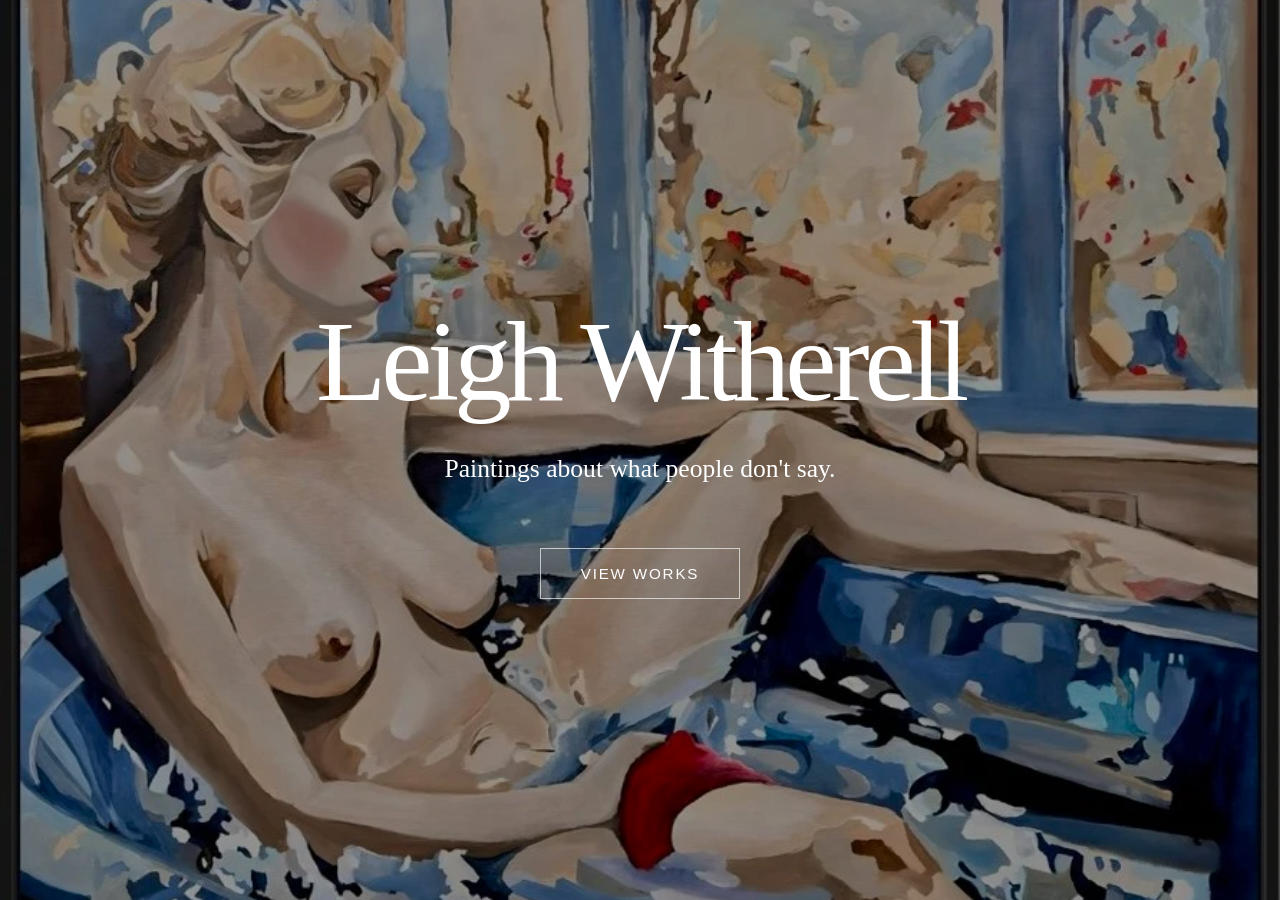
<file: index.html>
<!DOCTYPE html>
<html lang="en">
<head>
  <meta charset="UTF-8">
  <meta name="viewport"
        content="width=device-width, initial-scale=1.0">

  <title>Leigh Witherell | Artist</title>
  <meta name="description"
        content="Leigh Witherell — Paintings about what people don't say.">

  <link rel="stylesheet" href="css/style.css">
</head>

<body class="home-page">

  <main class="hero">
    <div class="hero-content">
      <h1>Leigh Witherell</h1>

      <p>Paintings about what people don't say.</p>

      <a href="works.html" class="view-works">
        VIEW WORKS
      </a>
    </div>
  </main>

</body>
</html>
</file>
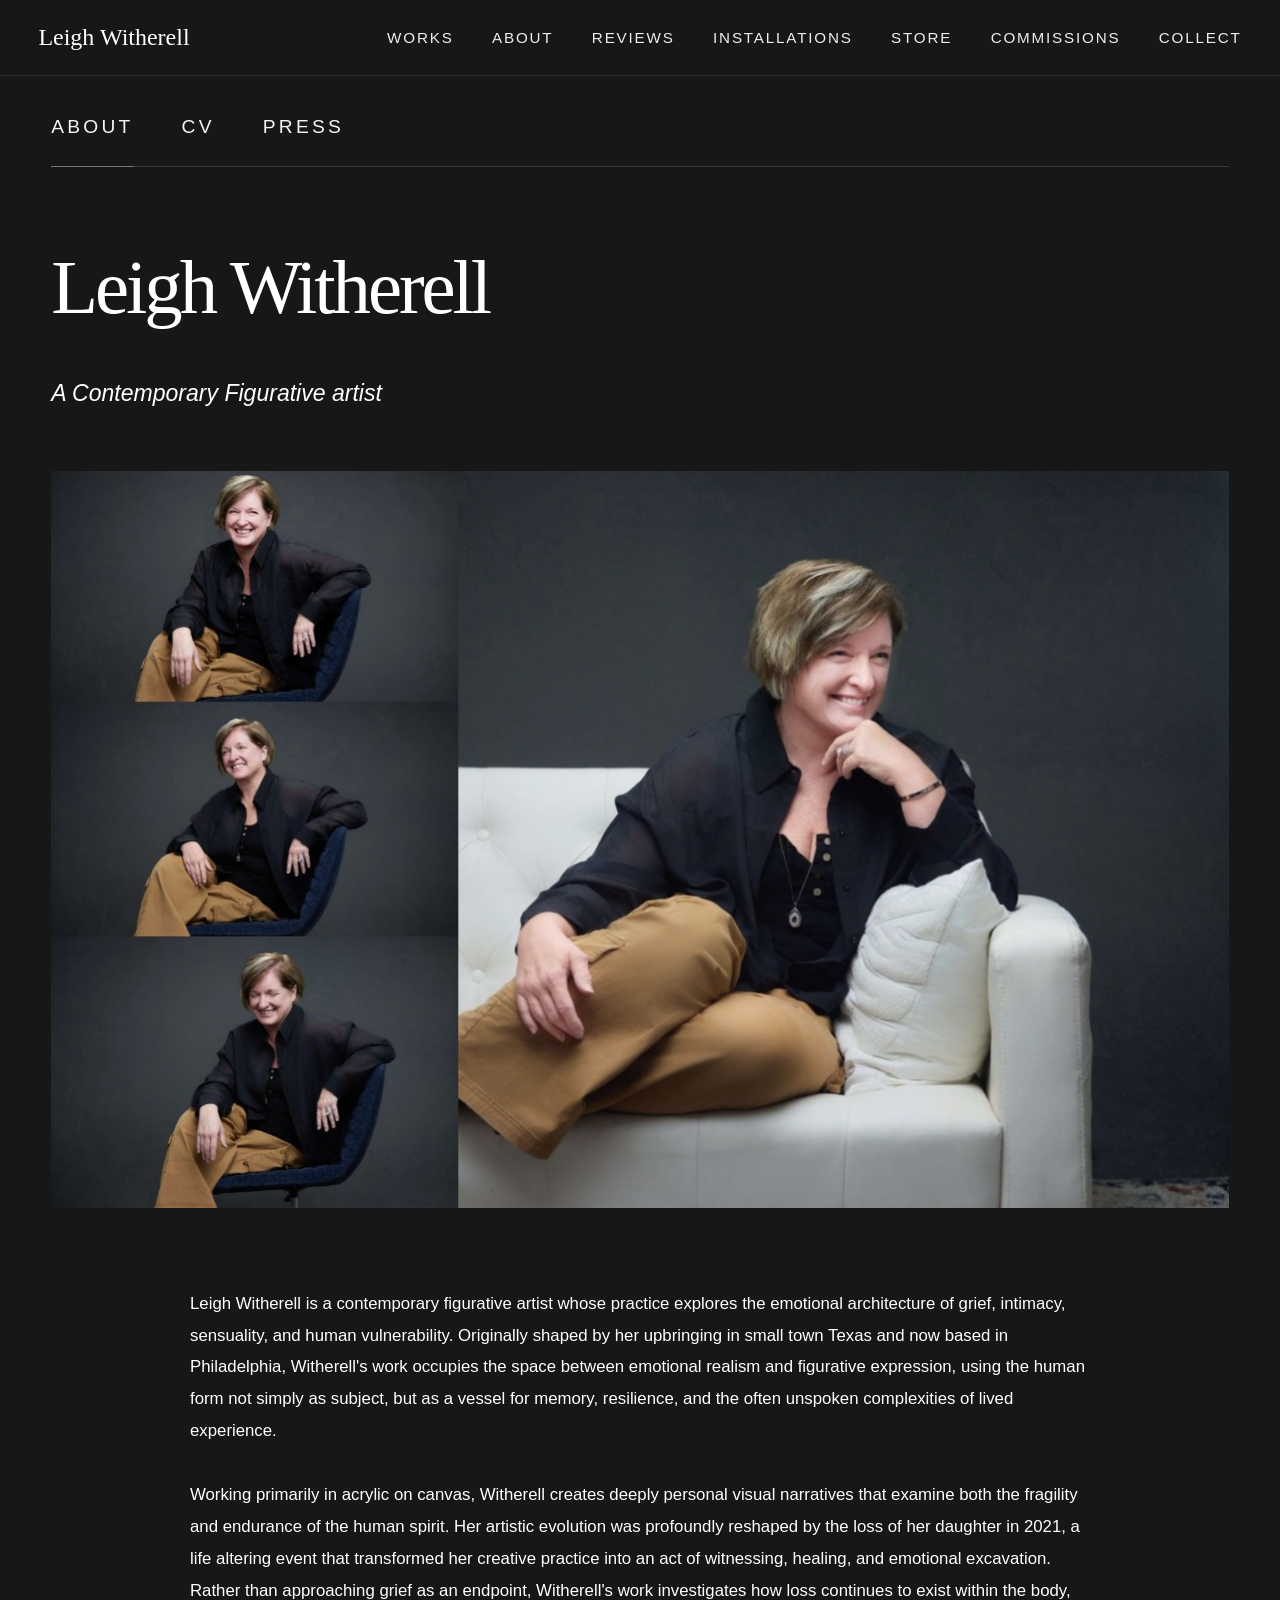
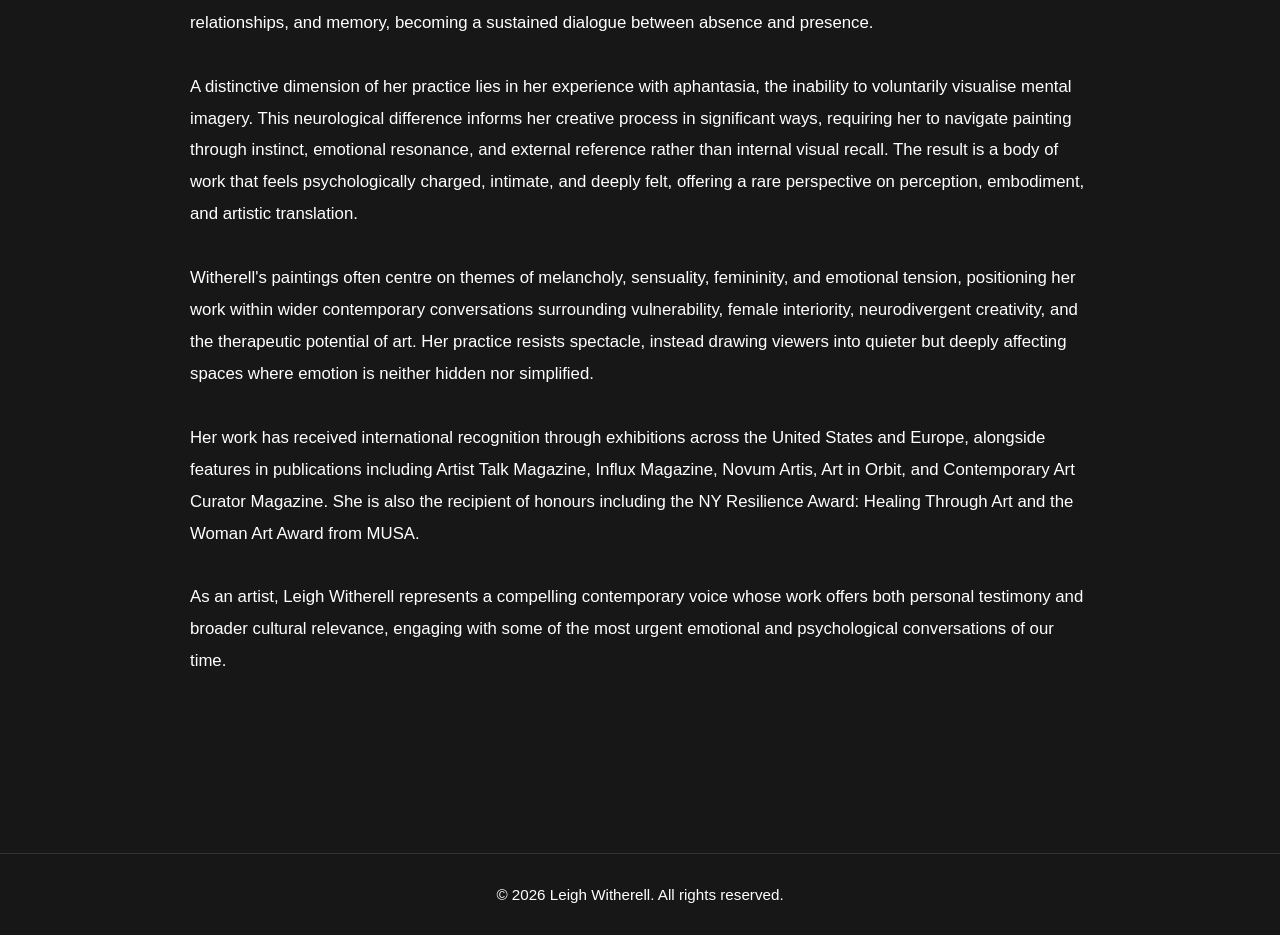
<file: about.html>
<!DOCTYPE html>
<html lang="en">

<head>
  <meta charset="UTF-8">
  <meta name="viewport"
        content="width=device-width, initial-scale=1.0">

  <meta name="description"
        content="About Leigh Witherell, contemporary figurative artist based in Philadelphia.">

  <title>About | Leigh Witherell</title>

  <link rel="stylesheet" href="css/style.css">
  <script src="js/about.js" defer></script>
  <script src="js/cv-data.js" defer></script>
<script src="js/cv.js" defer></script>
  <script src="js/navigation.js" defer></script>
</head>

<body class="about-page">

  <!-- MAIN SITE NAVIGATION -->

  <header class="site-header">

    <a class="site-logo" href="index.html">
      Leigh Witherell
    </a>

    <button
      class="menu-toggle"
      type="button"
      aria-label="Toggle navigation"
      aria-expanded="false"
      aria-controls="site-nav">
      ☰
    </button>

    <nav
      id="site-nav"
      class="site-nav"
      aria-label="Main navigation">

      <a href="works.html">Works</a>
      <a href="about.html" aria-current="page">About</a>
      <a href="reviews.html">Reviews</a>
      <a href="installations.html">Installations</a>
      <a href="store.html">Store</a>
      <a href="commissions.html">Commissions</a>
      <a href="collect.html">Collect</a>

    </nav>

  </header>


  <main class="about-main">

    <!-- ABOUT / CV / PRESS TABS -->

    <div class="about-tabs"
         role="tablist"
         aria-label="Artist information">

      <button
        id="tab-about"
        class="about-tab active"
        type="button"
        role="tab"
        aria-selected="true"
        aria-controls="panel-about"
        tabindex="0"
        data-tab="about">
        About
      </button>

      <button
        id="tab-cv"
        class="about-tab"
        type="button"
        role="tab"
        aria-selected="false"
        aria-controls="panel-cv"
        tabindex="-1"
        data-tab="cv">
        CV
      </button>

      <button
        id="tab-press"
        class="about-tab"
        type="button"
        role="tab"
        aria-selected="false"
        aria-controls="panel-press"
        tabindex="-1"
        data-tab="press">
        Press
      </button>

    </div>


    <!-- ABOUT SECTION -->

    <section
      id="panel-about"
      class="about-panel"
      role="tabpanel"
      aria-labelledby="tab-about"
      tabindex="0">

      <h1 class="about-heading">
        Leigh Witherell
      </h1>

      <p class="about-subtitle">
        A Contemporary Figurative artist
      </p>

      <!-- ARTIST COLLAGE -->

      <div class="about-portrait">

        <img
          src="assets/images/Artist/Leigh1.jpg"
          alt="Portrait collage of artist Leigh Witherell"
        >

      </div>


      <!-- ARTIST BIOGRAPHY -->

      <div class="artist-bio">

        <p>
          Leigh Witherell is a contemporary figurative artist whose practice explores the emotional architecture of grief, intimacy, sensuality, and human vulnerability. Originally shaped by her upbringing in small town Texas and now based in Philadelphia, Witherell's work occupies the space between emotional realism and figurative expression, using the human form not simply as subject, but as a vessel for memory, resilience, and the often unspoken complexities of lived experience.
        </p>

        <p>
          Working primarily in acrylic on canvas, Witherell creates deeply personal visual narratives that examine both the fragility and endurance of the human spirit. Her artistic evolution was profoundly reshaped by the loss of her daughter in 2021, a life altering event that transformed her creative practice into an act of witnessing, healing, and emotional excavation. Rather than approaching grief as an endpoint, Witherell's work investigates how loss continues to exist within the body, relationships, and memory, becoming a sustained dialogue between absence and presence.
        </p>

        <p>
          A distinctive dimension of her practice lies in her experience with aphantasia, the inability to voluntarily visualise mental imagery. This neurological difference informs her creative process in significant ways, requiring her to navigate painting through instinct, emotional resonance, and external reference rather than internal visual recall. The result is a body of work that feels psychologically charged, intimate, and deeply felt, offering a rare perspective on perception, embodiment, and artistic translation.
        </p>

        <p>
          Witherell's paintings often centre on themes of melancholy, sensuality, femininity, and emotional tension, positioning her work within wider contemporary conversations surrounding vulnerability, female interiority, neurodivergent creativity, and the therapeutic potential of art. Her practice resists spectacle, instead drawing viewers into quieter but deeply affecting spaces where emotion is neither hidden nor simplified.
        </p>

        <p>
          Her work has received international recognition through exhibitions across the United States and Europe, alongside features in publications including Artist Talk Magazine, Influx Magazine, Novum Artis, Art in Orbit, and Contemporary Art Curator Magazine. She is also the recipient of honours including the NY Resilience Award: Healing Through Art and the Woman Art Award from MUSA.
        </p>

        <p>
          As an artist, Leigh Witherell represents a compelling contemporary voice whose work offers both personal testimony and broader cultural relevance, engaging with some of the most urgent emotional and psychological conversations of our time.
        </p>

      </div>

    </section>





<!-- CV SECTION -->
<section
  id="panel-cv"
  class="about-panel"
  role="tabpanel"
  aria-labelledby="tab-cv"
  tabindex="0"
  hidden>

  <h1 class="about-heading">Curriculum Vitae</h1>

  <div id="cv-content" class="cv-content">
    <p>Loading curriculum vitae...</p>
  </div>
</section>

    <!--Press Section-->
<section
  id="panel-press"
  class="about-panel"
  role="tabpanel"
  aria-labelledby="tab-press"
  tabindex="0"
  hidden>

  <h1 class="about-heading">Press</h1>

  <div class="press-content">

    <!-- PODCASTS -->

    <section class="press-section">
      <h2>Podcasts</h2>

      <article class="press-entry">
        <span class="press-date">March 2026</span>
        <div>
          <h3>
            <a href="https://www.empoweredartists.co/" target="_blank" rel="noopener noreferrer">
              Empowered Artist
            </a>
          </h3>
          <ul class="press-subitems">
            <li>
              <a href="https://www.youtube.com/watch?v=N-sqRxeGrSQ" target="_blank" rel="noopener noreferrer">
                Artist Email Marketing &amp; Pricing Strategies
              </a>
            </li>
            <li>
              <a href="https://www.youtube.com/watch?v=6rR9zcAji3Q" target="_blank" rel="noopener noreferrer">
                Tips on Shipping Art &amp; Growing Visibility
              </a>
            </li>
          </ul>
        </div>
      </article>

      <article class="press-entry">
        <span class="press-date">August 2025</span>
        <div>
          <h3>
            <a href="https://www.digitaljournal.com/pr/news/vehement-media/transformative-power-art-leigh-witherell-1118674260.html" target="_blank" rel="noopener noreferrer">
              The Transformative Power of Art
            </a>
          </h3>
          <p>Digital Journal</p>
        </div>
      </article>

      <article class="press-entry">
        <span class="press-date">June 2025</span>
        <div>
          <h3>
            <a href="https://www.empoweredartists.co/" target="_blank" rel="noopener noreferrer">
              Empowered Artist
            </a>
          </h3>
          <ul class="press-subitems">
            <li>
              <a href="https://riverside.fm/shared/exported-clip/e22501434883925f7175" target="_blank" rel="noopener noreferrer">
                How she grew her Instagram account
              </a>
            </li>
            <li>
              <a href="https://riverside.fm/shared/exported-clip/c4781f3d7fcc45ad9a8d" target="_blank" rel="noopener noreferrer">
                Featured in over 30 art magazines
              </a>
            </li>
            <li>
              <a href="https://riverside.fm/shared/exported-clip/6e8e69e74395e0ab81dc" target="_blank" rel="noopener noreferrer">
                Into over 40 art shows
              </a>
            </li>
          </ul>
        </div>
      </article>

      <article class="press-entry">
        <span class="press-date">December 2024</span>
        <div>
          <h3>
            <a href="https://youtu.be/giaGypfnqEU" target="_blank" rel="noopener noreferrer">
              551 - Leigh Witherell
            </a>
          </h3>
          <p>ArtByArtists</p>
        </div>
      </article>

      <article class="press-entry">
        <span class="press-date">December 2023</span>
        <div>
          <h3>
            <a href="https://www.artistcloseup.com/blog/podcast-leigh-witherell" target="_blank" rel="noopener noreferrer">
              #11: Leigh Witherell | Melancholy Artistry and Sentient AI
            </a>
          </h3>
          <p>Art in Orbit Podcast</p>
          <ul class="press-subitems">
            <li>
              <a href="https://open.spotify.com/episode/2ssN7zLvmXjFSgpjmGBy7T?si=f7U7wwerRCGUusTKj2wU4g" target="_blank" rel="noopener noreferrer">
                Listen on Spotify
              </a>
            </li>
            <li>
              <a href="https://podcasts.apple.com/us/podcast/leigh-witherell-melancholy-artistry-and-sentient-ai/id1672834839?i=1000637930406" target="_blank" rel="noopener noreferrer">
                Listen on Apple Podcasts
              </a>
            </li>
          </ul>
        </div>
      </article>
    </section>


    <!-- PRESS ARTICLES -->

    <section class="press-section">
      <h2>Articles</h2>

      <article class="press-entry">
        <span class="press-date">September 2026</span>
        <div>
          <h3>
            <a href="https://womeninartsnetwork.com/leigh-witherell-on-loss-love-healing/" target="_blank" rel="noopener noreferrer">
              This Artist Uses the Human Figure to Tell Stories of Loss, Love and Healing | Leigh Witherell
            </a>
          </h3>
          <p>Women in Arts Network</p>
        </div>
      </article>

      <article class="press-entry">
        <span class="press-date">May 8, 2026</span>
        <div>
          <h3>
            <a href="https://theartisanmagazine.com/nude-night-st-pete/" target="_blank" rel="noopener noreferrer">
              Review: Nude Nite in St. Petersburg — Art, Atmosphere, and the Human Form
            </a>
          </h3>
          <p>The Artisan Magazine</p>
        </div>
      </article>

      <article class="press-entry">
        <span class="press-date">Spring 2026</span>
        <div>
          <h3>
            <a href="https://www.culturaldose.com/post/leigh-witherell-painting-the-spaces-culture-tries-to-ignore" target="_blank" rel="noopener noreferrer">
              Painting the Spaces Culture Tries to Ignore
            </a>
          </h3>
          <p>Cultural Dose</p>
        </div>
      </article>

      <article class="press-entry">
        <span class="press-date">March 2026</span>
        <div>
          <h3>
            <a href="https://artherstorymagazine.com/" target="_blank" rel="noopener noreferrer">
              Most Inspiring Women Artists of 2025
            </a>
          </h3>
          <p>Art HerStory Magazine</p>
        </div>
      </article>

      <article class="press-entry">
        <span class="press-date">February 2026</span>
        <div>
          <h3>
            <a href="https://www.pjasmag.org/featured-profile/leigh-witherell" target="_blank" rel="noopener noreferrer">
              Featured Profile
            </a>
          </h3>
          <p>PJAS Print Hub</p>
        </div>
      </article>

      <article class="press-entry">
        <span class="press-date">January 2026</span>
        <div>
          <h3>
            <a href="https://boldjourney.com/an-inspired-chat-with-leigh-witherell-of-center-city-highlight/" target="_blank" rel="noopener noreferrer">
              An Inspired Chat with Leigh Witherell
            </a>
          </h3>
          <p>Bold Journey</p>
        </div>
      </article>

      <article class="press-entry">
        <span class="press-date">January 2026</span>
        <div>
          <h3>
            <a href="https://www.hintonmagazine.com/post/leigh-witherell-painting-the-quiet-conversations-of-the-human-soul" target="_blank" rel="noopener noreferrer">
              Painting the Quiet Conversations of the Human Soul
            </a>
          </h3>
          <p>Hinton Magazine</p>
        </div>
      </article>

      <article class="press-entry">
        <span class="press-date">January 2026</span>
        <div>
          <h3>
            <a href="https://artdaily.com/news/189560/Beyond-Borders--Leigh-Witherell-s-Creative-Growth-Through-Global-Exposure" target="_blank" rel="noopener noreferrer">
              Beyond Borders: Creative Growth Through Global Exposure
            </a>
          </h3>
          <p>artdaily</p>
        </div>
      </article>

      <article class="press-entry">
        <span class="press-date">January 2026</span>
        <div>
          <h3>
            <a href="https://www.dailyscanner.com/leigh-witherells-artistic-mission-educating-through-the-invisibility-project/" target="_blank" rel="noopener noreferrer">
              Educating Through The Invisibility Project
            </a>
          </h3>
          <p>Daily Scanner</p>
        </div>
      </article>

      <article class="press-entry">
        <span class="press-date">December 2025</span>
        <div>
          <h3>
            <a href="https://www.technewsvision.com/leigh-witherell-vs-the-algorithm-navigating-censorship-in-the-digital-art-world/" target="_blank" rel="noopener noreferrer">
              Leigh Witherell vs. the Algorithm
            </a>
          </h3>
          <p>Tech News Vision</p>
        </div>
      </article>

      <article class="press-entry">
        <span class="press-date">December 2025</span>
        <div>
          <h3>
            <a href="https://nytabloid.com/leigh-witherells-journey-through-grief-turning-loss-into-visual-storytelling/" target="_blank" rel="noopener noreferrer">
              Journey Through Grief: Turning Loss Into Visual Storytelling
            </a>
          </h3>
          <p>NY Tabloid</p>
        </div>
      </article>

      <article class="press-entry">
        <span class="press-date">December 2025</span>
        <div>
          <h3>
            <a href="https://www.bigtimedaily.com/every-life-is-a-story-leigh-witherells-art-of-capturing-connection/" target="_blank" rel="noopener noreferrer">
              Every Life Is a Story
            </a>
          </h3>
          <p>Big Time Daily</p>
        </div>
      </article>

      <article class="press-entry">
        <span class="press-date">December 2025</span>
        <div>
          <h3>
            <a href="https://lalifestylemag.com/beyond-the-canvas-leigh-witherells-stand-for-artistic-freedom-and-authentic-expression/" target="_blank" rel="noopener noreferrer">
              Stand for Artistic Freedom
            </a>
          </h3>
          <p>LA Lifestyle Magazine</p>
        </div>
      </article>

      <article class="press-entry">
        <span class="press-date">June 2025</span>
        <div>
          <h3>
            <a href="https://opulencemag.co.uk/2025/06/20/leigh-witherell-artist-profile/" target="_blank" rel="noopener noreferrer">
              Dynamic Brush Work &amp; Raw Emotion
            </a>
          </h3>
          <p>Opulence Magazine</p>
        </div>
      </article>

      <article class="press-entry">
        <span class="press-date">2025</span>
        <div>
          <h3>
            <a href="https://www.nyweeklymagazine.com/blog/top-20-inspirational-women-to-look-out-for-in-2025" target="_blank" rel="noopener noreferrer">
              Top 20 Inspirational Women To Look Out For In 2025
            </a>
          </h3>
          <p>NY Weekly Magazine</p>
        </div>
      </article>

      <article class="press-entry">
        <span class="press-date">March 2025</span>
        <div>
          <h3>
            <a href="https://artstoheartsproject.com/the-art-of-feeling-seen-and-understood-leigh-witherell/" target="_blank" rel="noopener noreferrer">
              The Art of Feeling Seen and Understood
            </a>
          </h3>
          <p>Arts to Hearts Project</p>
        </div>
      </article>

      <article class="press-entry">
        <span class="press-date">January 2025</span>
        <div>
          <h3>
            <a href="https://boldjourney.com/meet-leigh-witherell/" target="_blank" rel="noopener noreferrer">
              Meet Leigh Witherell
            </a>
          </h3>
          <p>Bold Journey</p>
        </div>
      </article>

      <article class="press-entry">
        <span class="press-date">Winter 2025</span>
        <div>
          <h3>
            <a href="https://www.arttourinternational.com/publications/2025-winter-issue/" target="_blank" rel="noopener noreferrer">
              Featured Artist
            </a>
          </h3>
          <p>ArtTour International Magazine</p>
        </div>
      </article>

      <article class="press-entry">
        <span class="press-date">December 2024</span>
        <div>
          <h3>
            <a href="https://canvasrebel.com/meet-leigh-witherell/" target="_blank" rel="noopener noreferrer">
              Meet Leigh Witherell
            </a>
          </h3>
          <p>Canvas Rebel</p>
        </div>
      </article>

      <article class="press-entry">
        <span class="press-date">March 2024</span>
        <div>
          <h3>
            <a href="https://www.arttourinternational.com/leigh-witherell-top-featured-artist-2024/" target="_blank" rel="noopener noreferrer">
              Soulful Narratives: The Poignant Artistry
            </a>
          </h3>
          <p>Art Tour International</p>
        </div>
      </article>

      <article class="press-entry">
        <span class="press-date">March 2024</span>
        <div>
          <h3>
            <a href="https://www.everythingbrevard.com/blog/artist-leigh-witherell-paints-the-many-faces-of-grief" target="_blank" rel="noopener noreferrer">
              Artist Leigh Witherell Paints the Many Faces of Grief
            </a>
          </h3>
          <p>Everything Brevard</p>
        </div>
      </article>

      <article class="press-entry">
        <span class="press-date">February 2024 &amp; November 2023</span>
        <div>
          <h3>Artist Profile &amp; Interview</h3>
          <p>Artistcloseup Magazine</p>
          <ul class="press-subitems">
            <li>
              <a href="https://www.artistcloseup.com/blog/interview-leigh-witherell" target="_blank" rel="noopener noreferrer">
                Artist Profile
              </a>
            </li>
            <li>
              <a href="https://www.artistcloseup.com/blog/artist-profile-leigh-witherell" target="_blank" rel="noopener noreferrer">
                Interview
              </a>
            </li>
          </ul>
        </div>
      </article>

      <article class="press-entry">
        <span class="press-date">February &amp; December 2023</span>
        <div>
          <h3>Art Review &amp; Interview</h3>
          <p>Contemporary Art Curator Magazine</p>
          <ul class="press-subitems">
            <li>
              <a href="https://www.contemporaryartcuratormagazine.com/home-2/leigh-witherell-artreview" target="_blank" rel="noopener noreferrer">
                Art Review
              </a>
            </li>
            <li>
              <a href="https://www.contemporaryartcuratormagazine.com/home-2/leigh-witherell" target="_blank" rel="noopener noreferrer">
                Interview
              </a>
            </li>
          </ul>
        </div>
      </article>

      <article class="press-entry">
        <span class="press-date">January 2024</span>
        <div>
          <h3>
            <a href="https://aatonau.com/leigh-witherell-a-portrait-of-resilience-and-expression/" target="_blank" rel="noopener noreferrer">
              A Portrait Of Resilience And Expression
            </a>
          </h3>
          <p>AATONAU</p>
        </div>
      </article>

      <article class="press-entry">
        <span class="press-date">2023</span>
        <div>
          <h3>
            <a href="https://www.artisttalkmagazine.com/leigh-witherell" target="_blank" rel="noopener noreferrer">
              Profile: Leigh Witherell
            </a>
          </h3>
          <p>Artist Talk Magazine</p>
        </div>
      </article>

      <article class="press-entry">
        <span class="press-date">January 2023</span>
        <div>
          <h3>
            <a href="https://www.influx-gallery.com/interviews/leigh-witherell" target="_blank" rel="noopener noreferrer">
              Profile: Leigh Witherell
            </a>
          </h3>
          <p>Influx Gallery</p>
        </div>
      </article>

    </section>


    <!-- ARTWORK PUBLICATIONS -->

    <section class="press-section">
      <h2>Artwork Publications</h2>

      <article class="press-entry">
        <span class="press-date">December 2024</span>
        <div>
          <h3>
            <a href="https://en.artboxpublish.com/" target="_blank" rel="noopener noreferrer">
              Artbox Publish - Artbook 2024
            </a>
          </h3>
          <p>Hardcover</p>
        </div>
      </article>

      <article class="press-entry">
        <span class="press-date">Winter 2025</span>
        <div>
          <h3>
            <a href="https://www.arttourinternational.com/publications/2025-winter-issue/" target="_blank" rel="noopener noreferrer">
              ArtTour International Magazine
            </a>
          </h3>
          <p>Pages 56–57</p>
        </div>
      </article>

      <article class="press-entry">
        <span class="press-date">November–December 2024</span>
        <div>
          <h3>
            <a href="https://www.artloving.net/magazine" target="_blank" rel="noopener noreferrer">
              Art Loving Magazine
            </a>
          </h3>
          <p>Issue 2, pages 50–52</p>
        </div>
      </article>

      <article class="press-entry">
        <span class="press-date">2024</span>
        <div>
          <h3>
            <a href="https://www.artistcloseup.com/" target="_blank" rel="noopener noreferrer">
              Artistcloseup Magazine
            </a>
          </h3>
          <p>Issue #23 (October), #20 (July), #16 (March)</p>
        </div>
      </article>

      <article class="press-entry">
        <span class="press-date">2023–2024</span>
        <div>
          <h3>
            <a href="https://www.artisttalkmagazine.com/" target="_blank" rel="noopener noreferrer">
              Artist Talk Magazine
            </a>
          </h3>
          <p>London Underground Book 2024 (hardcover)</p>
          <p>Times Square Digital Exhibition Book 2023 (hardcover)</p>
          <p>
            Frequent contributor in issues 36, 33, 32, 31, 30,
            28, 27, 25, 24, 22 and 21.
          </p>
          <p>
            <a href="https://www.artisttalkmagazine.com/magazine-archive" target="_blank" rel="noopener noreferrer">
              View magazine archive
            </a>
          </p>
        </div>
      </article>

      <article class="press-entry">
        <span class="press-date">2024</span>
        <div>
          <h3>
            <a href="https://novumartis.com/" target="_blank" rel="noopener noreferrer">
              Novum Artis Magazine
            </a>
          </h3>
          <p>Issue 004 (August), 003 (June), 002 (April)</p>
        </div>
      </article>

      <article class="press-entry">
        <span class="press-date">July 2024</span>
        <div>
          <h3>
            <a href="https://circle-arts.com/artideal-4/" target="_blank" rel="noopener noreferrer">
              Circle Foundation - ArtIDEAL Volume 4
            </a>
          </h3>
          <p>Hardcover, page 107</p>
        </div>
      </article>

      <article class="press-entry">
        <span class="press-date">June 2024</span>
        <div>
          <h3>
            <a href="https://www.contemporaryartcuratormagazine.com/printedmagazine" target="_blank" rel="noopener noreferrer">
              Contemporary Art Curator Magazine
            </a>
          </h3>
          <p>Issue 2, pages 3 and 144–145</p>
        </div>
      </article>

      <article class="press-entry">
        <span class="press-date">2023–2024</span>
        <div>
          <h3>
            <a href="https://www.observica.com/" target="_blank" rel="noopener noreferrer">
              Observica Magazine
            </a>
          </h3>
          <p>Issue 27 (SE 2024), Issue 25 (EE 2023)</p>
        </div>
      </article>

      <article class="press-entry">
        <span class="press-date">2023–2024</span>
        <div>
          <h3>
            <a href="https://www.artistonish.com/" target="_blank" rel="noopener noreferrer">
              Artistonish Magazine
            </a>
          </h3>
          <p>Issue 44 (March 2024), Issue 39 (October 2023), Issue 32 (March 2023)</p>
        </div>
      </article>

    </section>

  </div>

</section>

      </div>

    </section>

  </main>


  <!-- FOOTER -->

  <footer class="site-footer">
    © 2026 Leigh Witherell. All rights reserved.
  </footer>

</body>
</html>
</file>
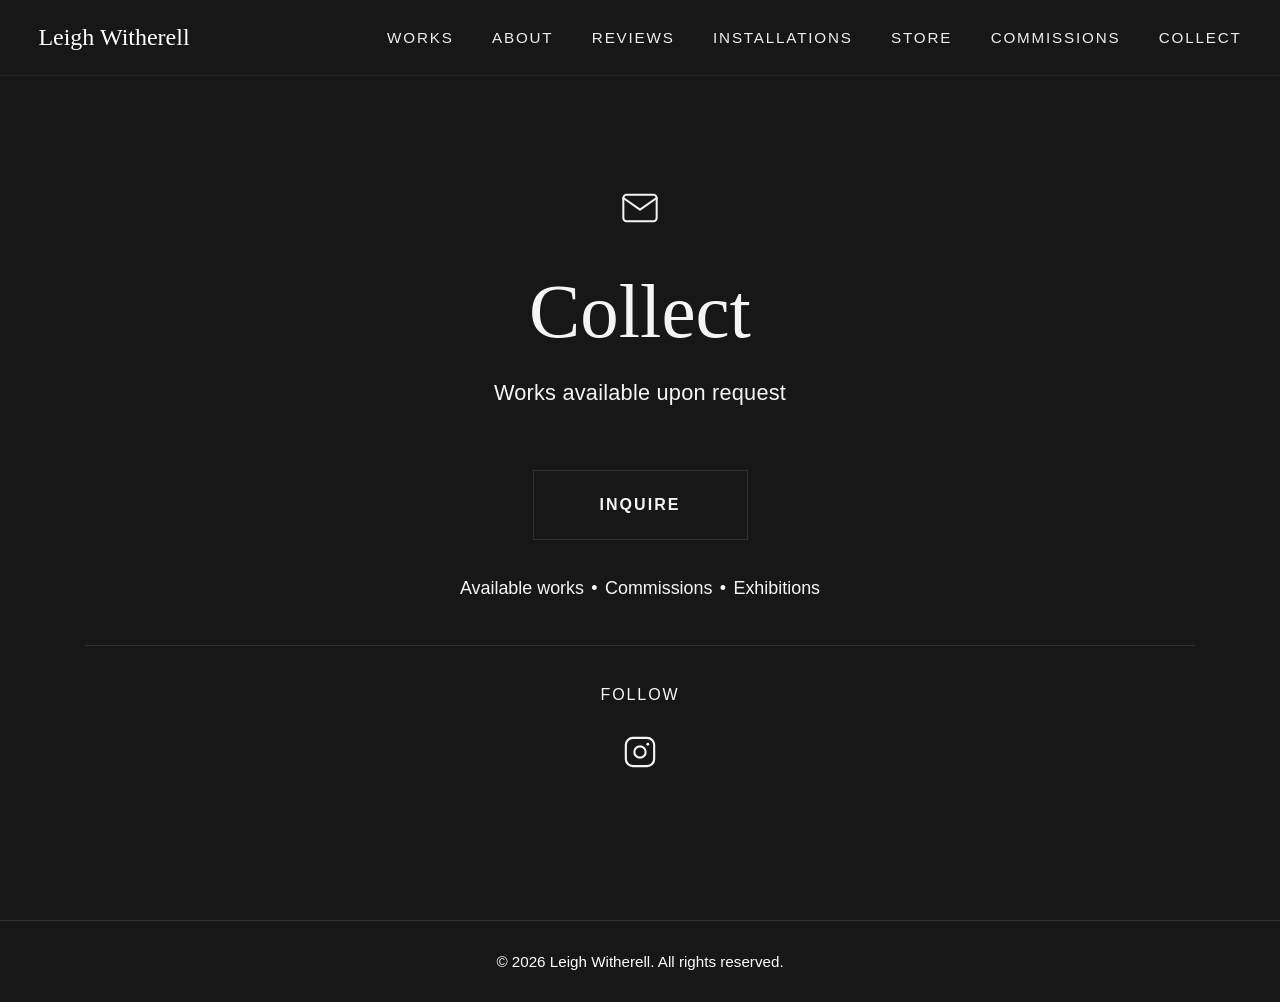
<file: collect.html>
<!DOCTYPE html>
<html lang="en">

<head>
  <meta charset="UTF-8">
  <meta
    name="viewport"
    content="width=device-width, initial-scale=1.0"
  >
  <meta
    name="description"
    content="Inquire about available works, commissions, and exhibitions by Leigh Witherell."
  >

  <title>Collect | Leigh Witherell</title>

  <link rel="stylesheet" href="css/style.css">
  <script src="js/gallery.js" defer></script>
  <script src="js/navigation.js" defer></script>
</head>

<body class="collect-page">

  <!-- NAVIGATION -->

  <header class="site-header">

    <a class="site-logo" href="index.html">
      Leigh Witherell
    </a>

    <button
      class="menu-toggle"
      type="button"
      aria-label="Toggle navigation"
      aria-expanded="false"
      aria-controls="site-nav"
    >
      ☰
    </button>

    <nav
      id="site-nav"
      class="site-nav"
      aria-label="Main navigation"
    >
      <a href="works.html">Works</a>
      <a href="about.html">About</a>
      <a href="reviews.html">Reviews</a>
      <a href="installations.html">Installations</a>
      <a href="store.html">Store</a>
      <a href="commissions.html">Commissions</a>
      <a href="collect.html" aria-current="page">Collect</a>
    </nav>

  </header>


  <!-- COLLECT PAGE -->

  <main class="collect-main">

    <section class="collect-content">

      <!-- Envelope icon -->

      <svg
        class="collect-envelope"
        xmlns="http://www.w3.org/2000/svg"
        width="40"
        height="40"
        viewBox="0 0 24 24"
        fill="none"
        stroke="currentColor"
        stroke-width="1.2"
        stroke-linecap="round"
        stroke-linejoin="round"
        aria-hidden="true"
      >
        <rect x="2" y="4" width="20" height="16" rx="2"/>
        <path d="m2 6 10 7 10-7"/>
      </svg>

      <h1>Collect</h1>

      <p class="collect-subtitle">
        Works available upon request
      </p>

      <!-- REPLACE THE EMAIL ADDRESS BELOW -->

      <a
        class="collect-inquire"
        href="mailto:leigh@witherell.net"
      >
        Inquire
      </a>

      <p class="collect-services">
        Available works
        <span aria-hidden="true">•</span>
        Commissions
        <span aria-hidden="true">•</span>
        Exhibitions
      </p>


      <!-- SOCIAL MEDIA -->

      <div class="collect-social">

        <h2>Follow</h2>

        <!-- REPLACE THE INSTAGRAM URL BELOW -->

        <a
          class="collect-instagram"
          href="https://www.instagram.com/leighwitherell/"
          target="_blank"
          rel="noopener noreferrer"
          aria-label="Visit Leigh Witherell on Instagram"
        >

          <!-- Instagram camera icon -->

          <svg
            xmlns="http://www.w3.org/2000/svg"
            width="34"
            height="34"
            viewBox="0 0 24 24"
            fill="none"
            stroke="currentColor"
            stroke-width="1.5"
            stroke-linecap="round"
            stroke-linejoin="round"
            aria-hidden="true"
          >
            <rect
              x="2"
              y="2"
              width="20"
              height="20"
              rx="5"
              ry="5"
            />
            <circle cx="12" cy="12" r="4"/>
            <circle cx="17.5" cy="6.5" r="1" fill="currentColor" stroke="none"/>
          </svg>

        </a>

      </div>

    </section>

  </main>


  <!-- FOOTER -->

  <footer class="site-footer">
    © 2026 Leigh Witherell. All rights reserved.
  </footer>

</body>
</html>
</file>
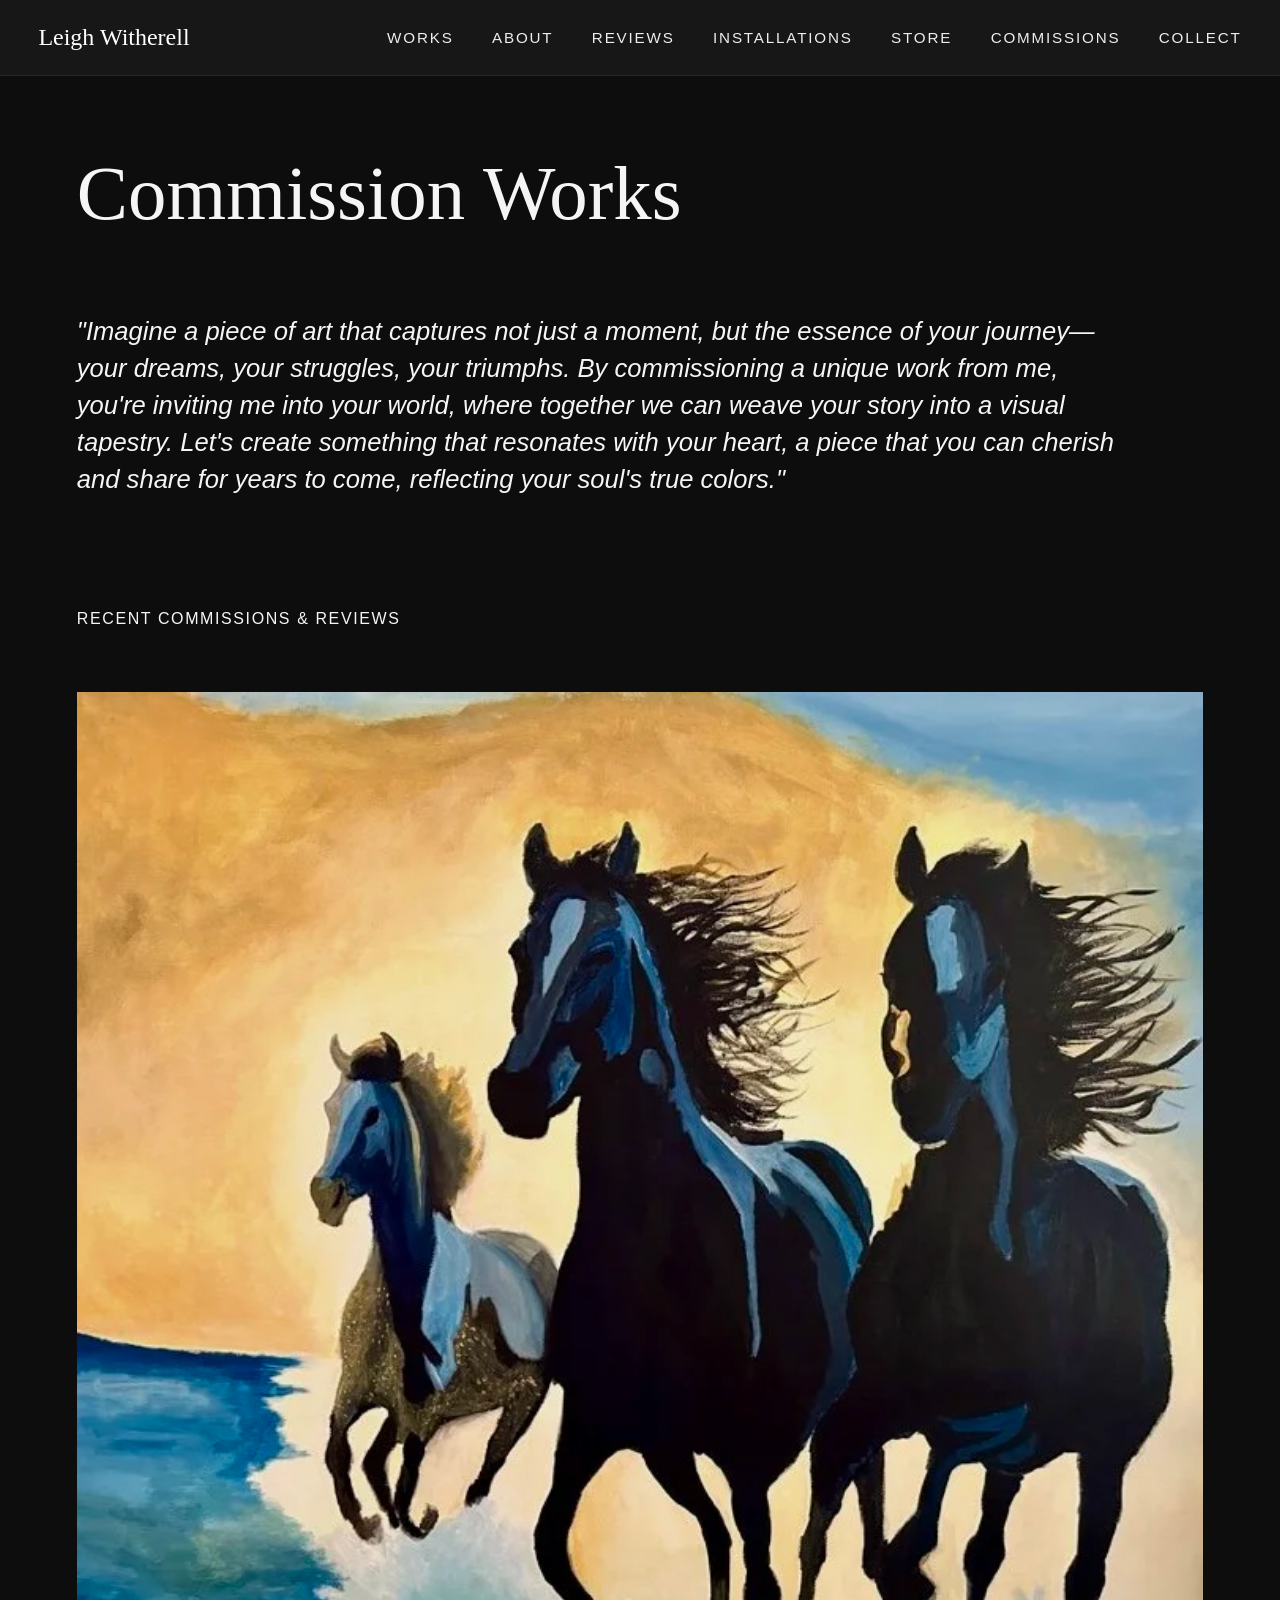
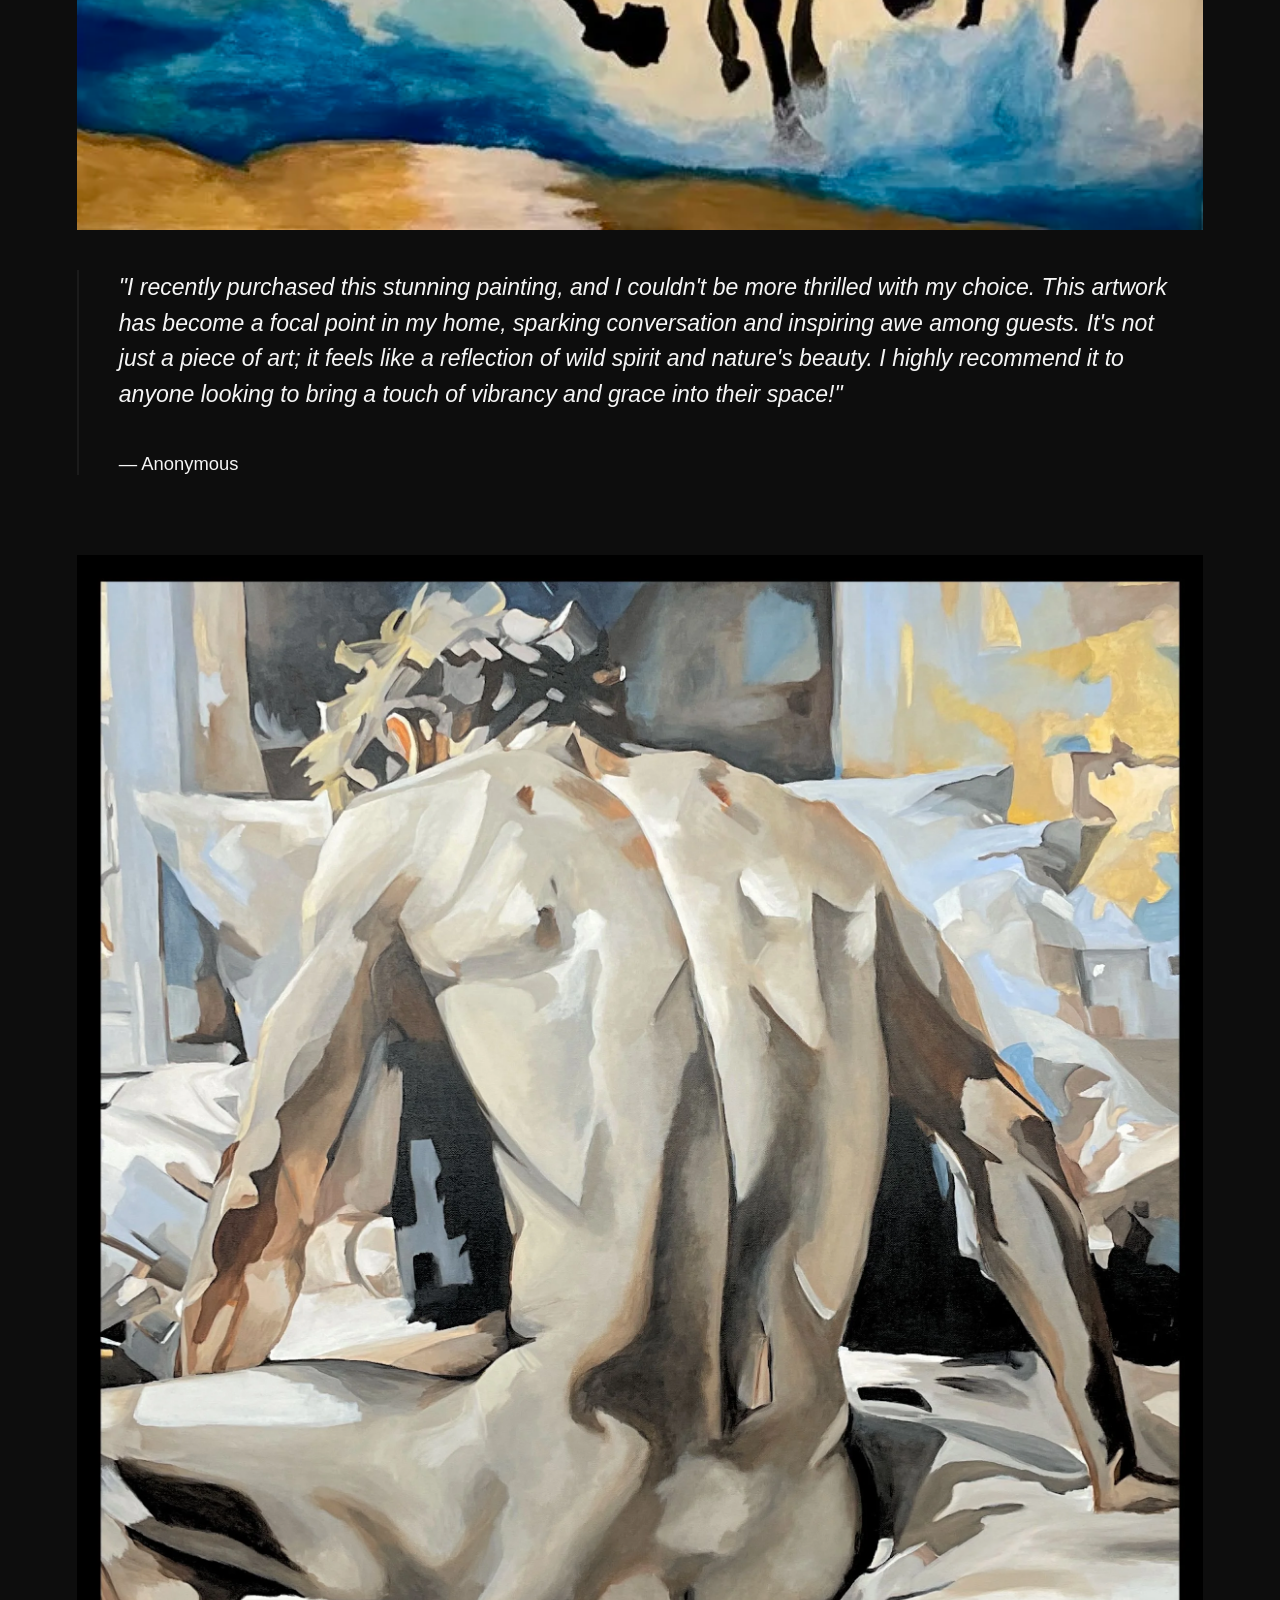
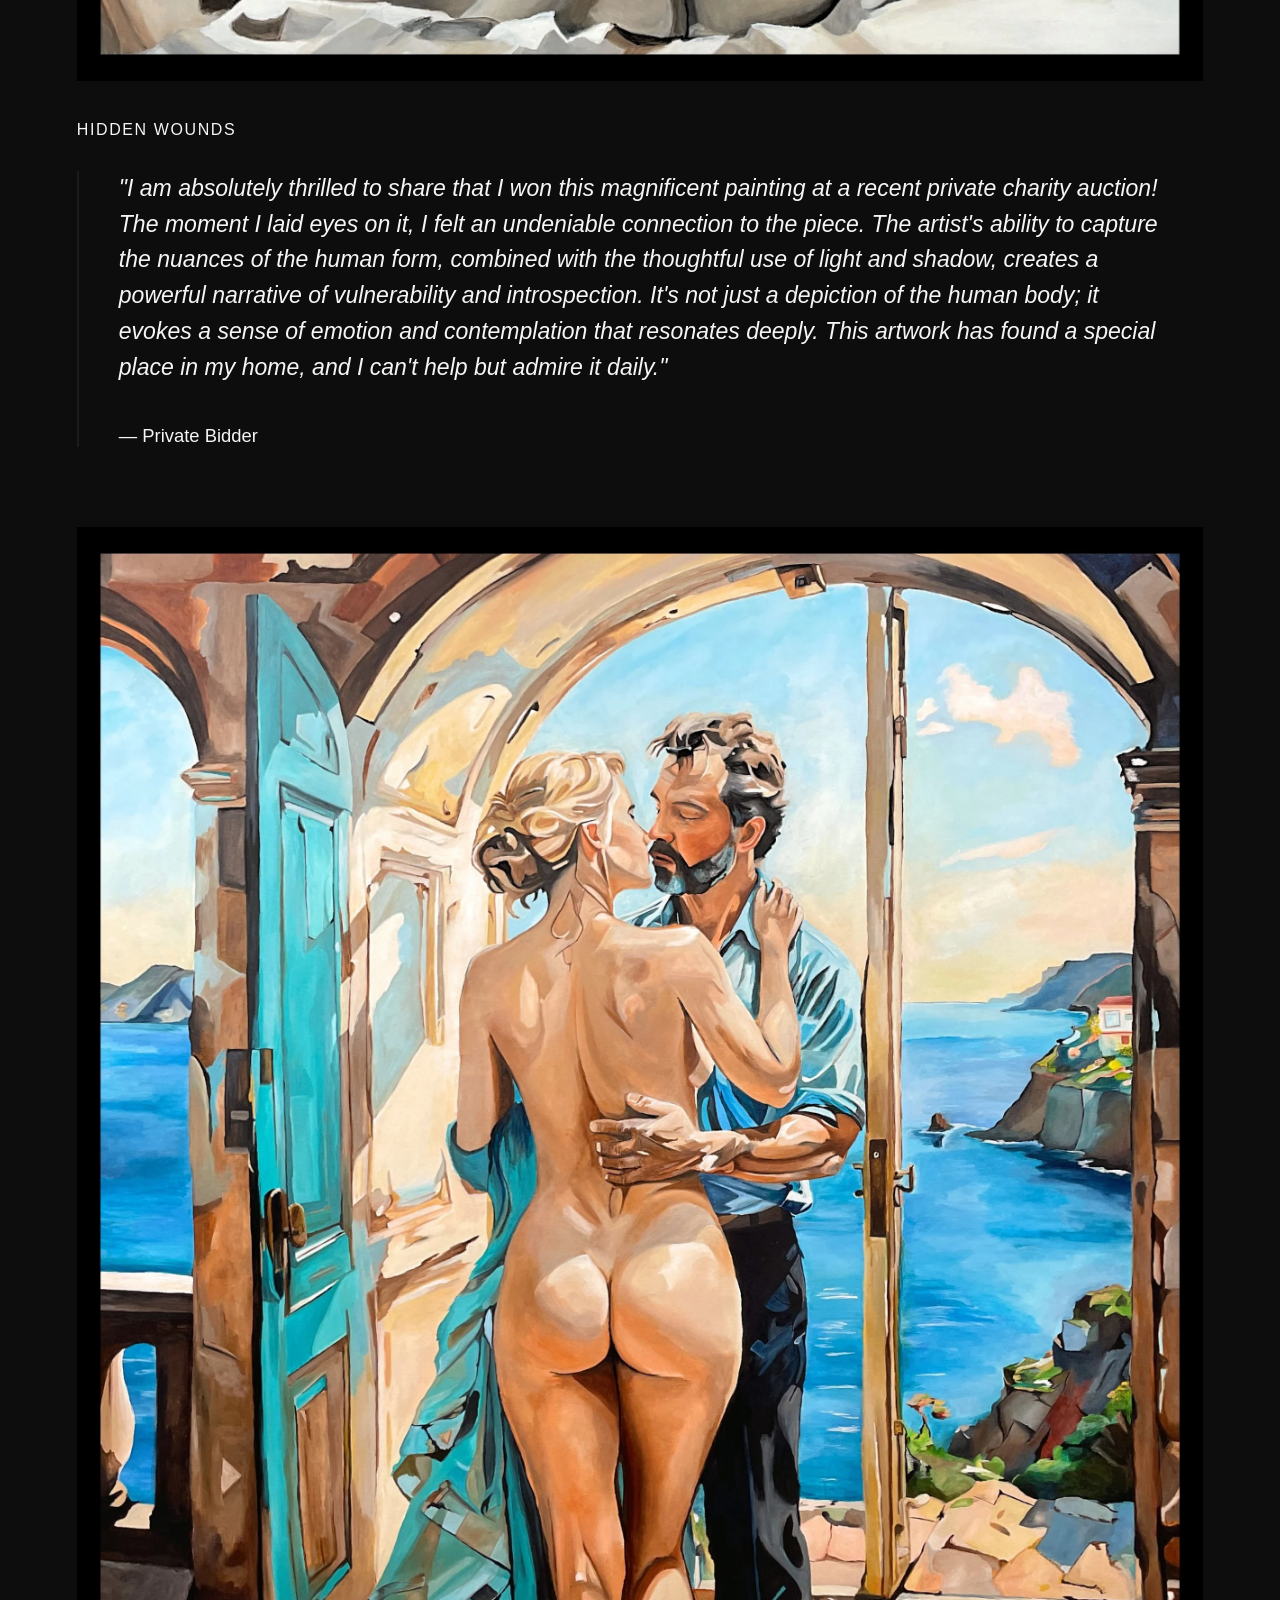
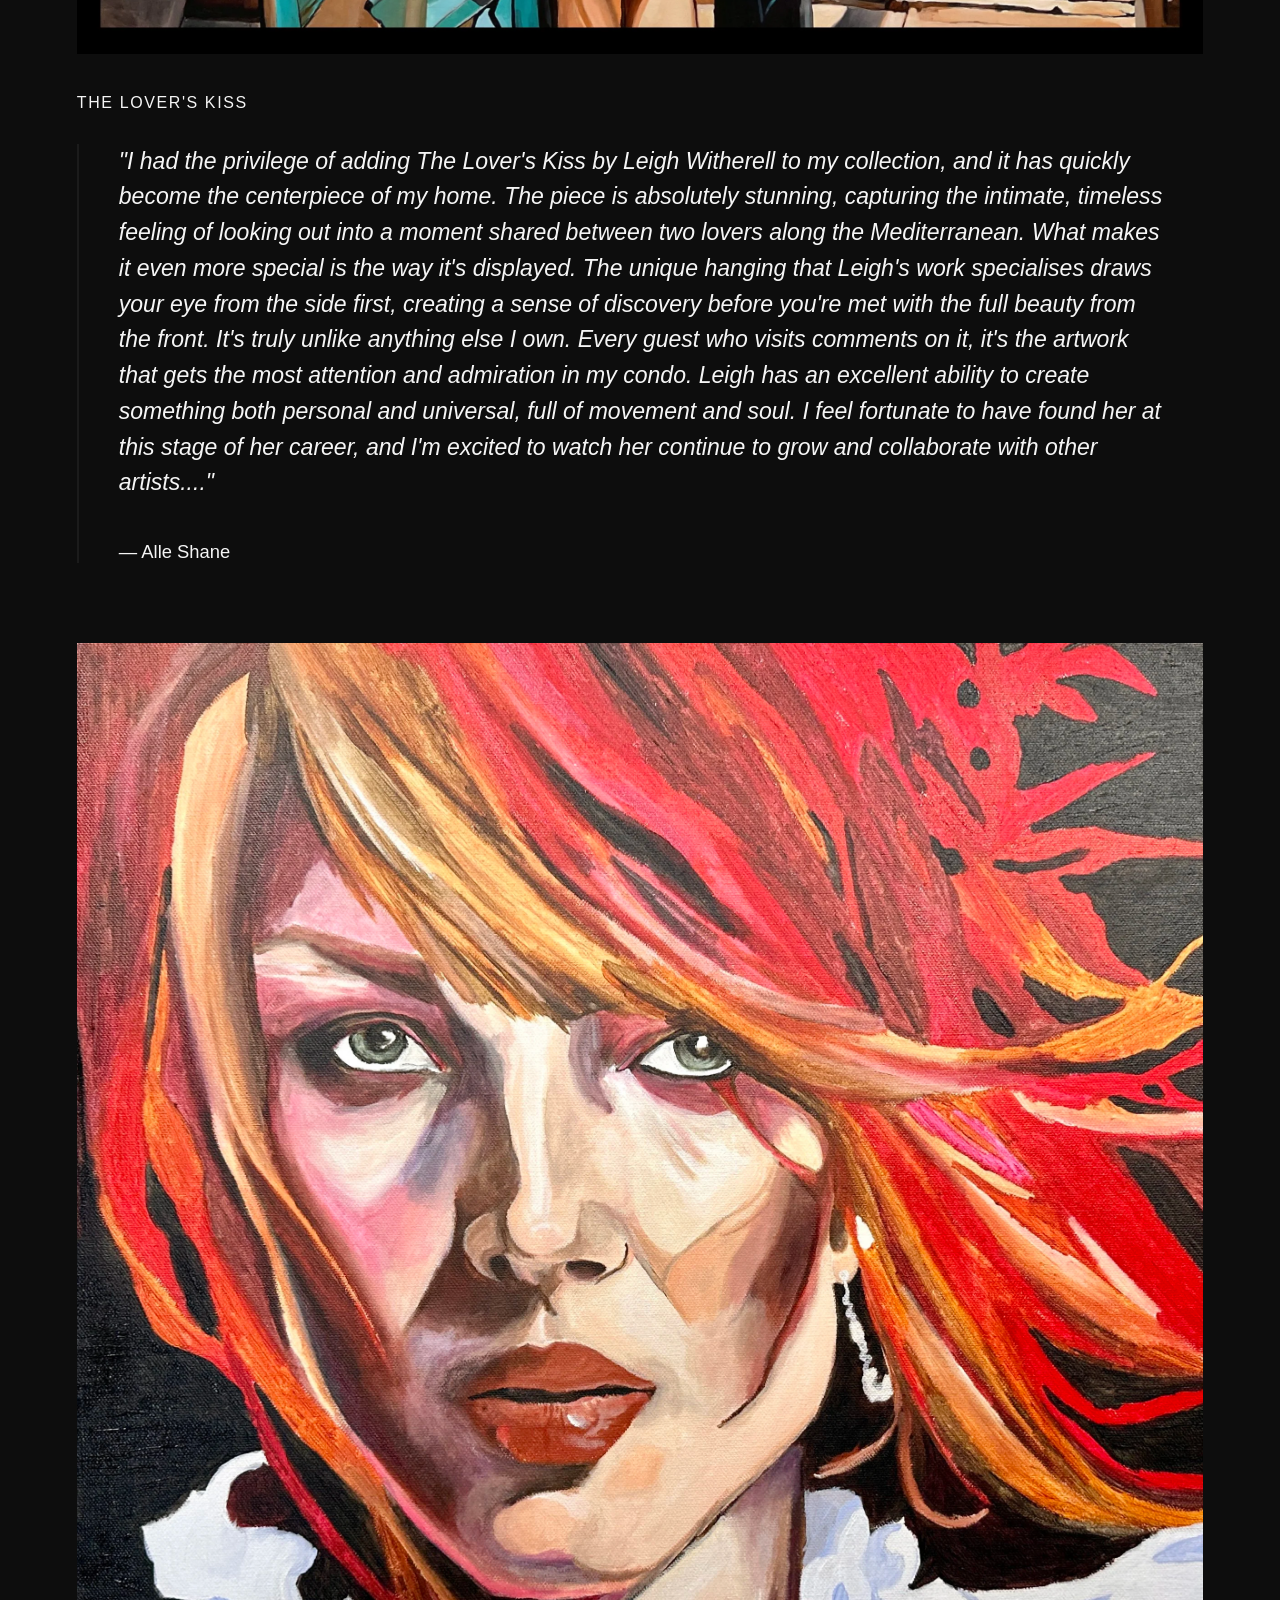
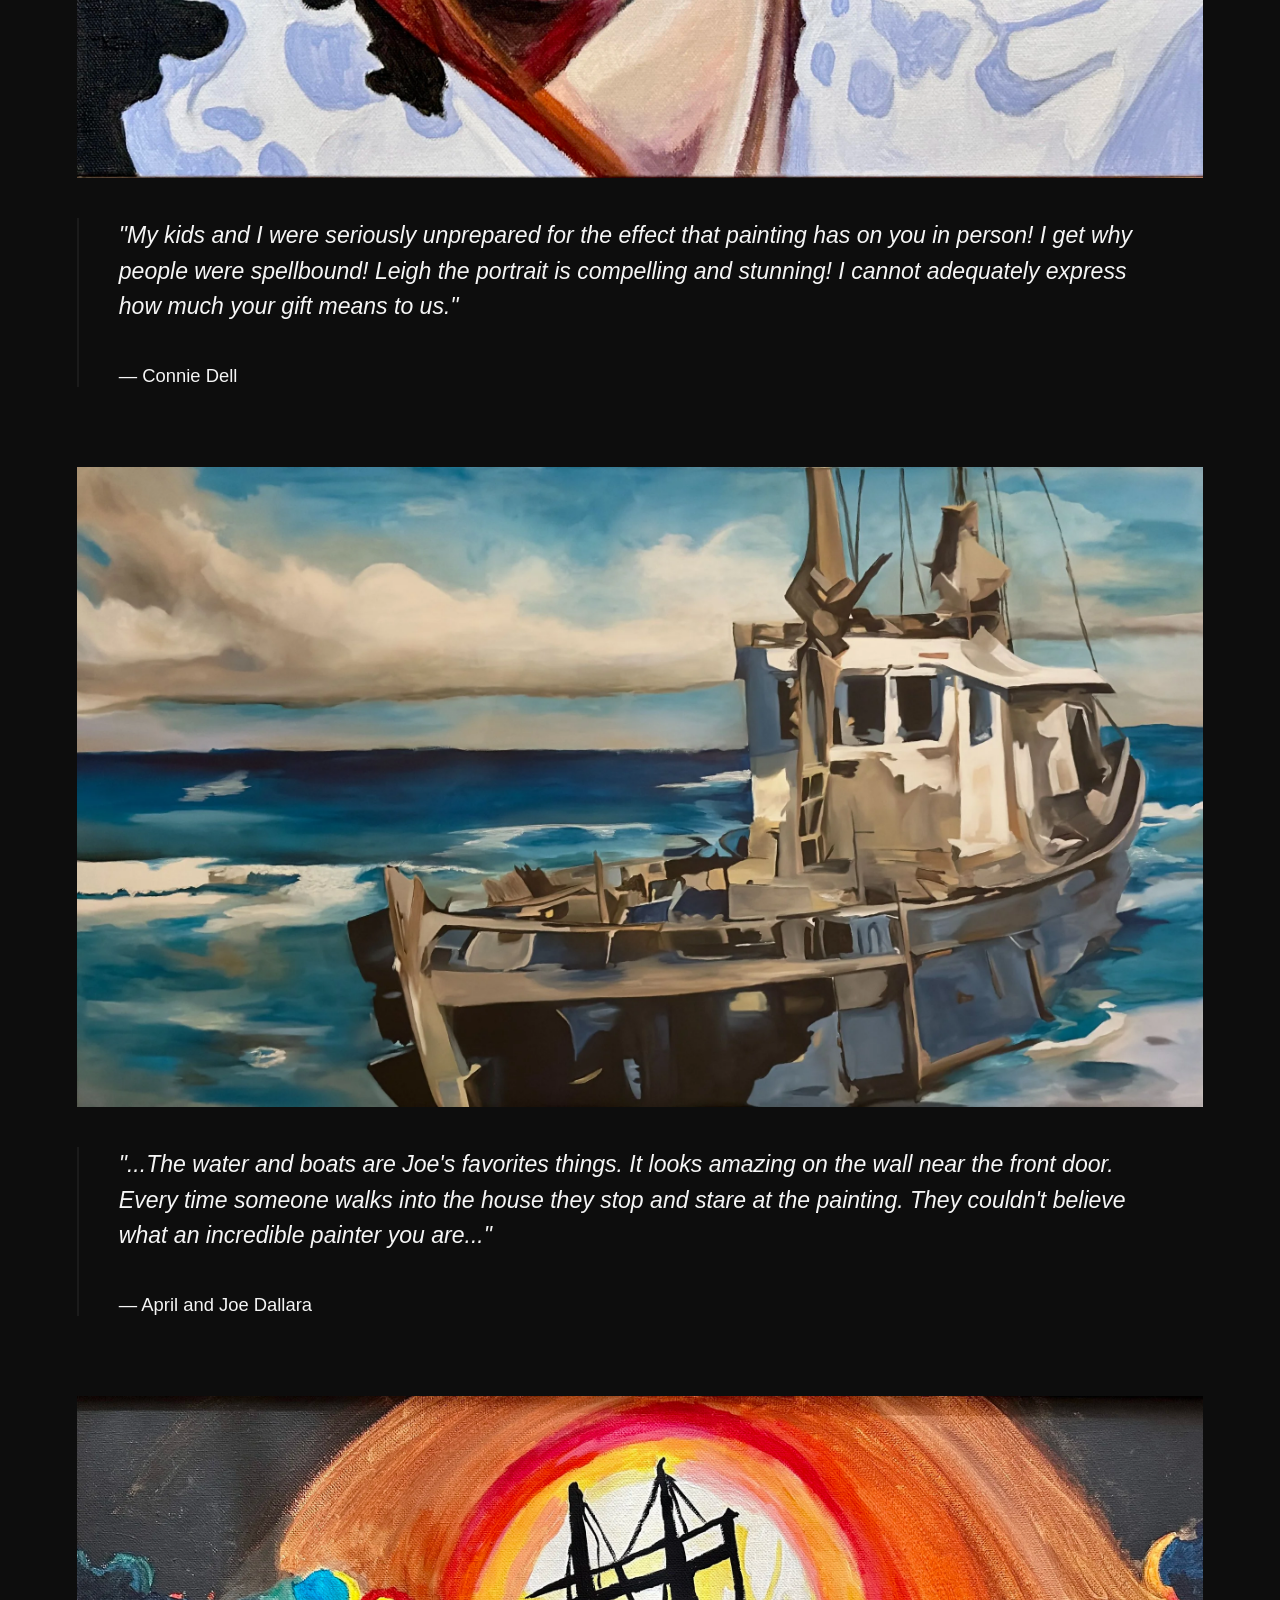
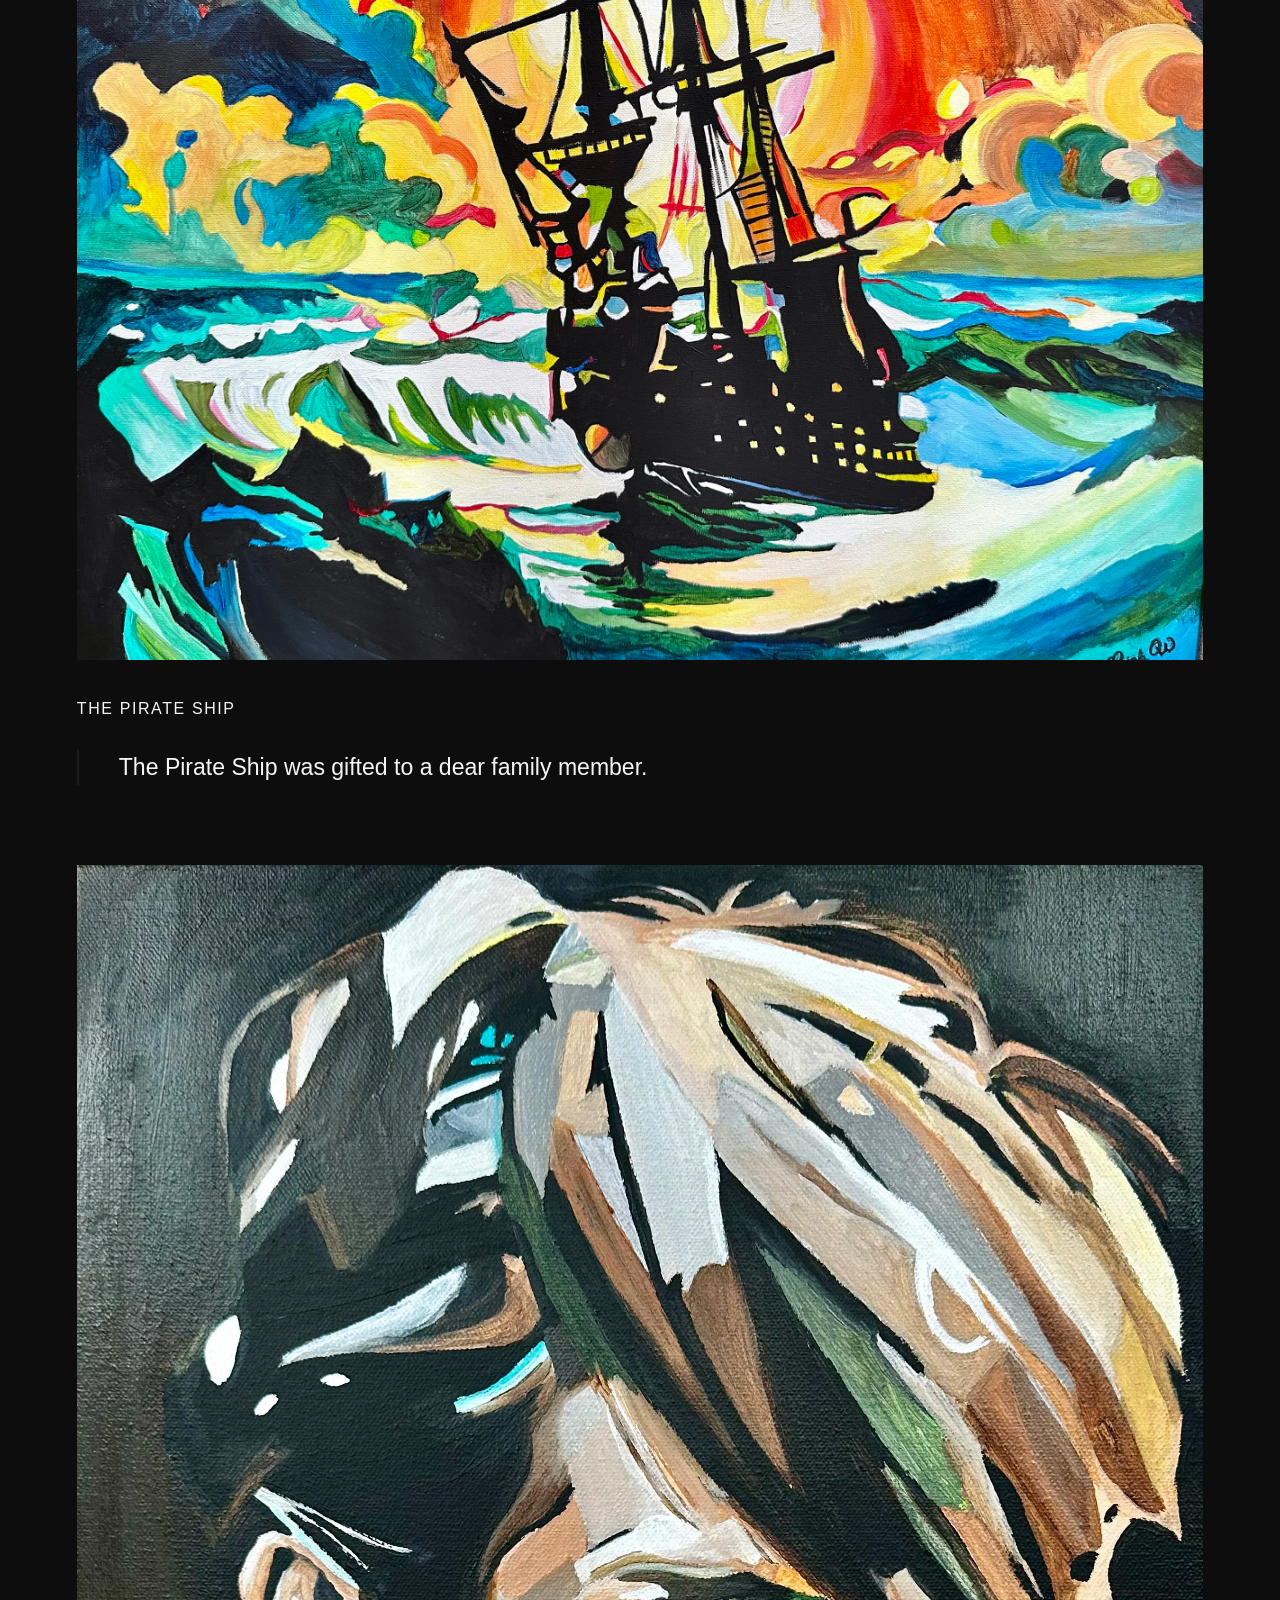
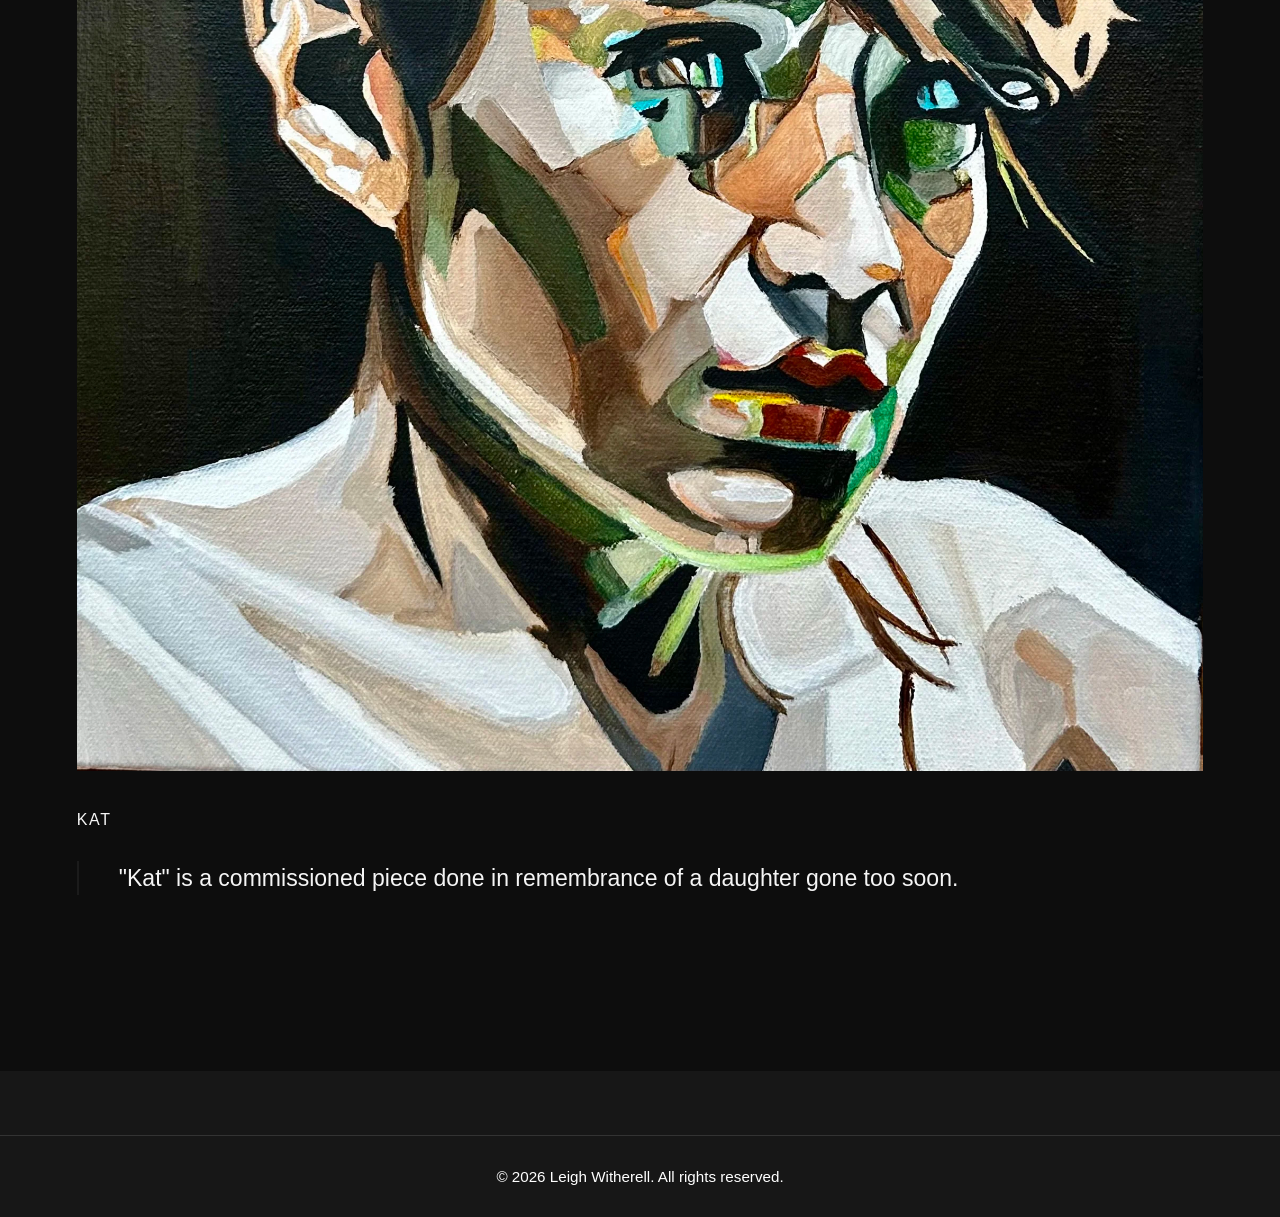
<file: commissions.html>
<!DOCTYPE html>
<html lang="en">
<head>
    <meta charset="UTF-8">
    <meta name="viewport" content="width=device-width, initial-scale=1.0">
    <title>Commissions | Leigh Witherell</title>
    <link rel="stylesheet" href="css/style.css">
  <script src="js/navigation.js" defer></script>
</head>

<body>

    <header class="site-header">
        <a href="index.html" class="site-logo">Leigh Witherell</a>

            <nav
      id="site-nav"
      class="site-nav"
      aria-label="Main navigation">

      <a href="works.html">Works</a>
      <a href="about.html">About</a>
      <a href="reviews.html">Reviews</a>
      <a href="installations.html">Installations</a>
      <a href="store.html">Store</a>
      <a href="commissions.html" aria-current="page">Commissions</a>
      <a href="collect.html">Collect</a>

    </nav>

    </header>


    <main class="commissions-page">

        <!-- INTRO -->
        <section class="commissions-intro">
            <h1>Commission Works</h1>

            <p>
                "Imagine a piece of art that captures not just a moment, but the essence
                of your journey—your dreams, your struggles, your triumphs. By commissioning
                a unique work from me, you're inviting me into your world, where together
                we can weave your story into a visual tapestry. Let's create something that
                resonates with your heart, a piece that you can cherish and share for years
                to come, reflecting your soul's true colors."
            </p>

            <h2>Recent Commissions &amp; Reviews</h2>
        </section>


        <!-- FREEDOM -->
        <article class="commission-piece">

            <img
                src="assets/images/commissions/freedom.webp"
                alt="Freedom by Leigh Witherell"
                class="commission-image"
            >

            <div class="commission-review">
                <blockquote>
                    "I recently purchased this stunning painting, and I couldn't be more
                    thrilled with my choice. This artwork has become a focal point in my
                    home, sparking conversation and inspiring awe among guests. It's not
                    just a piece of art; it feels like a reflection of wild spirit and
                    nature's beauty. I highly recommend it to anyone looking to bring a
                    touch of vibrancy and grace into their space!"
                </blockquote>

                <p class="commission-credit">— Anonymous</p>
            </div>

        </article>


        <!-- HIDDEN WOUNDS -->
        <article class="commission-piece">

            <img
                src="assets/images/commissions/hidden-wounds.webp"
                alt="Hidden Wounds by Leigh Witherell"
                class="commission-image"
            >

            <h3>Hidden Wounds</h3>

            <div class="commission-review">
                <blockquote>
                    "I am absolutely thrilled to share that I won this magnificent painting
                    at a recent private charity auction! The moment I laid eyes on it, I felt
                    an undeniable connection to the piece. The artist's ability to capture
                    the nuances of the human form, combined with the thoughtful use of light
                    and shadow, creates a powerful narrative of vulnerability and
                    introspection. It's not just a depiction of the human body; it evokes a
                    sense of emotion and contemplation that resonates deeply. This artwork
                    has found a special place in my home, and I can't help but admire it
                    daily."
                </blockquote>

                <p class="commission-credit">— Private Bidder</p>
            </div>

        </article>


        <!-- THE LOVER'S KISS -->
        <article class="commission-piece">

            <img
                src="assets/images/commissions/the-lovers-kiss.webp"
                alt="The Lover's Kiss by Leigh Witherell"
                class="commission-image"
            >

            <h3>The Lover's Kiss</h3>

            <div class="commission-review">
                <blockquote>
                    "I had the privilege of adding The Lover's Kiss by Leigh Witherell to
                    my collection, and it has quickly become the centerpiece of my home.
                    The piece is absolutely stunning, capturing the intimate, timeless
                    feeling of looking out into a moment shared between two lovers along
                    the Mediterranean. What makes it even more special is the way it's
                    displayed. The unique hanging that Leigh's work specialises draws your
                    eye from the side first, creating a sense of discovery before you're
                    met with the full beauty from the front. It's truly unlike anything
                    else I own. Every guest who visits comments on it, it's the artwork
                    that gets the most attention and admiration in my condo. Leigh has an
                    excellent ability to create something both personal and universal,
                    full of movement and soul. I feel fortunate to have found her at this
                    stage of her career, and I'm excited to watch her continue to grow and
                    collaborate with other artists...."
                </blockquote>

                <p class="commission-credit">— Alle Shane</p>
            </div>

        </article>


        <!-- SARA -->
        <article class="commission-piece">

            <img
                src="assets/images/commissions/sara.webp"
                alt="Sara by Leigh Witherell"
                class="commission-image"
            >

            <div class="commission-review">
                <blockquote>
                    "My kids and I were seriously unprepared for the effect that painting
                    has on you in person! I get why people were spellbound! Leigh the
                    portrait is compelling and stunning! I cannot adequately express how
                    much your gift means to us."
                </blockquote>

                <p class="commission-credit">— Connie Dell</p>
            </div>

        </article>


        <!-- THE WRECK -->
        <article class="commission-piece">

            <img
                src="assets/images/commissions/the-wreck.webp"
                alt="The Wreck by Leigh Witherell"
                class="commission-image"
            >

            <div class="commission-review">
                <blockquote>
                    "...The water and boats are Joe's favorites things. It looks amazing
                    on the wall near the front door. Every time someone walks into the
                    house they stop and stare at the painting. They couldn't believe what
                    an incredible painter you are..."
                </blockquote>

                <p class="commission-credit">— April and Joe Dallara</p>
            </div>

        </article>


        <!-- THE PIRATE SHIP -->
        <article class="commission-piece">

            <img
                src="assets/images/commissions/pirate-ship.webp"
                alt="The Pirate Ship by Leigh Witherell"
                class="commission-image"
            >

            <h3>The Pirate Ship</h3>

            <div class="commission-review commission-description">
                <p>
                    The Pirate Ship was gifted to a dear family member.
                </p>
            </div>

        </article>
        </article>

                <article class="commission-piece">

            <img
                src="assets/images/commissions/kat.webp"
                alt="Kat by Leigh Witherell"
                class="commission-image"
            >

            <h3>Kat</h3>

            <div class="commission-review commission-description">
                <p>
                    "Kat" is a commissioned piece done in remembrance of a daughter gone
                    too soon.
                </p>
            </div>

        </article>


        <!-- NEW 
        <article class="commission-piece">

            <img
                src="assets/images/commissions/[filename].webp"
                alt="[Title of piece] by Leigh Witherell"
                class="commission-image"
            >

            <h3>Title of Piece</h3>

            <div class="commission-review commission-description">
                <p>
                    Review here
                </p>
            </div>
        </article>

         -->

    </main>
  <footer class="site-footer">
    © 2026 Leigh Witherell. All rights reserved.
  </footer>

</body>
</html>
</file>
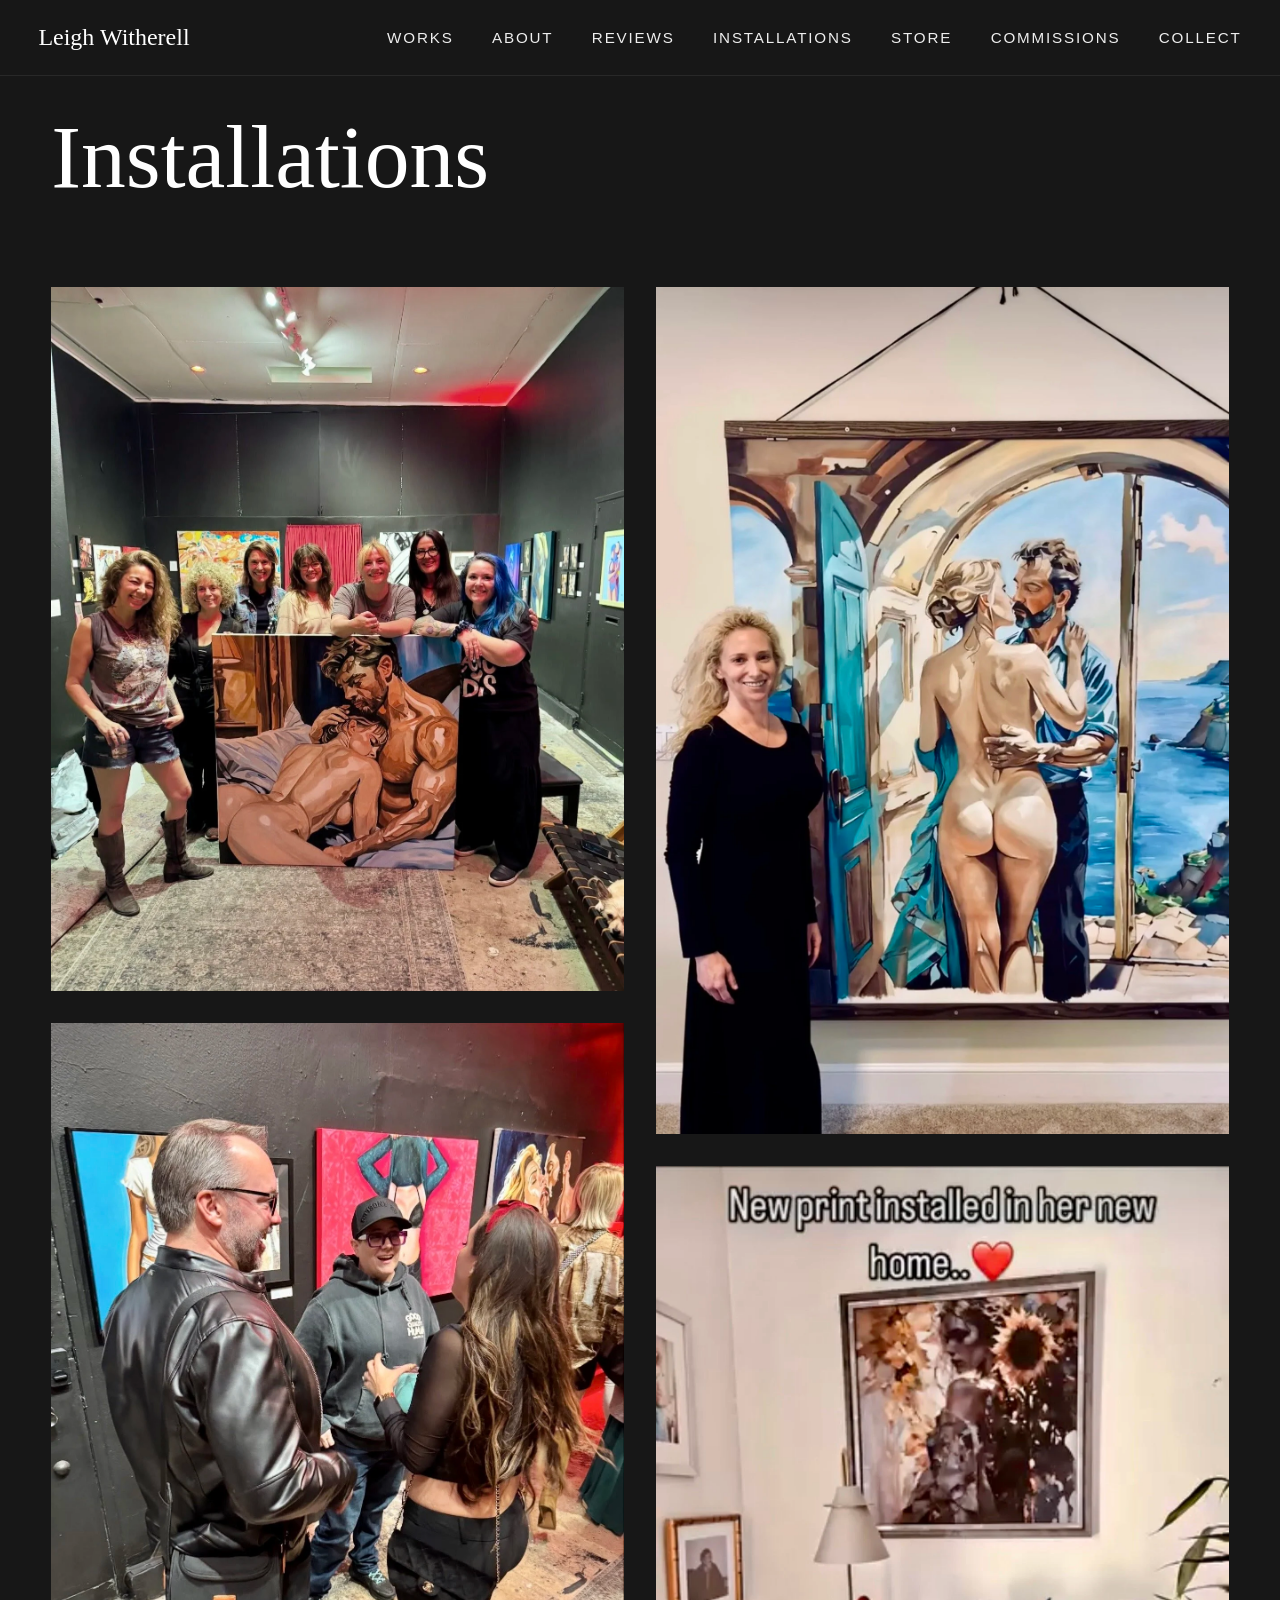
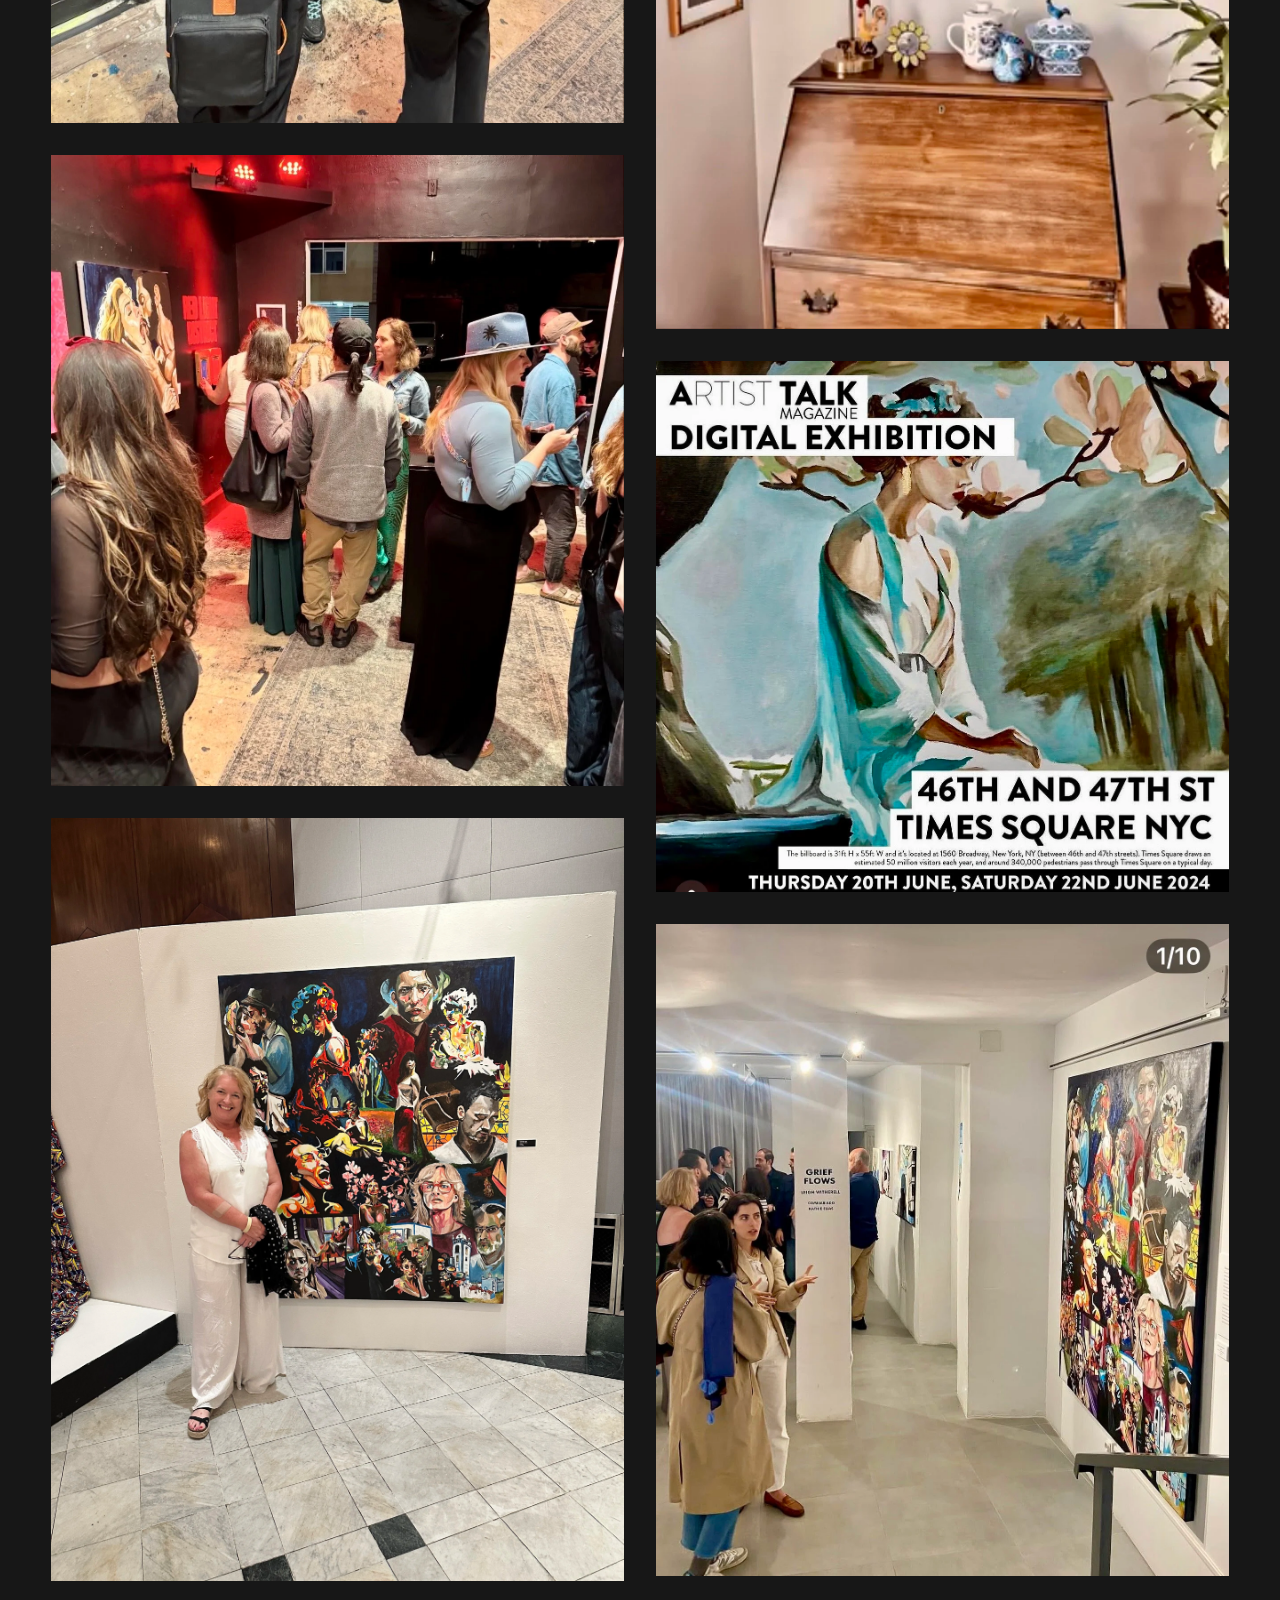
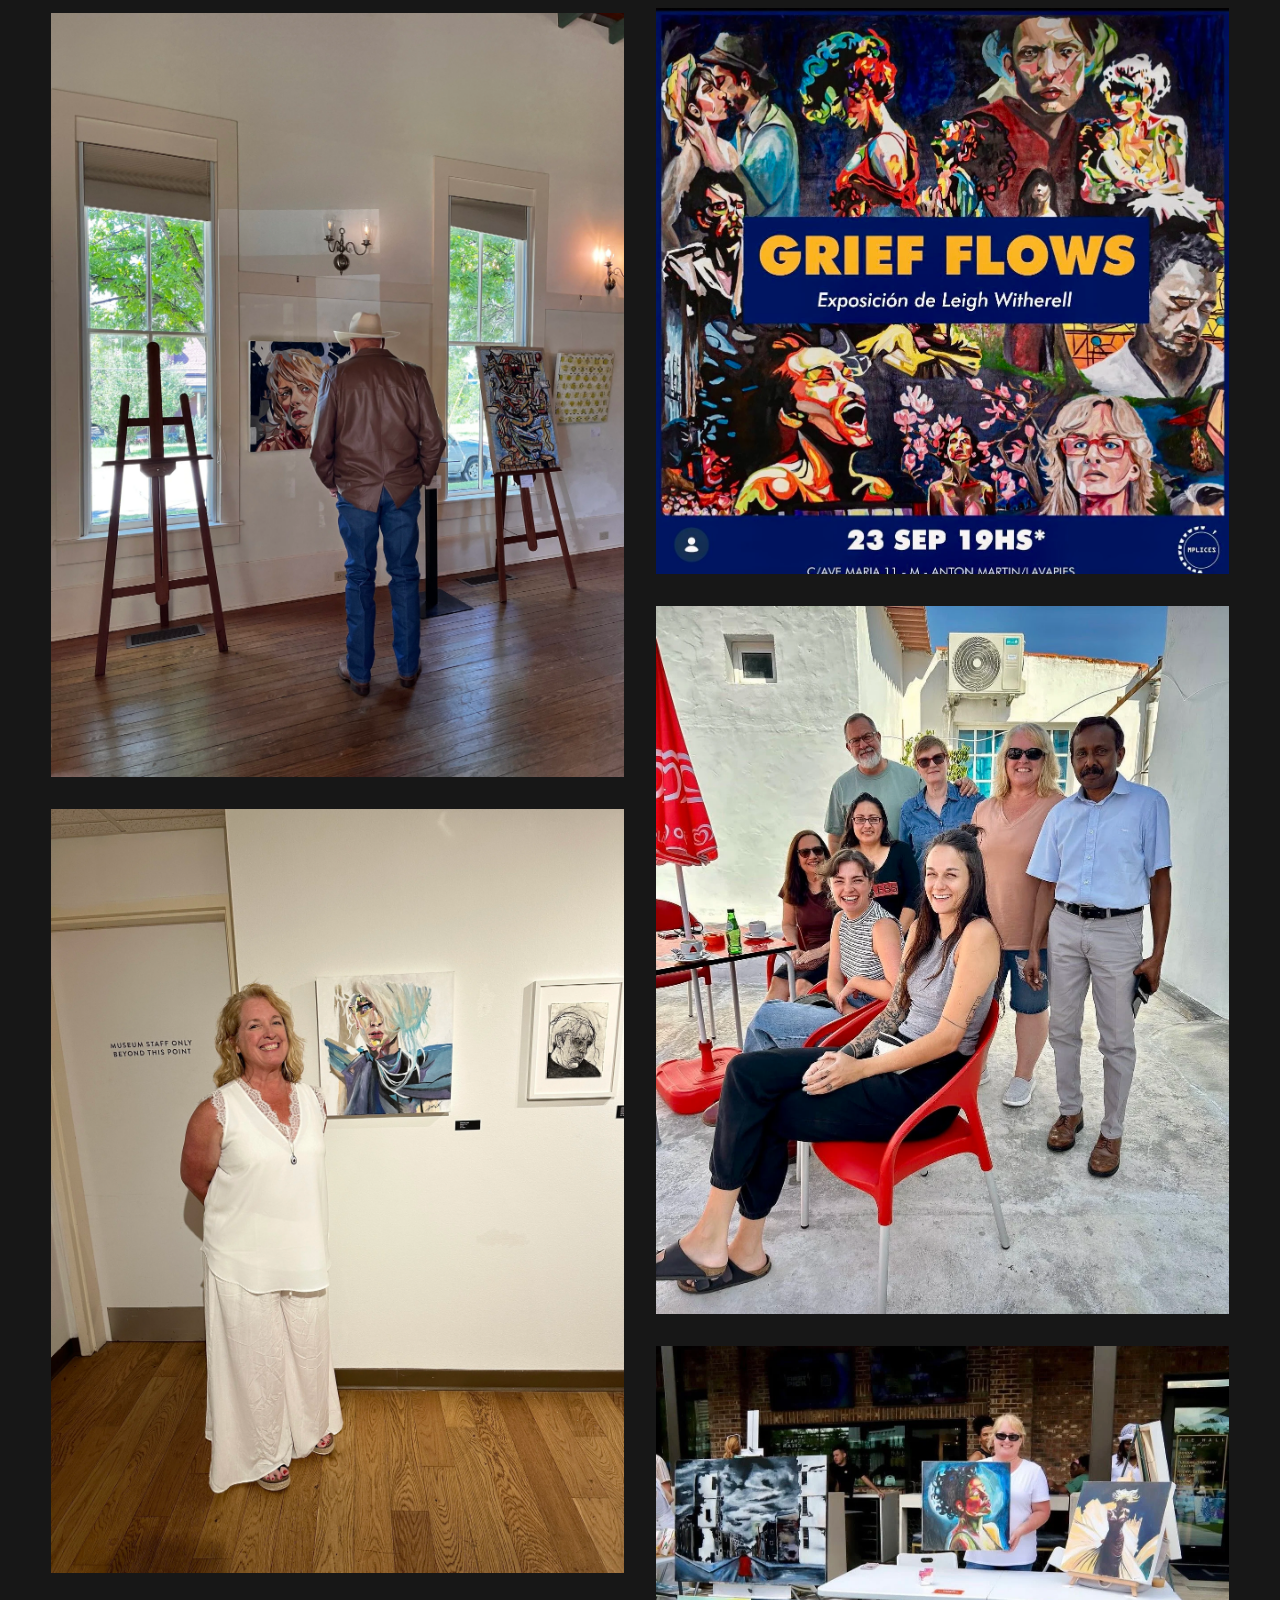
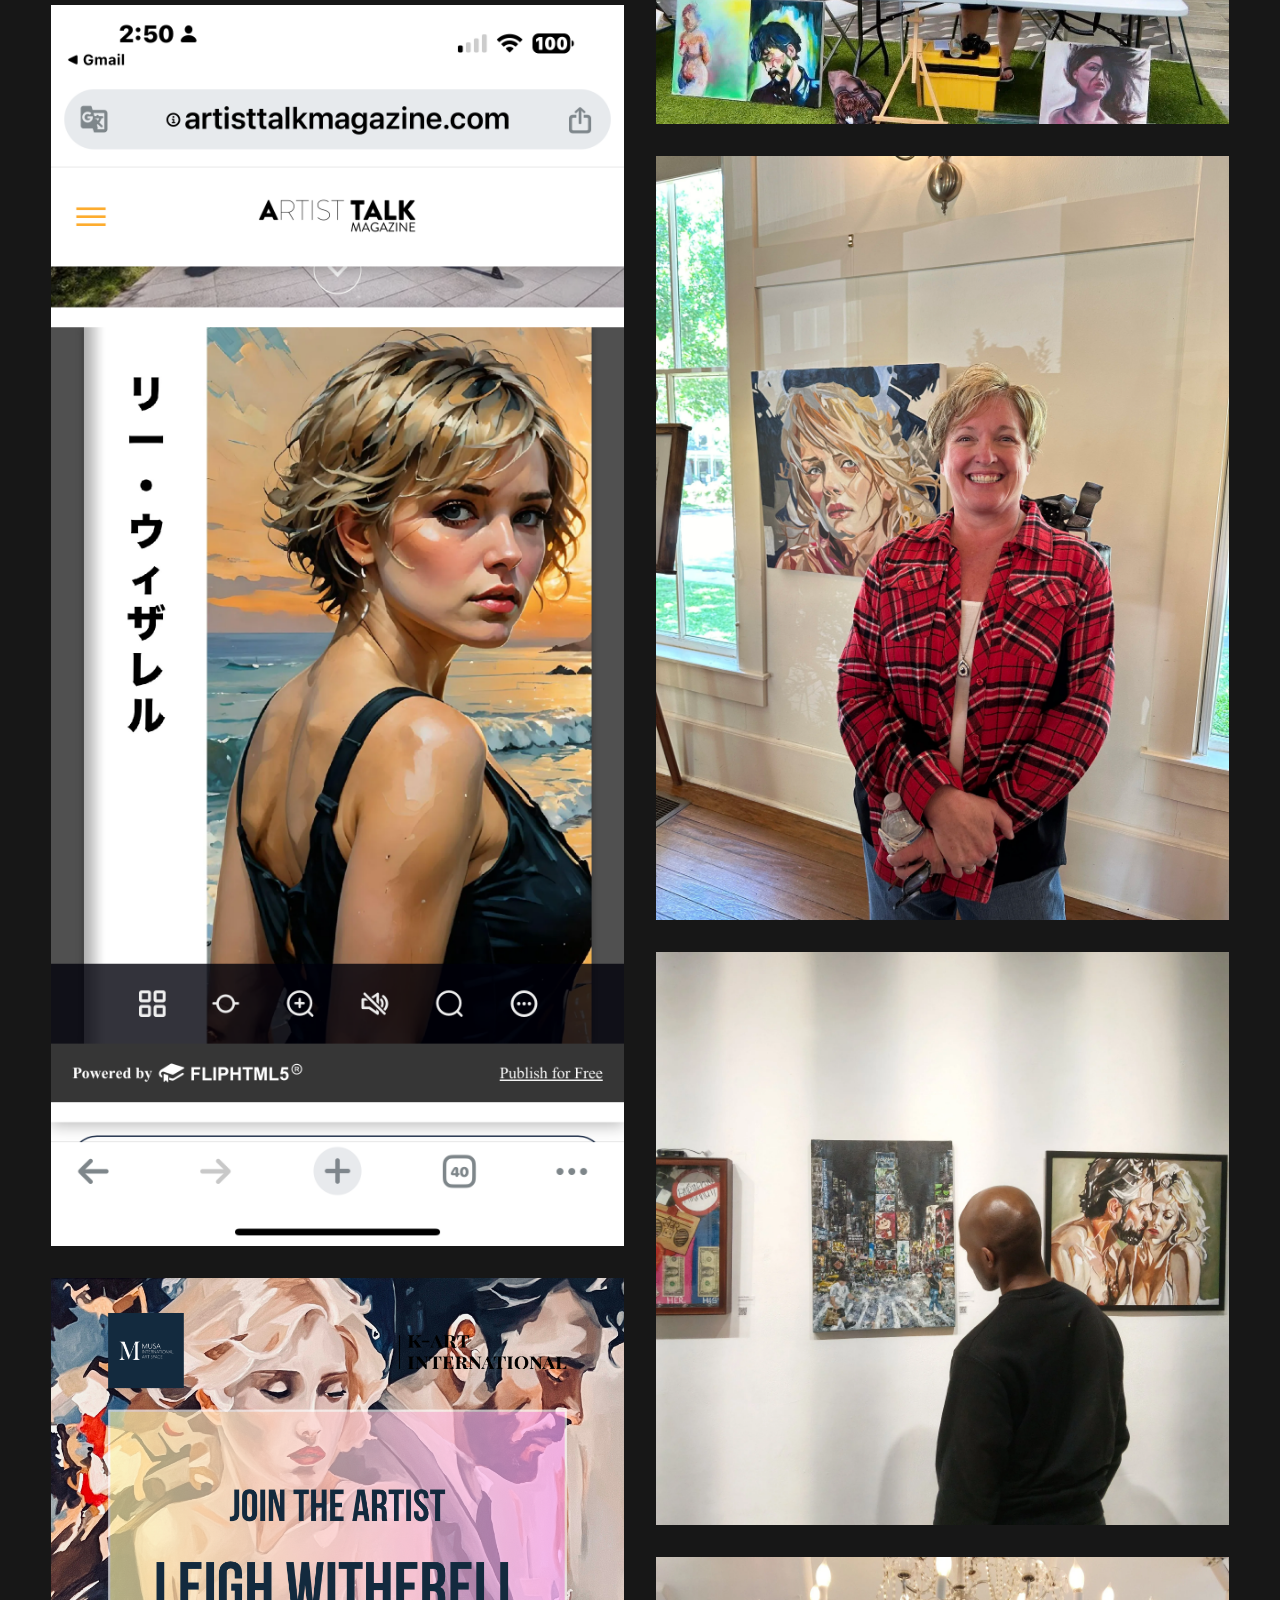
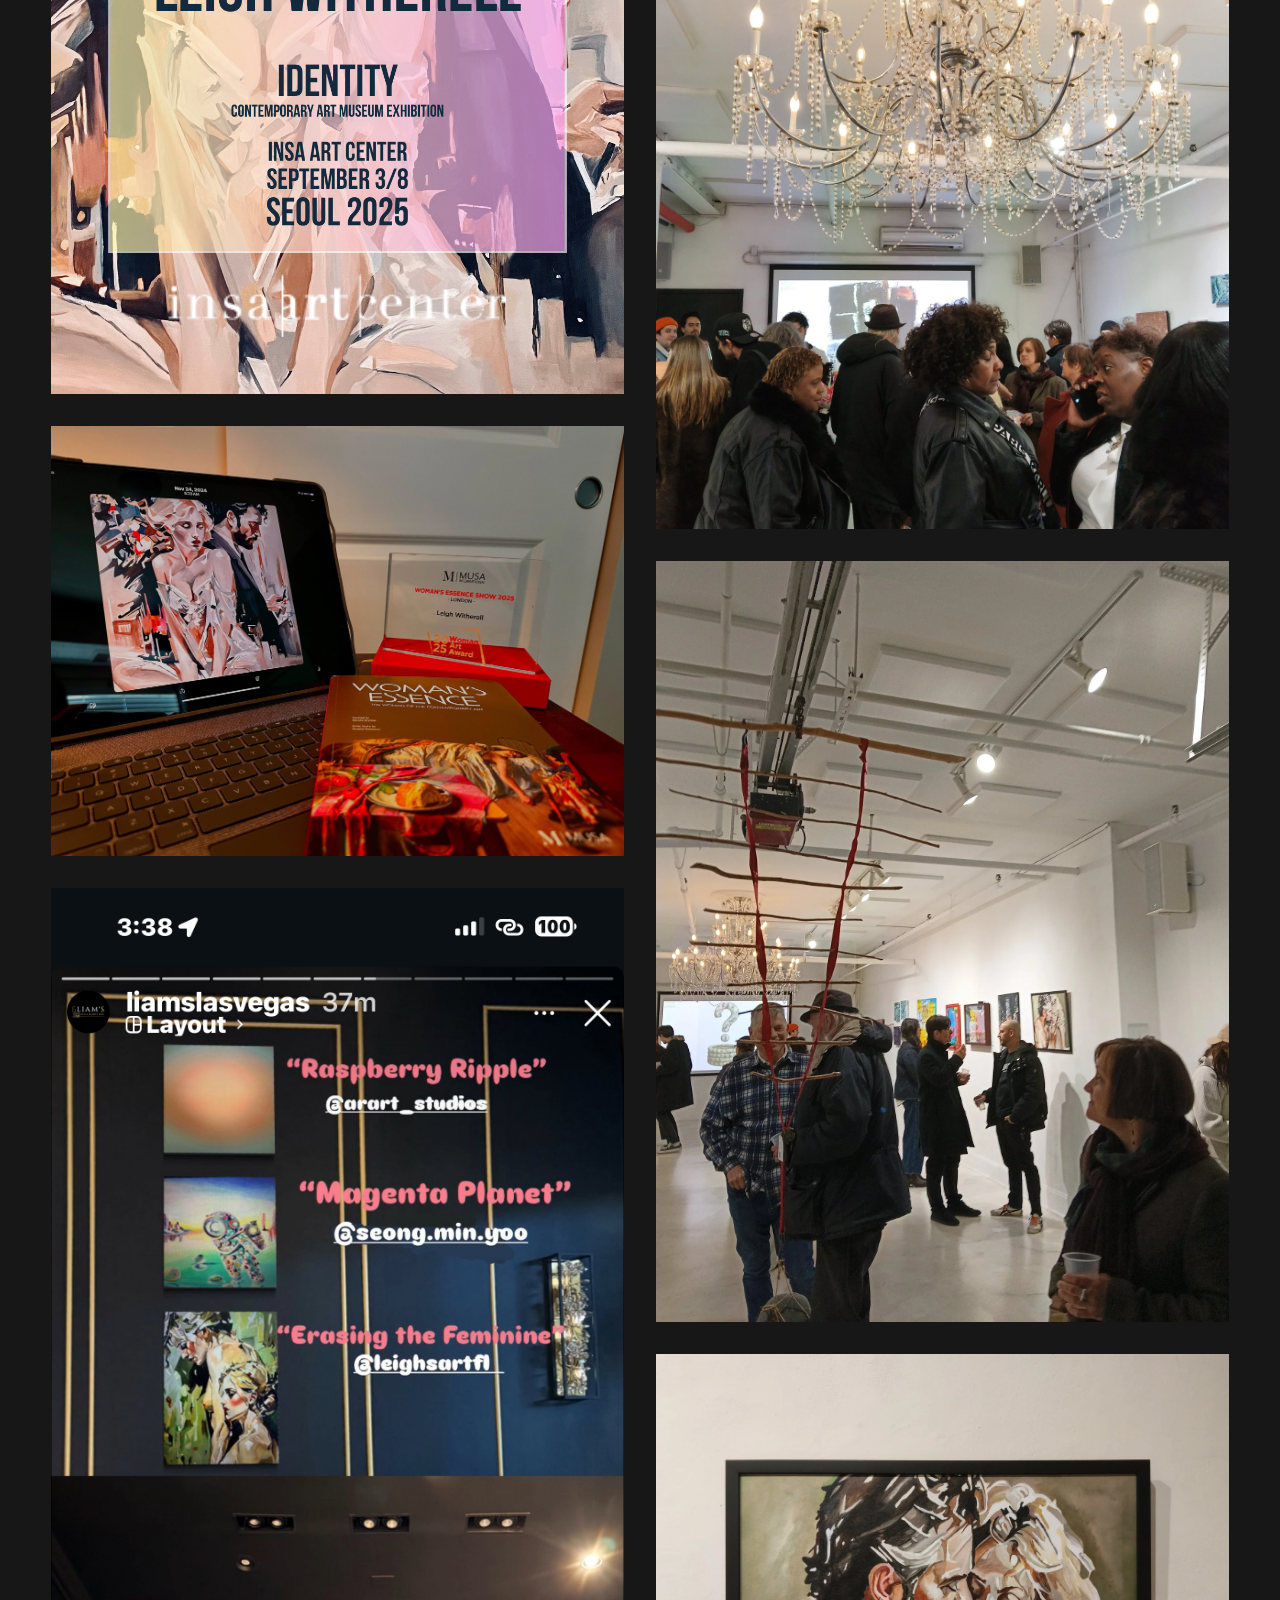
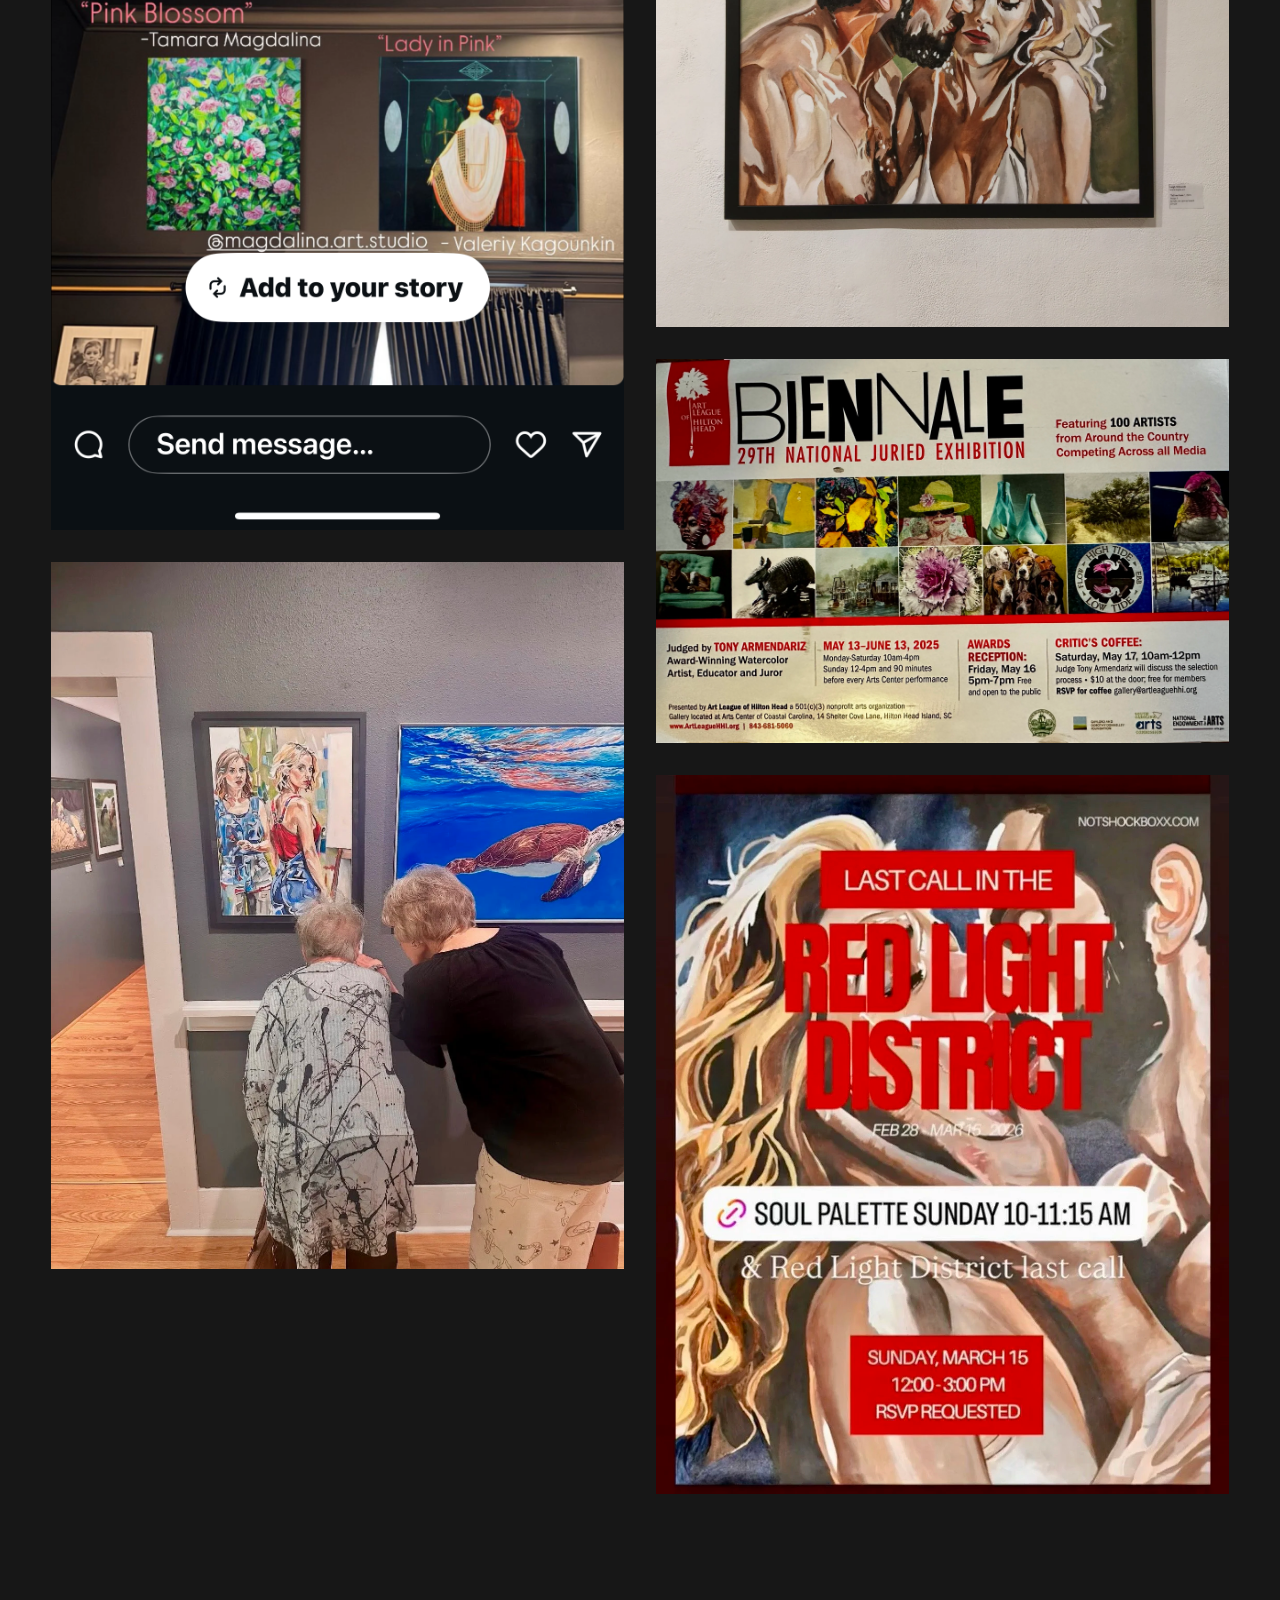
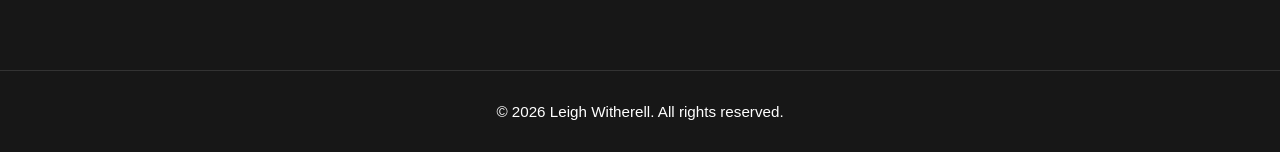
<file: installations.html>
<!DOCTYPE html>
<html lang="en">

<head>
  <meta charset="UTF-8">
  <meta name="viewport"
        content="width=device-width, initial-scale=1.0">

  <meta name="description"
        content="Exhibition and installation photographs of artwork by Leigh Witherell.">

  <title>Installations | Leigh Witherell</title>

  <link rel="stylesheet" href="css/style.css">
  <script src="js/navigation.js" defer></script>
</head>

<body class="installations-page">

  <header class="site-header">
    <a class="site-logo" href="index.html">
      Leigh Witherell
    </a>

    <button
      class="menu-toggle"
      type="button"
      aria-label="Toggle navigation"
      aria-expanded="false"
      aria-controls="site-nav">
      ☰
    </button>

    <nav
      id="site-nav"
      class="site-nav"
      aria-label="Main navigation">

      <a href="works.html">Works</a>
      <a href="about.html">About</a>
      <a href="reviews.html">Reviews</a>
      <a href="installations.html" aria-current="page">Installations</a>
      <a href="store.html">Store</a>
      <a href="commissions.html">Commissions</a>
      <a href="collect.html">Collect</a>

    </nav>
  </header>


  <main class="installations-main">

    <h1 class="installations-heading">
      Installations
    </h1>

    <div class="installations-gallery">

      <figure>
        <img src="assets/images/installations/installment.webp"
             alt="Leigh Witherell artwork installation 1">
      </figure>

      <figure>
        <img src="assets/images/installations/installment-2.webp"
             alt="Leigh Witherell artwork installation 2"
             loading="lazy">
      </figure>

      <figure>
        <img src="assets/images/installations/installment-3.webp"
             alt="Leigh Witherell artwork installation 3"
             loading="lazy">
      </figure>

      <figure>
        <img src="assets/images/installations/installment-4.webp"
             alt="Leigh Witherell artwork installation 4"
             loading="lazy">
      </figure>

      <figure>
        <img src="assets/images/installations/installment-5.webp"
             alt="Leigh Witherell artwork installation 5"
             loading="lazy">
      </figure>

      <figure>
        <img src="assets/images/installations/installment-6.webp"
             alt="Leigh Witherell artwork installation 6"
             loading="lazy">
      </figure>

      <figure>
        <img src="assets/images/installations/installment-7.webp"
             alt="Leigh Witherell artwork installation 7"
             loading="lazy">
      </figure>

      <figure>
        <img src="assets/images/installations/installment-8.webp"
             alt="Leigh Witherell artwork installation 8"
             loading="lazy">
      </figure>

      <figure>
        <img src="assets/images/installations/installment-9.webp"
             alt="Leigh Witherell artwork installation 9"
             loading="lazy">
      </figure>

      <figure>
        <img src="assets/images/installations/installment-10.webp"
             alt="Leigh Witherell artwork installation 10"
             loading="lazy">
      </figure>

      <figure>
        <img src="assets/images/installations/installment-11.webp"
             alt="Leigh Witherell artwork installation 11"
             loading="lazy">
      </figure>

      <figure>
        <img src="assets/images/installations/installment-12.webp"
             alt="Leigh Witherell artwork installation 12"
             loading="lazy">
      </figure>

      <figure>
        <img src="assets/images/installations/installment-13.webp"
             alt="Leigh Witherell artwork installation 13"
             loading="lazy">
      </figure>

      <figure>
        <img src="assets/images/installations/installment-14.webp"
             alt="Leigh Witherell artwork installation 14"
             loading="lazy">
      </figure>

      <figure>
        <img src="assets/images/installations/installment-15.webp"
             alt="Leigh Witherell artwork installation 15"
             loading="lazy">
      </figure>

      <figure>
        <img src="assets/images/installations/installment-16.webp"
             alt="Leigh Witherell artwork installation 16"
             loading="lazy">
      </figure>

      <figure>
        <img src="assets/images/installations/installment-17.webp"
             alt="Leigh Witherell artwork installation 17"
             loading="lazy">
      </figure>

      <figure>
        <img src="assets/images/installations/installment-18.webp"
             alt="Leigh Witherell artwork installation 18"
             loading="lazy">
      </figure>

      <figure>
        <img src="assets/images/installations/installment-19.webp"
             alt="Leigh Witherell artwork installation 19"
             loading="lazy">
      </figure>

      <figure>
        <img src="assets/images/installations/arrival-gallery-opening-night.webp"
             alt="Arrival Gallery opening night"
             loading="lazy">
      </figure>

      <figure>
        <img src="assets/images/installations/arrival-gallery-opening-night-2.webp"
             alt="Arrival Gallery opening night"
             loading="lazy">
      </figure>

      <figure>
        <img src="assets/images/installations/arrival-gallery-opening-night-12.webp"
             alt="Arrival Gallery opening night"
             loading="lazy">
      </figure>

      <figure>
        <img src="assets/images/installations/nyc-arrival-gallery-installment-pic.webp"
             alt="Artwork installation at Arrival Gallery, New York"
             loading="lazy">
      </figure>

      <figure>
        <img src="assets/images/installations/biennale-2025.webp"
             alt="Artwork exhibited at the 2025 Biennale"
             loading="lazy">
      </figure>

      <figure>
        <img src="assets/images/installations/red-light-2026.webp"
             alt="Red Light exhibition, 2026"
             loading="lazy">
      </figure>

    </div>

  </main>


  <footer class="site-footer">
    © 2026 Leigh Witherell. All rights reserved.
  </footer>


  <!-- Mobile navigation only -->
</body>
</html>
</file>
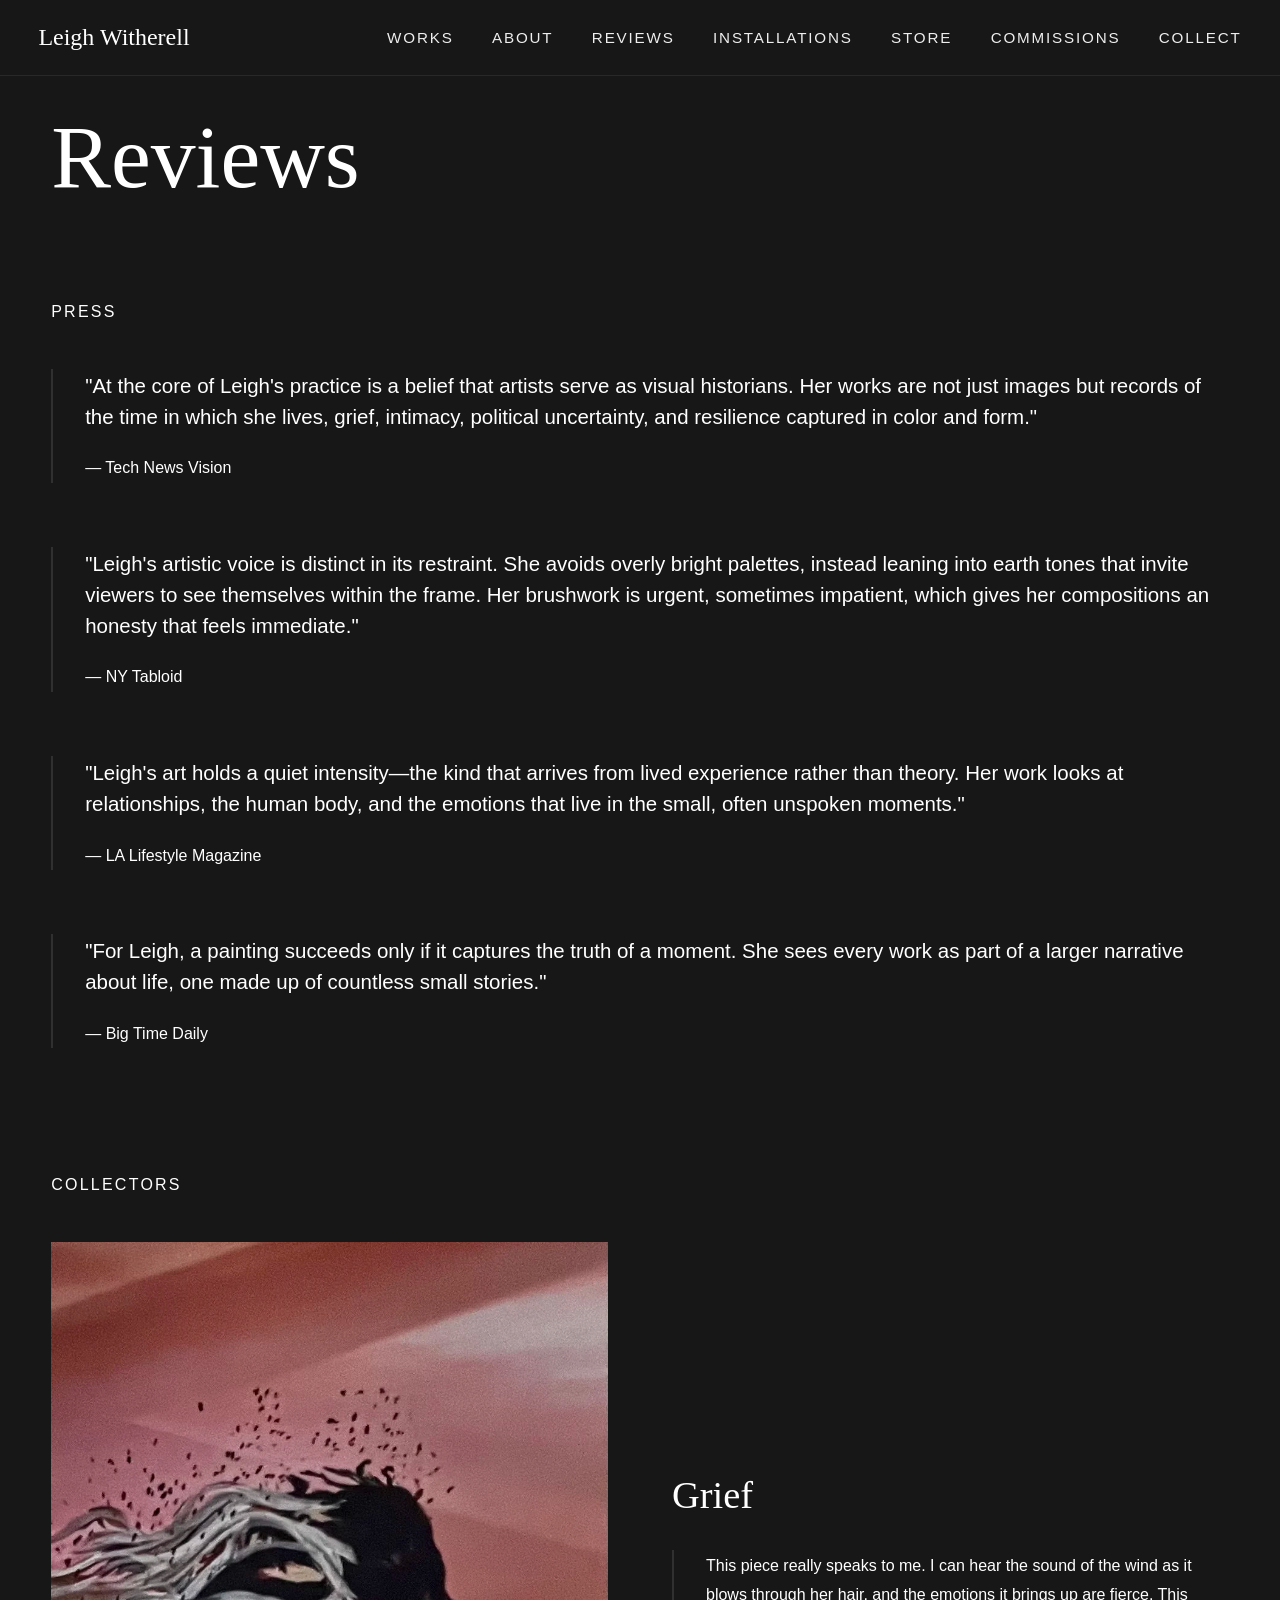
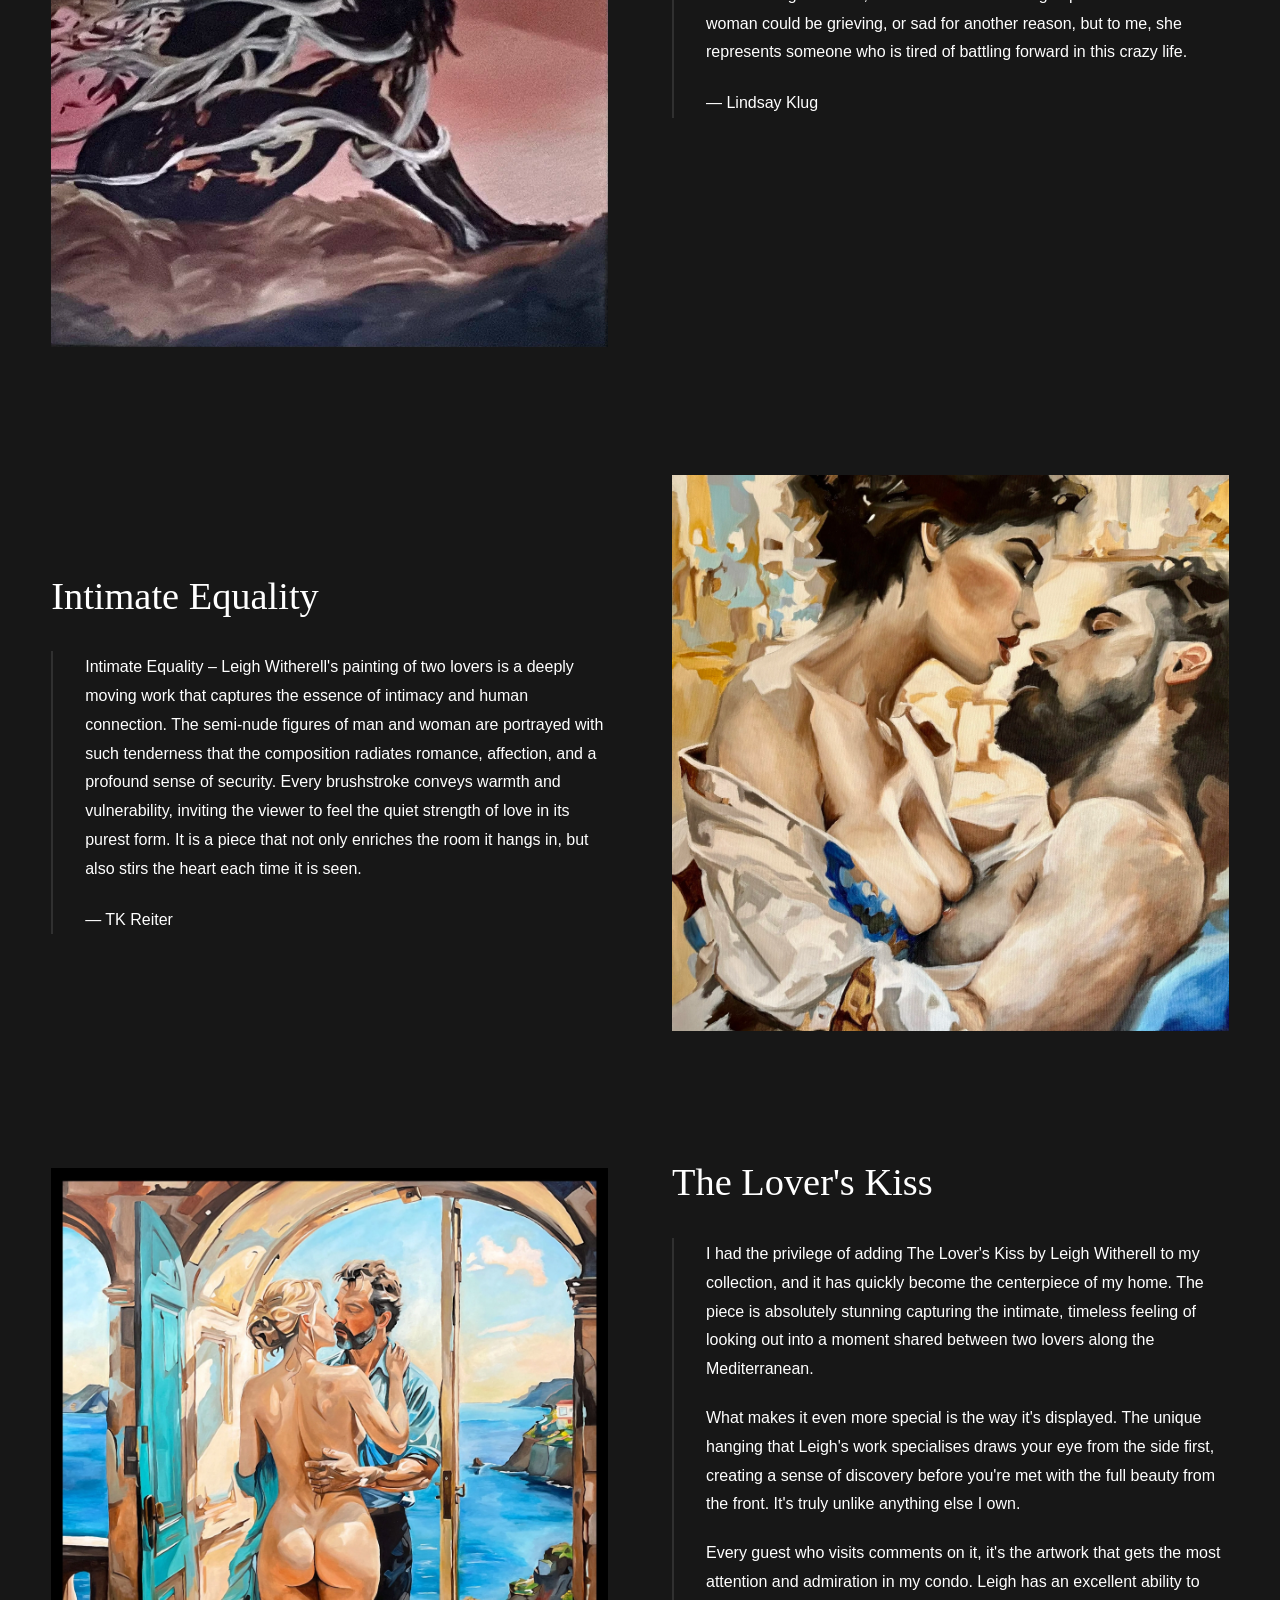
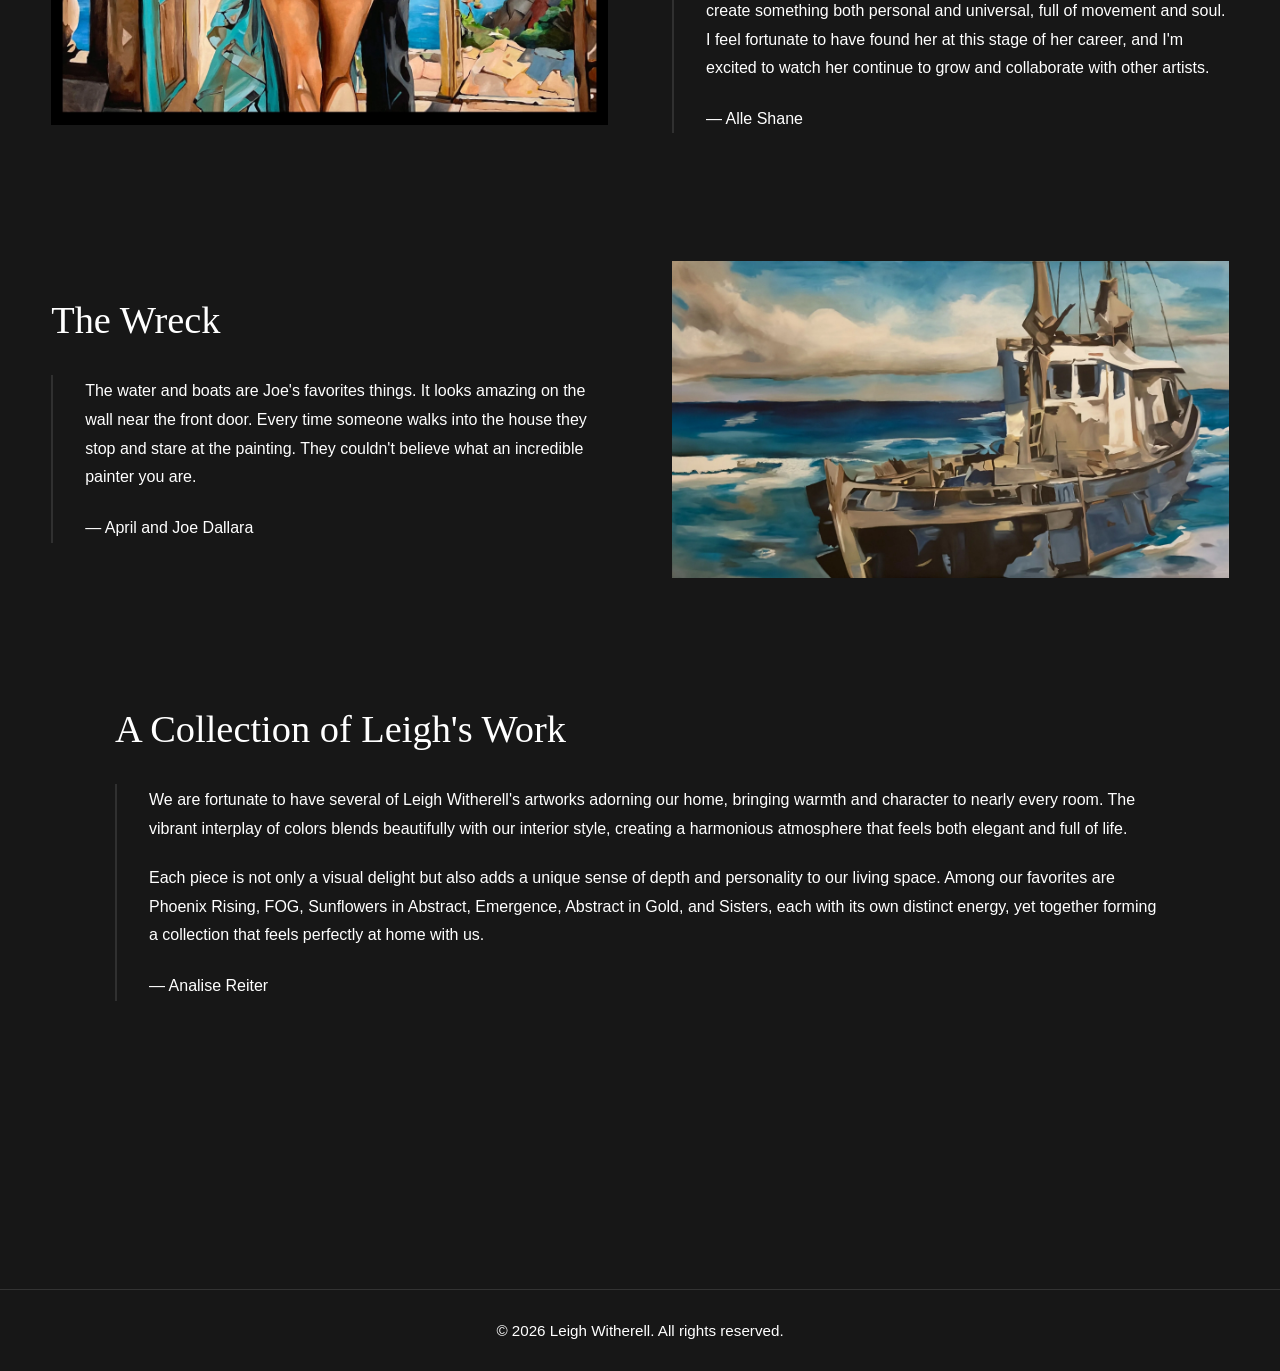
<file: reviews.html>
<!DOCTYPE html>
<html lang="en">

<head>
  <meta charset="UTF-8">
  <meta name="viewport"
        content="width=device-width, initial-scale=1.0">

  <meta name="description"
        content="Press and collector reviews of artwork by Leigh Witherell.">

  <title>Reviews | Leigh Witherell</title>

  <link rel="stylesheet" href="css/style.css">
  <script src="js/gallery.js" defer></script>
  <script src="js/navigation.js" defer></script>
</head>

<body class="reviews-page">

  <!-- SITE NAVIGATION -->

  <header class="site-header">
    <a class="site-logo" href="index.html">
      Leigh Witherell
    </a>

    <button
      class="menu-toggle"
      type="button"
      aria-label="Toggle navigation"
      aria-expanded="false"
      aria-controls="site-nav">
      ☰
    </button>

    <nav
      id="site-nav"
      class="site-nav"
      aria-label="Main navigation">

      <a href="works.html">Works</a>
      <a href="about.html">About</a>
      <a href="reviews.html" aria-current="page">Reviews</a>
      <a href="installations.html">Installations</a>
      <a href="store.html">Store</a>
      <a href="commissions.html">Commissions</a>
      <a href="collect.html">Collect</a>

    </nav>
  </header>


  <main class="reviews-main">

    <h1 class="reviews-heading">Reviews</h1>


    <!-- PRESS REVIEWS -->

    <section class="reviews-section">

      <h2 class="reviews-section-label">Press</h2>

      <div class="press-quotes">

        <blockquote class="review-quote">

          <p>
            "At the core of Leigh's practice is a belief
            that artists serve as visual historians. Her
            works are not just images but records of the
            time in which she lives, grief, intimacy,
            political uncertainty, and resilience
            captured in color and form."
          </p>

          <footer>
            — <a
              href="https://www.technewsvision.com/leigh-witherell-vs-the-algorithm-navigating-censorship-in-the-digital-art-world/"
              target="_blank"
              rel="noopener noreferrer">
              Tech News Vision
            </a>
          </footer>

        </blockquote>


        <blockquote class="review-quote">

          <p>
            "Leigh's artistic voice is distinct in its
            restraint. She avoids overly bright palettes,
            instead leaning into earth tones that invite
            viewers to see themselves within the frame.
            Her brushwork is urgent, sometimes impatient,
            which gives her compositions an honesty that
            feels immediate."
          </p>

          <footer>
            — <a
              href="https://nytabloid.com/leigh-witherells-journey-through-grief-turning-loss-into-visual-storytelling/"
              target="_blank"
              rel="noopener noreferrer">
              NY Tabloid
            </a>
          </footer>

        </blockquote>


        <blockquote class="review-quote">

          <p>
            "Leigh's art holds a quiet intensity—the kind
            that arrives from lived experience rather than
            theory. Her work looks at relationships, the
            human body, and the emotions that live in the
            small, often unspoken moments."
          </p>

          <footer>
            — <a
              href="https://lalifestylemag.com/beyond-the-canvas-leigh-witherells-stand-for-artistic-freedom-and-authentic-expression/"
              target="_blank"
              rel="noopener noreferrer">
              LA Lifestyle Magazine
            </a>
          </footer>

        </blockquote>


        <blockquote class="review-quote">

          <p>
            "For Leigh, a painting succeeds only if it
            captures the truth of a moment. She sees every
            work as part of a larger narrative about life,
            one made up of countless small stories."
          </p>

          <footer>
            — <a
              href="https://www.bigtimedaily.com/every-life-is-a-story-leigh-witherells-art-of-capturing-connection/"
              target="_blank"
              rel="noopener noreferrer">
              Big Time Daily
            </a>
          </footer>

        </blockquote>

      </div>

    </section>


    <!-- COLLECTOR REVIEWS -->

    <section class="reviews-section collectors-section">

      <h2 class="reviews-section-label">Collectors</h2>


      <!-- GRIEF -->

      <article class="collector-review">

        <div class="collector-artwork">

          <img
            src="assets/images/Reviews/Grief.webp"
            alt="Grief, a painting of a woman with windblown hair against a pink background"
            loading="lazy">

        </div>

        <div class="collector-copy">

          <h3>Grief</h3>

          <blockquote class="review-quote">

            <p>
              This piece really speaks to me. I can hear
              the sound of the wind as it blows through
              her hair, and the emotions it brings up are
              fierce. This woman could be grieving, or sad
              for another reason, but to me, she represents
              someone who is tired of battling forward in
              this crazy life.
            </p>

            <footer>— Lindsay Klug</footer>

          </blockquote>

        </div>

      </article>


      <!-- INTIMATE EQUALITY -->

      <article class="collector-review reverse">

        <div class="collector-artwork">

          <img
            src="assets/images/Reviews/intimate-equality.webp"
            alt="Intimate Equality, a painting of two lovers facing each other"
            loading="lazy">

        </div>

        <div class="collector-copy">

          <h3>Intimate Equality</h3>

          <blockquote class="review-quote">

            <p>
              Intimate Equality – Leigh Witherell's painting
              of two lovers is a deeply moving work that
              captures the essence of intimacy and human
              connection. The semi-nude figures of man and
              woman are portrayed with such tenderness that
              the composition radiates romance, affection,
              and a profound sense of security. Every
              brushstroke conveys warmth and vulnerability,
              inviting the viewer to feel the quiet strength
              of love in its purest form. It is a piece that
              not only enriches the room it hangs in, but
              also stirs the heart each time it is seen.
            </p>

            <footer>— TK Reiter</footer>

          </blockquote>

        </div>

      </article>


      <!-- THE LOVER'S KISS -->

      <article class="collector-review">

        <div class="collector-artwork">

          <img
            src="assets/images/Reviews/the-lovers-kiss.webp"
            alt="The Lover's Kiss, two lovers embracing in a doorway overlooking the Mediterranean"
            loading="lazy">

        </div>

        <div class="collector-copy">

          <h3>The Lover's Kiss</h3>

          <blockquote class="review-quote">

            <p>
              I had the privilege of adding The Lover's Kiss
              by Leigh Witherell to my collection, and it
              has quickly become the centerpiece of my home.
              The piece is absolutely stunning capturing
              the intimate, timeless feeling of looking out
              into a moment shared between two lovers along
              the Mediterranean.
            </p>

            <p>
              What makes it even more special is the way
              it's displayed. The unique hanging that
              Leigh's work specialises draws your eye from
              the side first, creating a sense of discovery
              before you're met with the full beauty from
              the front. It's truly unlike anything else
              I own.
            </p>

            <p>
              Every guest who visits comments on it, it's
              the artwork that gets the most attention and
              admiration in my condo. Leigh has an excellent
              ability to create something both personal and
              universal, full of movement and soul. I feel
              fortunate to have found her at this stage of
              her career, and I'm excited to watch her
              continue to grow and collaborate with other
              artists.
            </p>

            <footer>— Alle Shane</footer>

          </blockquote>

        </div>

      </article>


      <!-- THE WRECK -->

      <article class="collector-review reverse">

        <div class="collector-artwork">

          <img
            src="assets/images/Reviews/the-wreck.webp"
            alt="The Wreck, a painting of a weathered boat on blue ocean water"
            loading="lazy">

        </div>

        <div class="collector-copy">

          <h3>The Wreck</h3>

          <blockquote class="review-quote">

            <p>
              The water and boats are Joe's favorites
              things. It looks amazing on the wall near
              the front door. Every time someone walks
              into the house they stop and stare at the
              painting. They couldn't believe what an
              incredible painter you are.
            </p>

            <footer>— April and Joe Dallara</footer>

          </blockquote>

        </div>

      </article>


      <!-- COLLECTION REVIEW, NO IMAGE -->

      <article class="collector-review collector-review-text">

        <div class="collector-copy">

          <h3>A Collection of Leigh's Work</h3>

          <blockquote class="review-quote">

            <p>
              We are fortunate to have several of Leigh
              Witherell's artworks adorning our home,
              bringing warmth and character to nearly
              every room. The vibrant interplay of colors
              blends beautifully with our interior style,
              creating a harmonious atmosphere that feels
              both elegant and full of life.
            </p>

            <p>
              Each piece is not only a visual delight but
              also adds a unique sense of depth and
              personality to our living space. Among our
              favorites are Phoenix Rising, FOG, Sunflowers
              in Abstract, Emergence, Abstract in Gold, and
              Sisters, each with its own distinct energy,
              yet together forming a collection that feels
              perfectly at home with us.
            </p>

            <footer>— Analise Reiter</footer>

          </blockquote>

        </div>

      </article>

    </section>

  </main>


  <footer class="site-footer">
    © 2026 Leigh Witherell. All rights reserved.
  </footer>

</body>
</html>
</file>
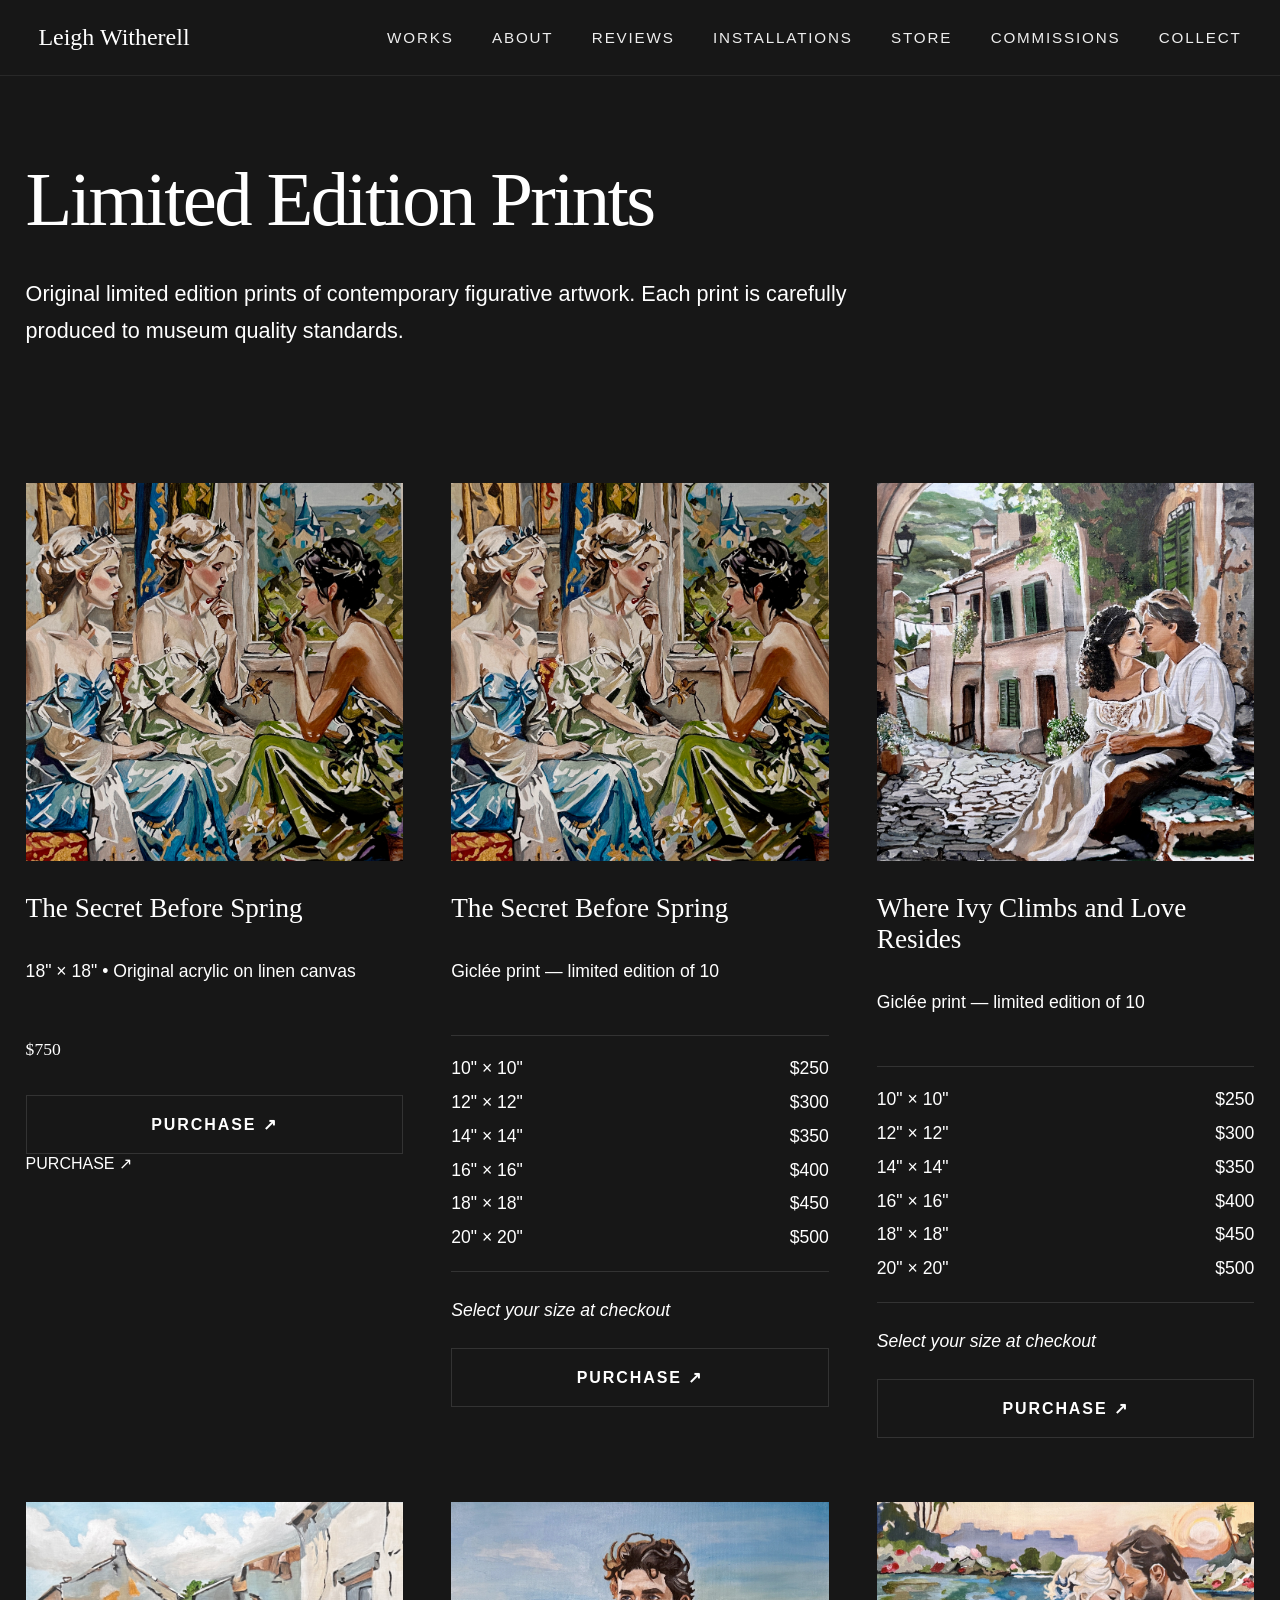
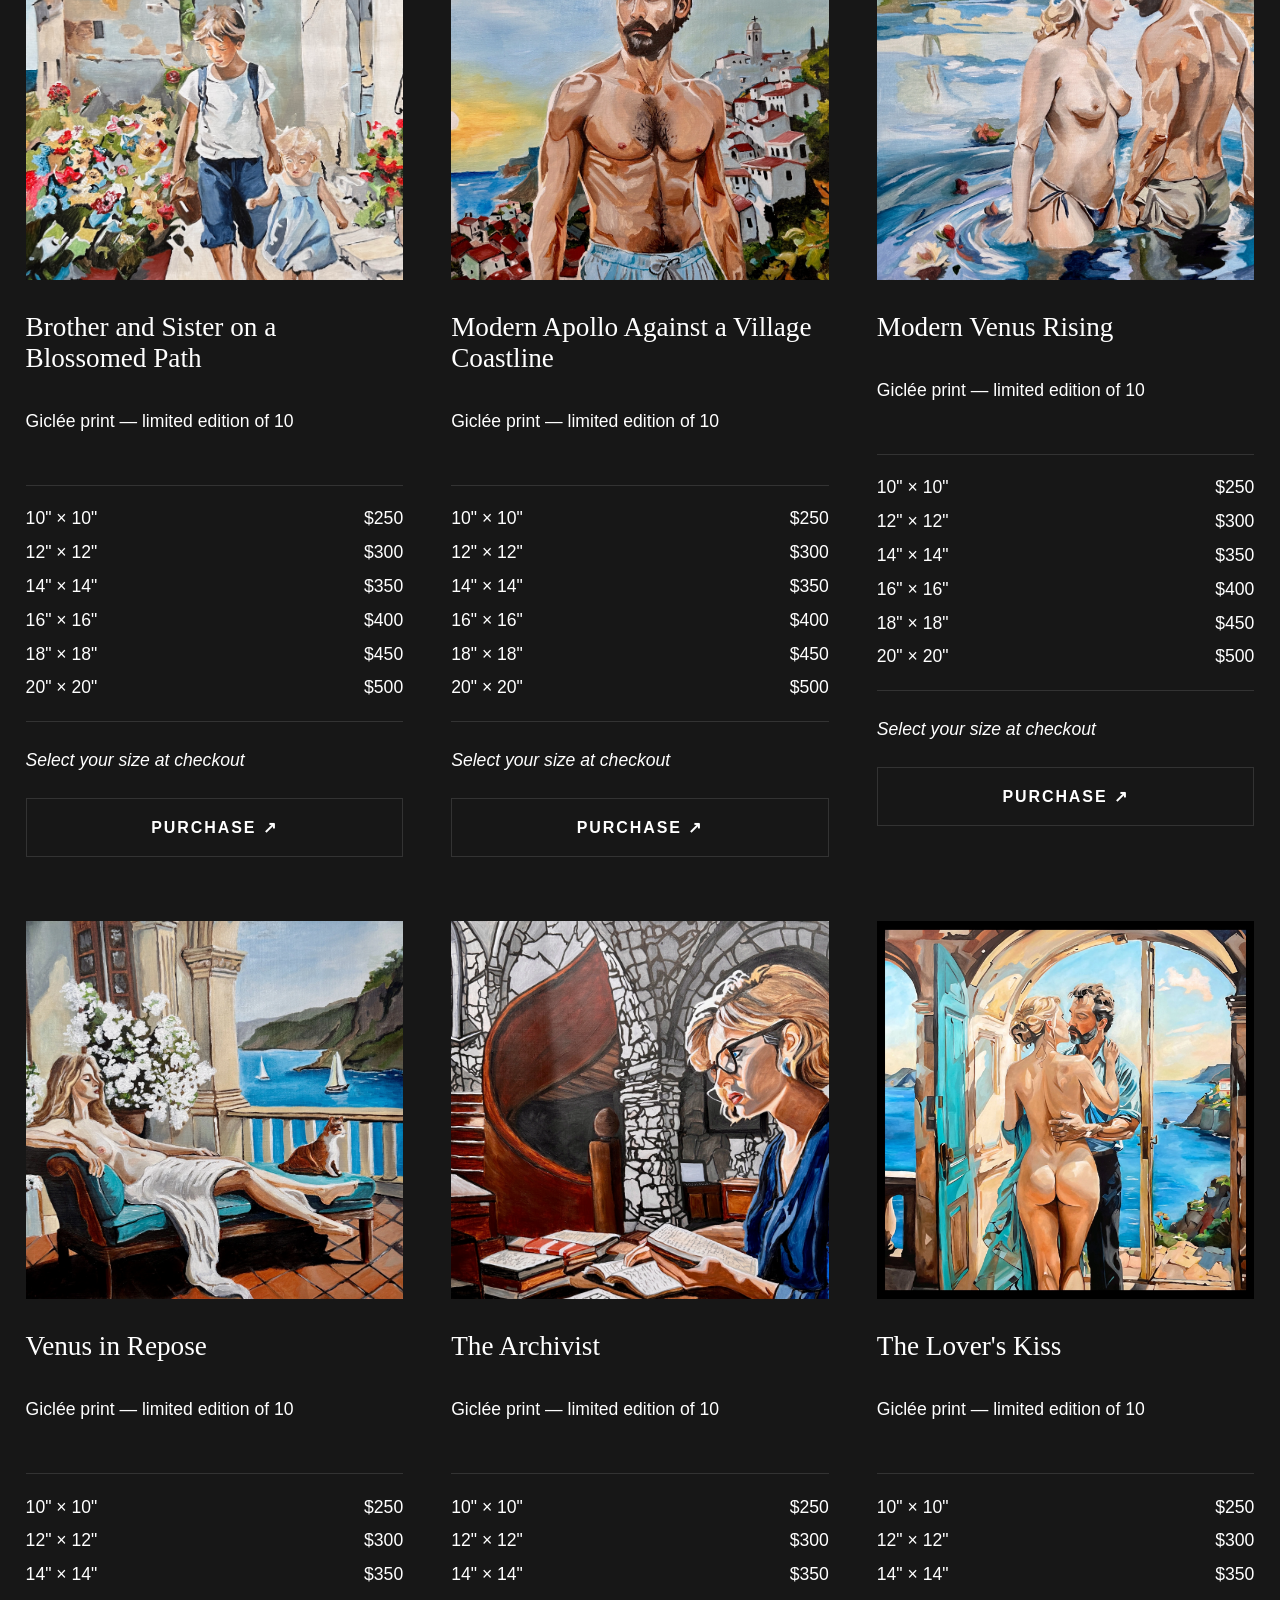
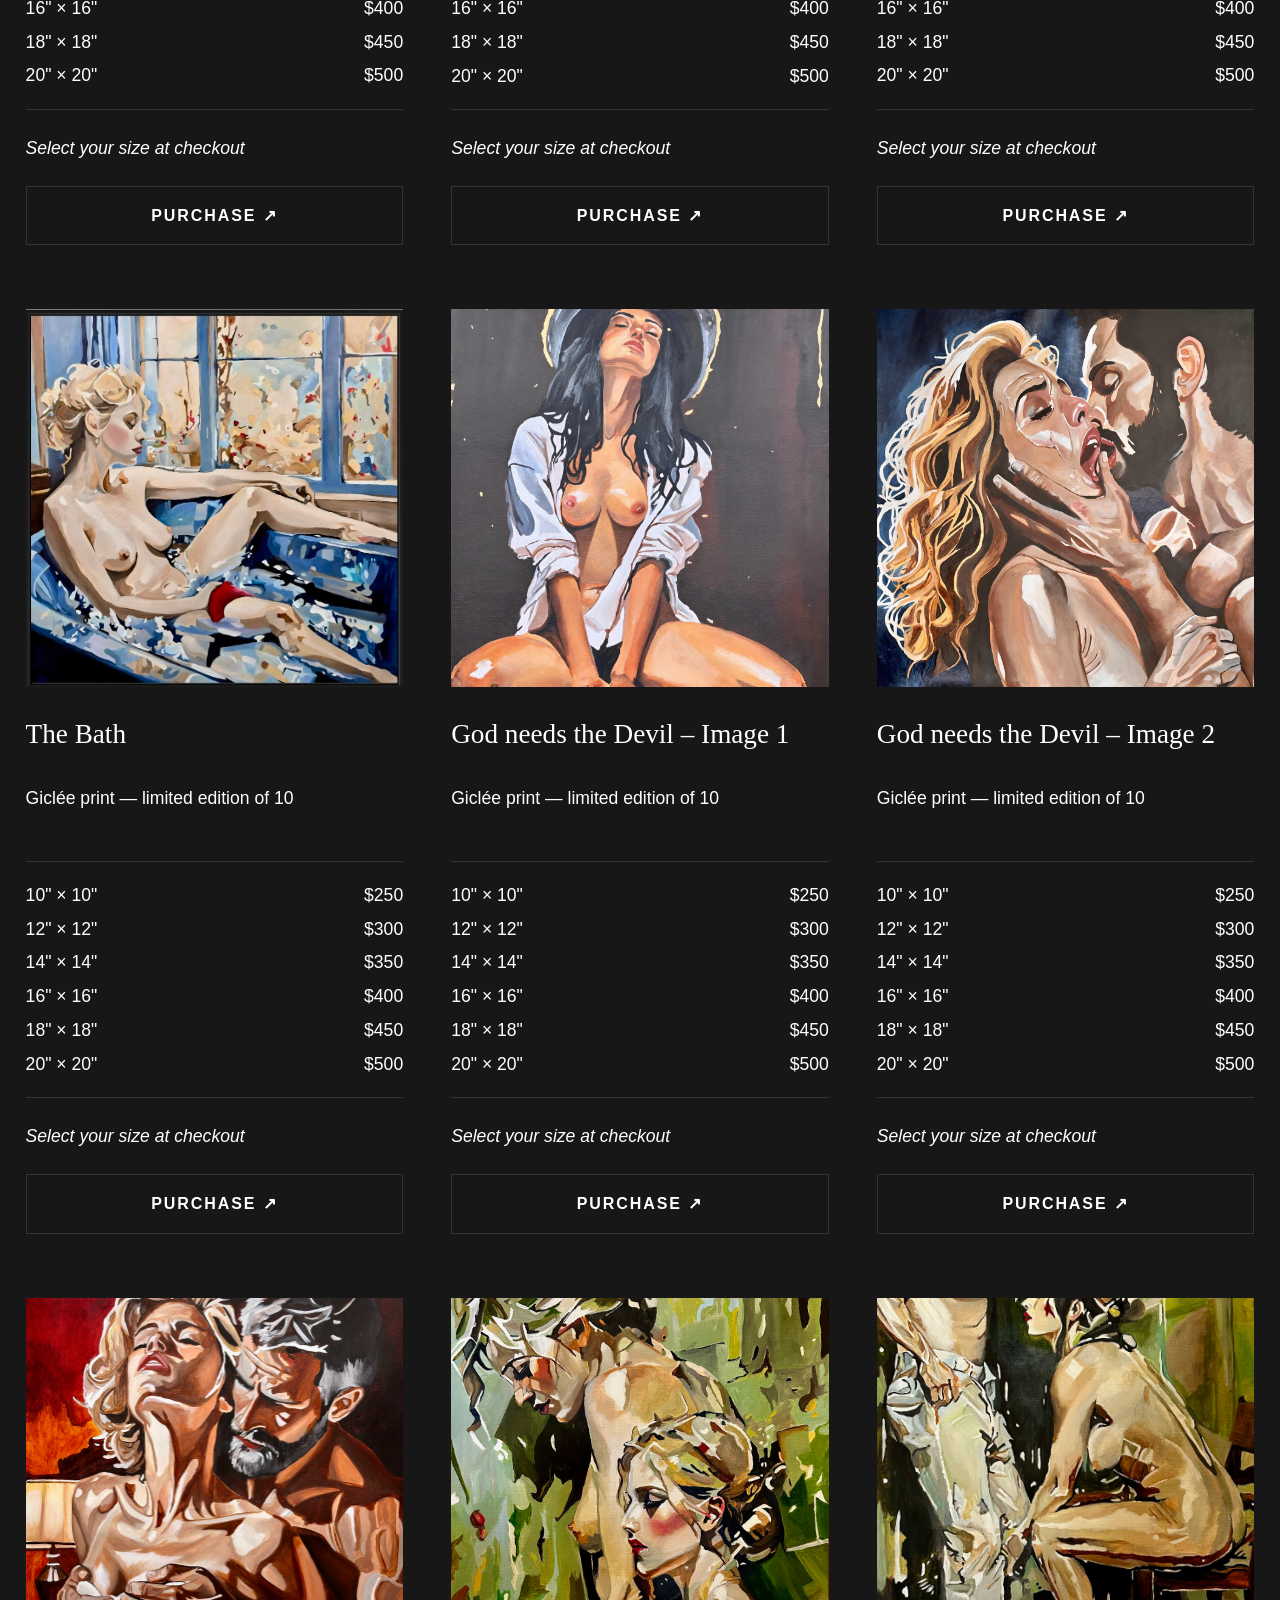
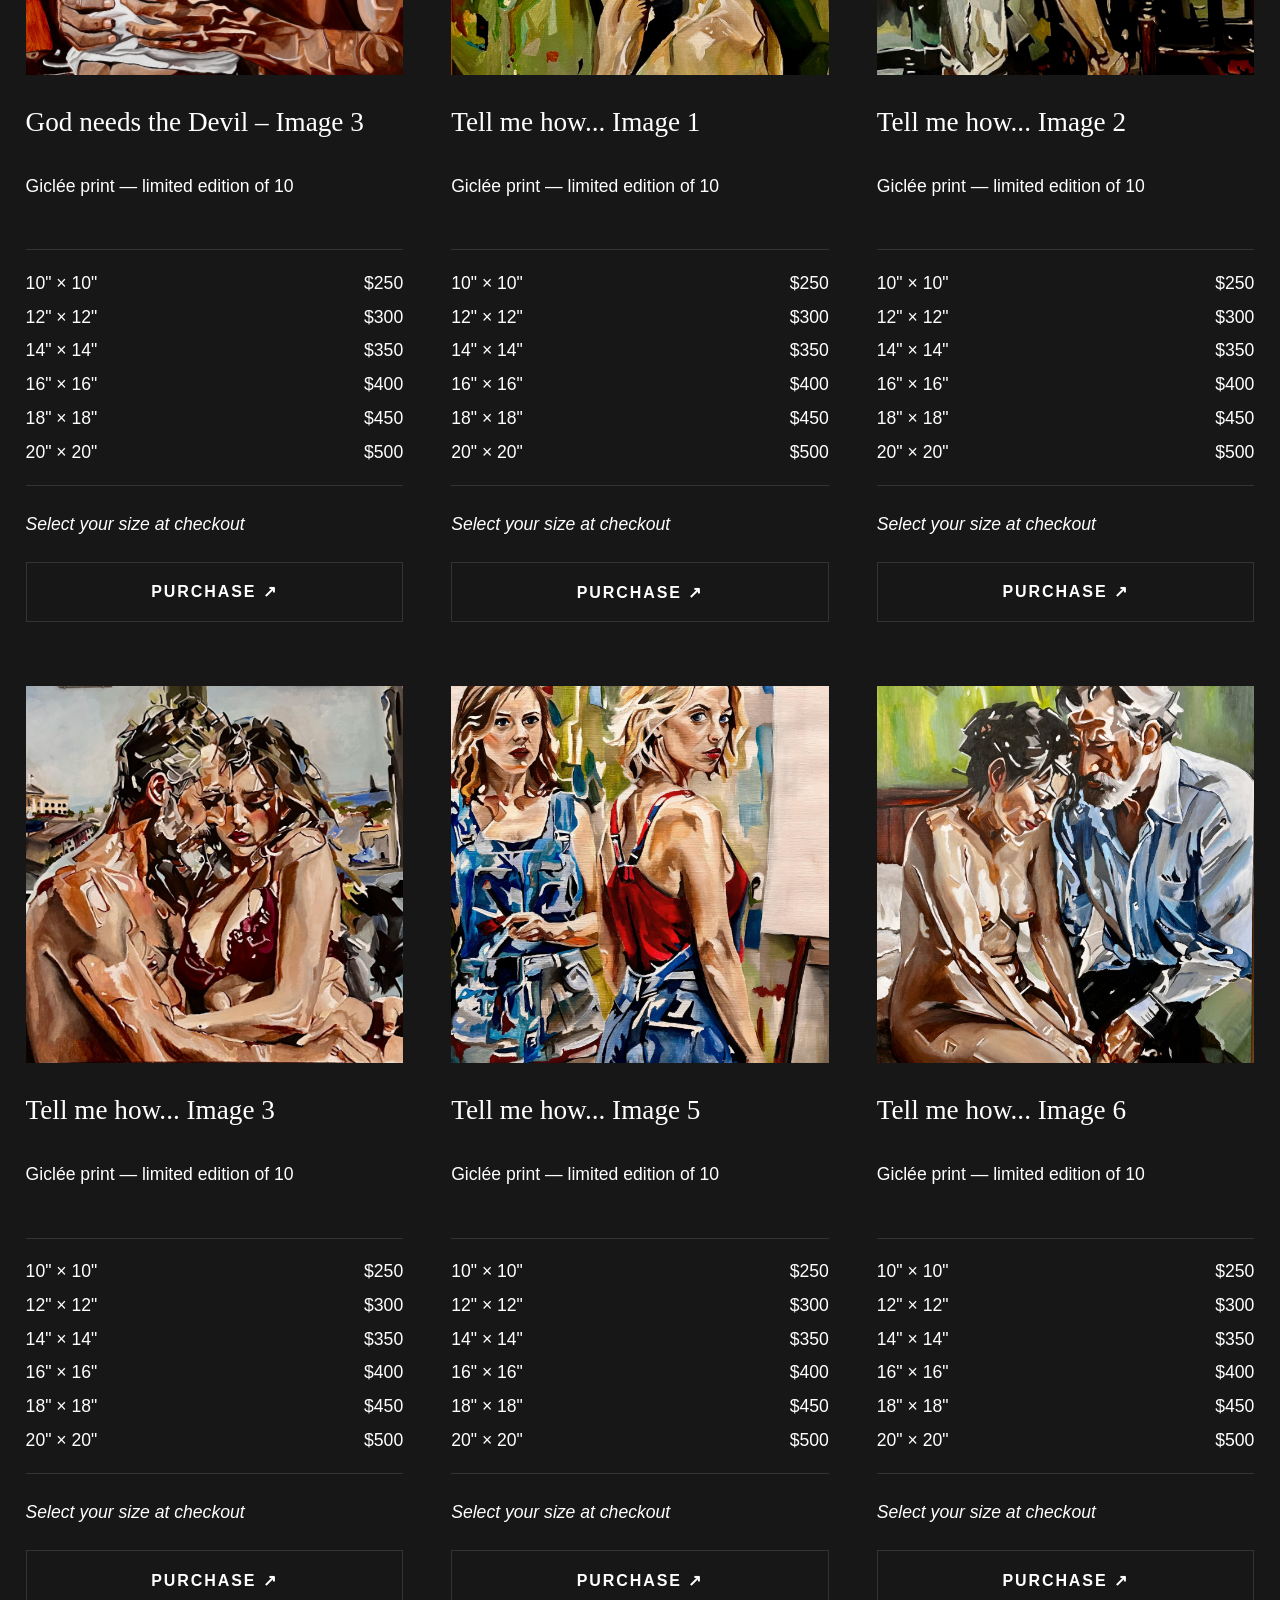
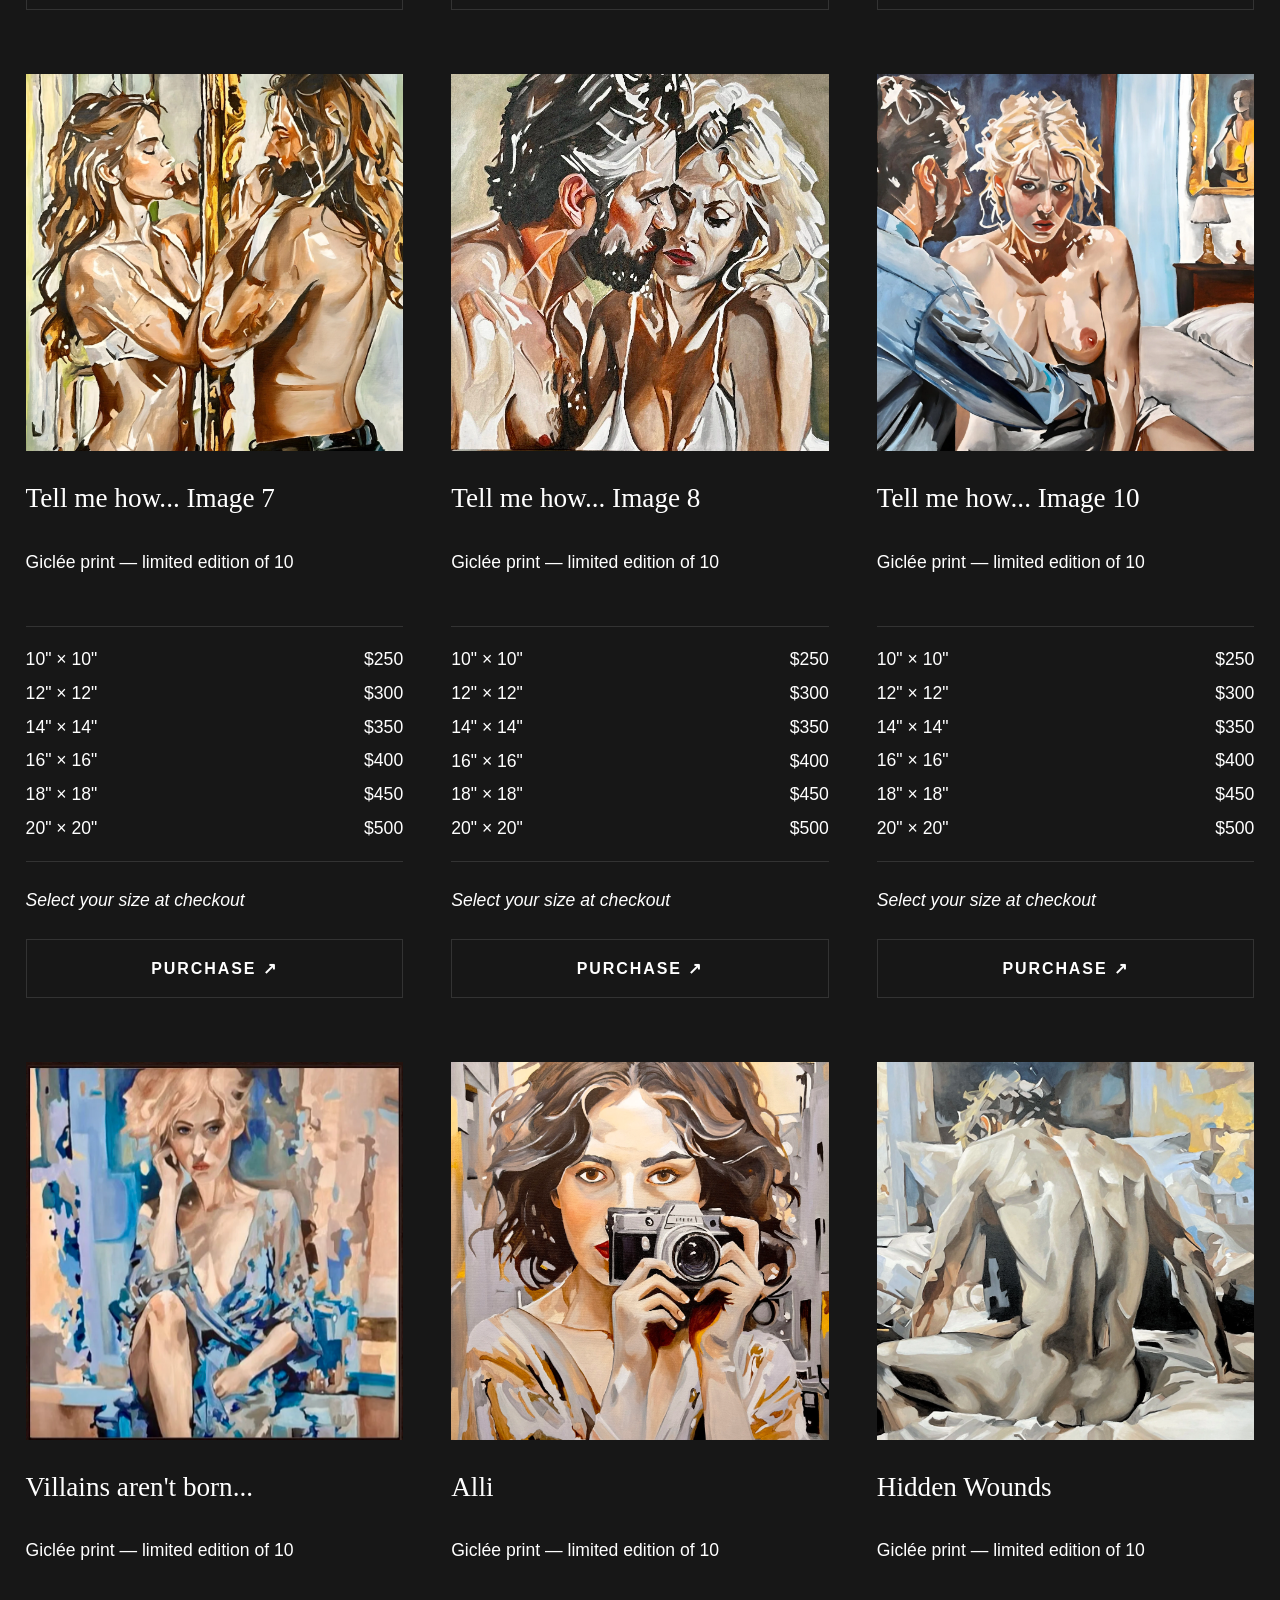
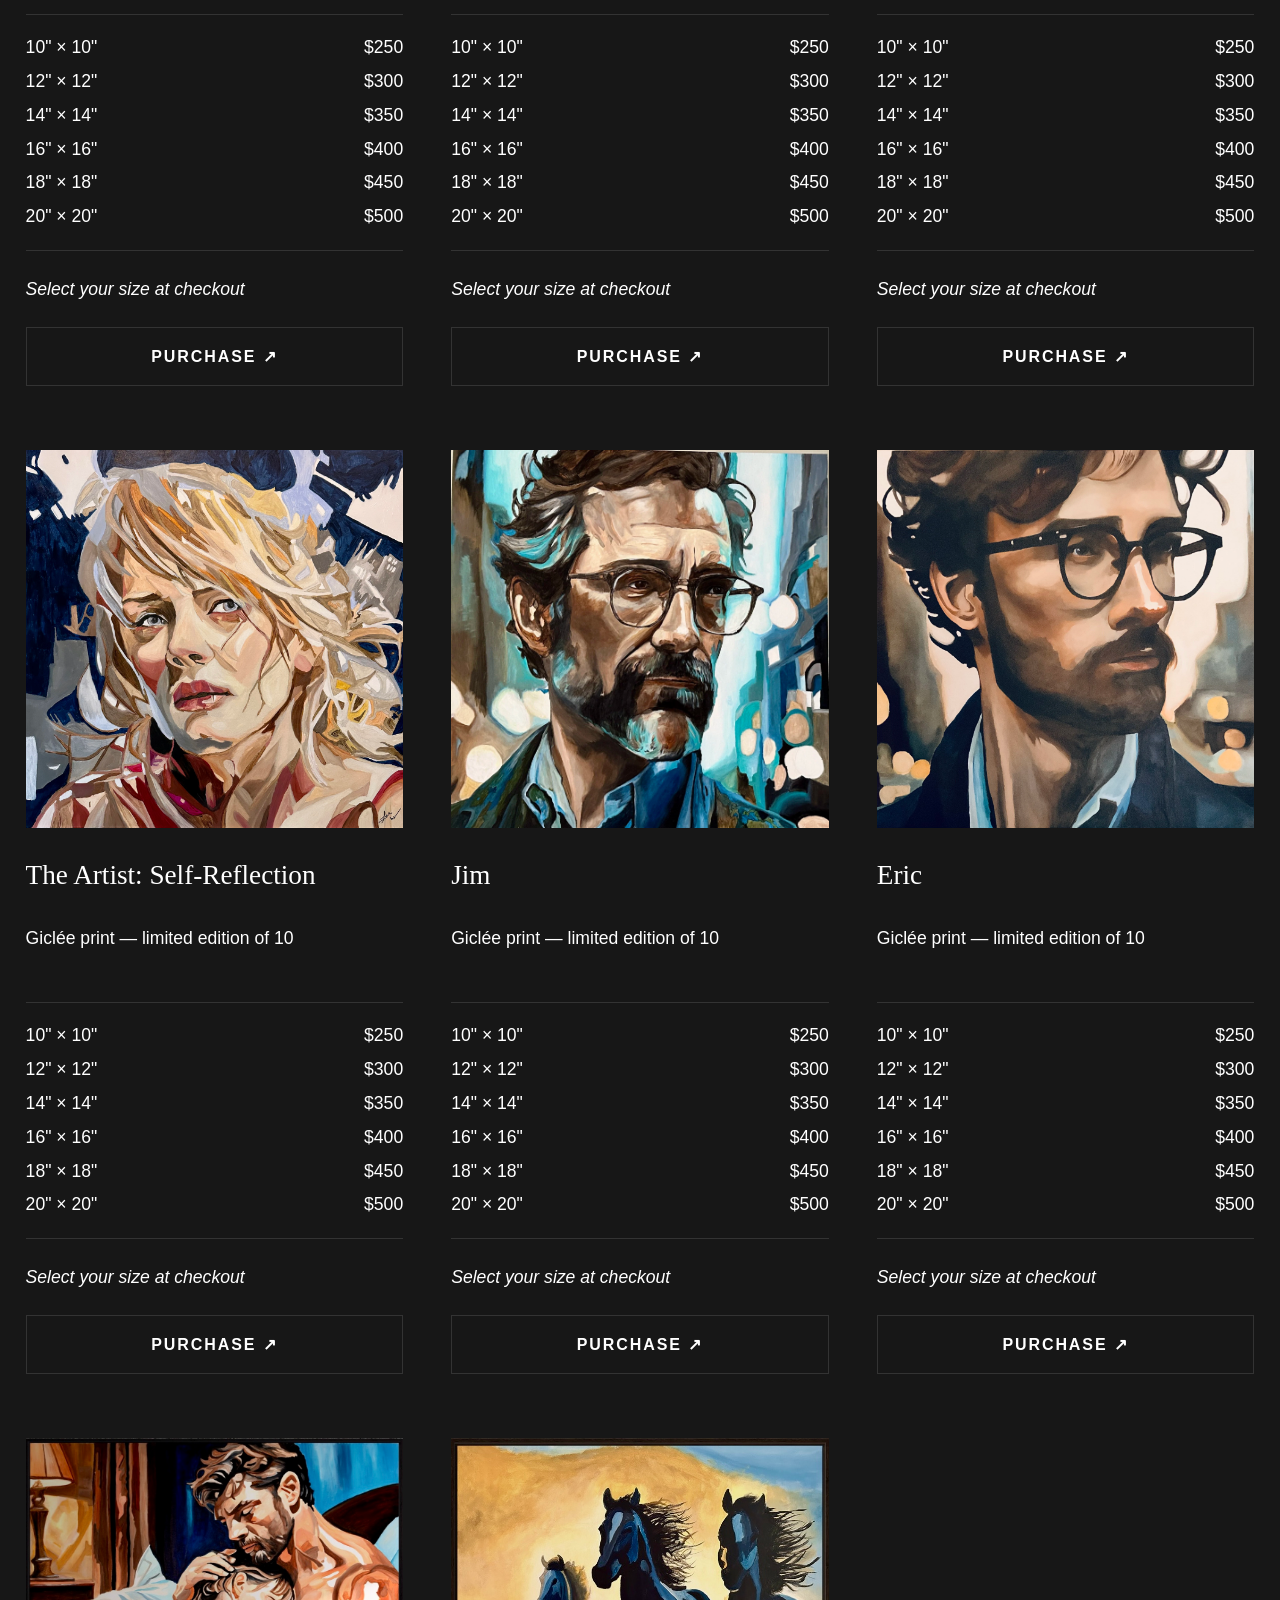
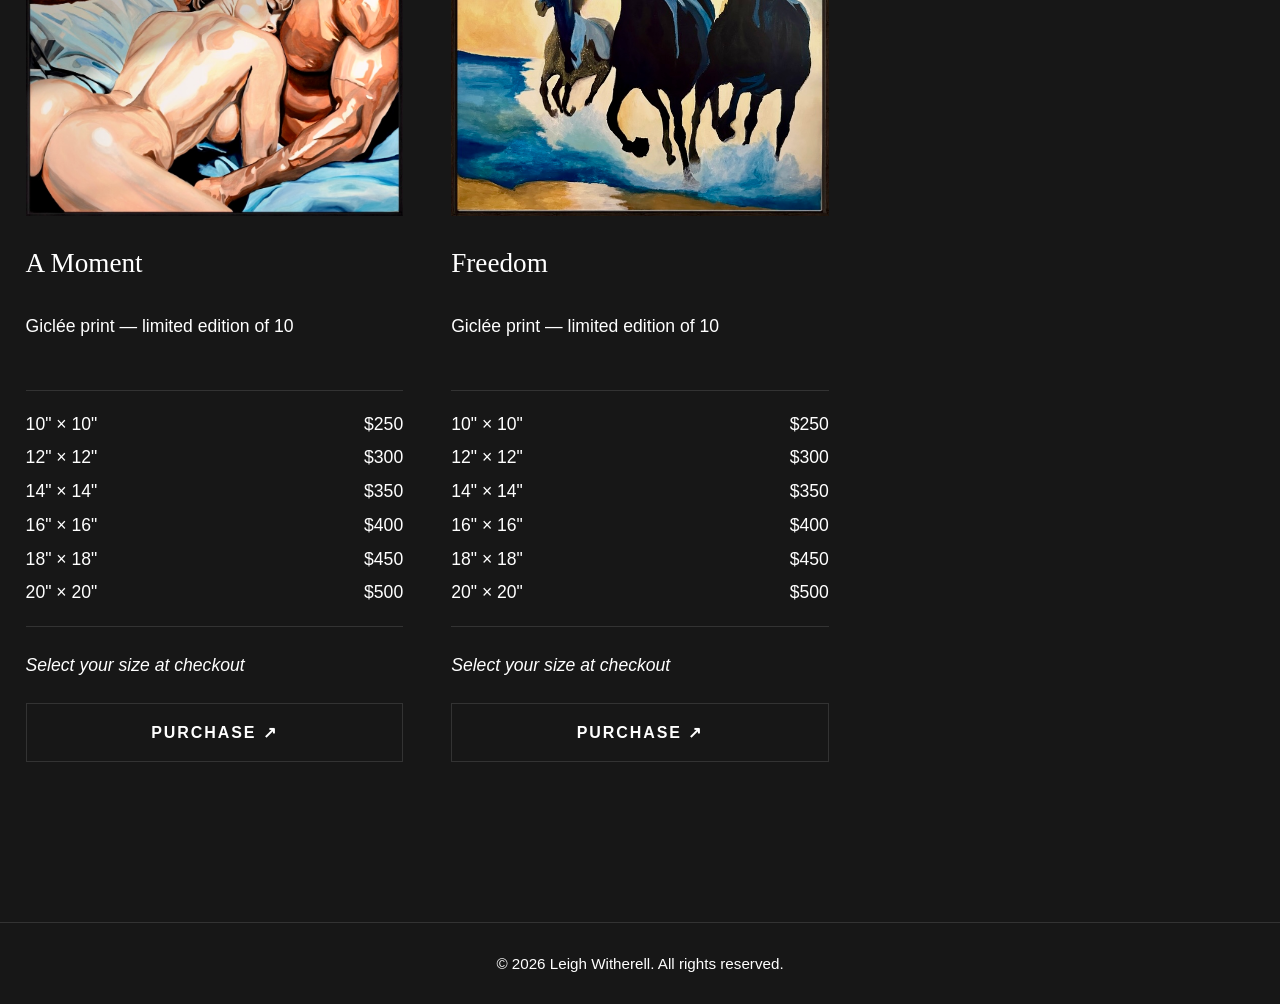
<file: store.html>
<!DOCTYPE html>
<html lang="en">
<head>
  <meta charset="UTF-8">
  <meta name="viewport"
        content="width=device-width, initial-scale=1.0">

  <title>Store | Leigh Witherell</title>

  <link rel="stylesheet" href="css/style.css">
  <script src="js/gallery.js" defer></script>
  <script src="js/navigation.js" defer></script>
</head>

<body class="store-page">

  <header class="site-header">
    <a class="site-logo" href="index.html">
      Leigh Witherell
    </a>

    <button class="menu-toggle"
            type="button"
            aria-label="Toggle navigation"
            aria-expanded="false"
            aria-controls="site-nav">
      ☰
    </button>

    <nav id="site-nav" class="site-nav"
         aria-label="Main navigation">
      <a href="works.html">Works</a>
      <a href="about.html">About</a>
      <a href="reviews.html">Reviews</a>
      <a href="installations.html">Installations</a>
      <a href="store.html" aria-current="page">Store</a>
      <a href="commissions.html">Commissions</a>
      <a href="collect.html">Collect</a>
    </nav>
  </header>

  <main class="store-main">

    <section class="store-intro">
      <h1>Limited Edition Prints</h1>

      <p>
        Original limited edition prints of contemporary
        figurative artwork. Each print is carefully
        produced to museum quality standards.
      </p>
    </section>

    <section class="product-grid"
             aria-label="Available artwork">

      <!-- ORIGINAL PAINTING -->

      <article class="product-card">
        <img
          src="assets/images/Original%20Works/The%20Secret%20Before%20Spring.jpg"
          alt="The Secret Before Spring"
          loading="lazy">

        <h2>The Secret Before Spring</h2>

        <p>18" × 18" • Original acrylic on linen canvas</p>

        <p class="original-price">$750</p>

       
<a
  class="purchase-button"
  href="https://www.paypal.com/ncp/payment/MB45LRHAG9T7N"
  target="_blank"
  rel="noopener noreferrer"
  aria-label="Purchase The Secret Before Spring original painting"
>
  PURCHASE ↗
</a>
          PURCHASE ↗
        </a>
      </article>

      <!-- FIRST PRINT -->

      <article class="product-card">
        <img
          src="assets/images/Original%20Works/The%20Secret%20Before%20Spring.jpg"
          alt="The Secret Before Spring"
          loading="lazy">

        <h2>The Secret Before Spring</h2>

        <p>Giclée print — limited edition of 10</p>

        <div class="price-list">
          <div><span>10" × 10"</span><span>$250</span></div>
          <div><span>12" × 12"</span><span>$300</span></div>
          <div><span>14" × 14"</span><span>$350</span></div>
          <div><span>16" × 16"</span><span>$400</span></div>
          <div><span>18" × 18"</span><span>$450</span></div>
          <div><span>20" × 20"</span><span>$500</span></div>
        </div>

        <p class="checkout-note">
          Select your size at checkout
        </p>

        <a class="purchase-button"
           href="https://www.paypal.com/ncp/payment/WQCDAM9R76ZC4"
           target="_blank"
           rel="noopener noreferrer"
           aria-label="Purchase The Secret Before Spring print">
          PURCHASE ↗
        </a>
      </article>

      <!-- SECOND PRINT -->

      <article class="product-card">
        <img
          src="assets/images/Original%20Works/Where%20Ivy%20Climbs%20and%20Love%20Resides.webp"
          alt="Where Ivy Climbs and Love Resides"
          loading="lazy">

        <h2>Where Ivy Climbs and Love Resides</h2>

        <p>Giclée print — limited edition of 10</p>

        <div class="price-list">
          <div><span>10" × 10"</span><span>$250</span></div>
          <div><span>12" × 12"</span><span>$300</span></div>
          <div><span>14" × 14"</span><span>$350</span></div>
          <div><span>16" × 16"</span><span>$400</span></div>
          <div><span>18" × 18"</span><span>$450</span></div>
          <div><span>20" × 20"</span><span>$500</span></div>
        </div>

        <p class="checkout-note">
          Select your size at checkout
        </p>

        <a class="purchase-button"
           href="https://www.paypal.com/ncp/payment/F75TQPDPDT4CW"
           target="_blank"
  rel="noopener noreferrer"
           aria-label="Purchase Where Ivy Climbs and Love Resides print">
          PURCHASE ↗
        </a>
      </article>
      
<!-- BROTHER AND SISTER -->

<article class="product-card">
  <img
    src="assets/images/Original%20Works/Brother%20and%20sister%20on%20a%20blossomed%20path.jpg"
    alt="Brother and Sister on a Blossomed Path"
    loading="lazy">

  <h2>Brother and Sister on a Blossomed Path</h2>

  <p>Giclée print — limited edition of 10</p>

  <div class="price-list">
    <div><span>10" × 10"</span><span>$250</span></div>
    <div><span>12" × 12"</span><span>$300</span></div>
    <div><span>14" × 14"</span><span>$350</span></div>
    <div><span>16" × 16"</span><span>$400</span></div>
    <div><span>18" × 18"</span><span>$450</span></div>
    <div><span>20" × 20"</span><span>$500</span></div>
  </div>

  <p class="checkout-note">Select your size at checkout</p>

  <a class="purchase-button" href="https://www.paypal.com/ncp/payment/5BHFE5DKJN9UW"
  target="_blank"
  rel="noopener noreferrer"
     aria-label="Purchase Brother and Sister on a Blossomed Path print" >
    PURCHASE ↗
  </a>
</article>


<!-- MODERN APOLLO -->

<article class="product-card">
  <img
    src="assets/images/Original%20Works/Modern%20Apollo%20Against%20a%20Village%20Coastline.webp"
    alt="Modern Apollo Against a Village Coastline"
    loading="lazy">

  <h2>Modern Apollo Against a Village Coastline</h2>

  <p>Giclée print — limited edition of 10</p>

  <div class="price-list">
    <div><span>10" × 10"</span><span>$250</span></div>
    <div><span>12" × 12"</span><span>$300</span></div>
    <div><span>14" × 14"</span><span>$350</span></div>
    <div><span>16" × 16"</span><span>$400</span></div>
    <div><span>18" × 18"</span><span>$450</span></div>
    <div><span>20" × 20"</span><span>$500</span></div>
  </div>

  <p class="checkout-note">Select your size at checkout</p>

  <a class="purchase-button" href="https://www.paypal.com/ncp/payment/GNX2RPSE4A7R4"
     target="_blank"
     rel="noopener noreferrer"
     aria-label="Purchase Modern Apollo Against a Village Coastline print">
    PURCHASE ↗
  </a>
</article>


<!-- MODERN VENUS -->

<article class="product-card">
  <img
    src="assets/images/Original%20Works/Modern%20Venus%20Rising.webp"
    alt="Modern Venus Rising"
    loading="lazy">

  <h2>Modern Venus Rising</h2>

  <p>Giclée print — limited edition of 10</p>

  <div class="price-list">
    <div><span>10" × 10"</span><span>$250</span></div>
    <div><span>12" × 12"</span><span>$300</span></div>
    <div><span>14" × 14"</span><span>$350</span></div>
    <div><span>16" × 16"</span><span>$400</span></div>
    <div><span>18" × 18"</span><span>$450</span></div>
    <div><span>20" × 20"</span><span>$500</span></div>
  </div>

  <p class="checkout-note">Select your size at checkout</p>

  <a class="purchase-button" href="https://www.paypal.com/ncp/payment/UFZJAJ8652NT2"
  target="_blank"
  rel="noopener noreferrer">
    PURCHASE ↗
  </a>
</article>

<!-- VENUS IN REPOSE -->

<article class="product-card">
  <img
    src="assets/images/Original%20Works/Venus%20in%20Repose.webp"
    alt="Venus in Repose"
    loading="lazy">

  <h2>Venus in Repose</h2>

  <p>Giclée print — limited edition of 10</p>

  <div class="price-list">
    <div><span>10" × 10"</span><span>$250</span></div>
    <div><span>12" × 12"</span><span>$300</span></div>
    <div><span>14" × 14"</span><span>$350</span></div>
    <div><span>16" × 16"</span><span>$400</span></div>
    <div><span>18" × 18"</span><span>$450</span></div>
    <div><span>20" × 20"</span><span>$500</span></div>
  </div>

  <p class="checkout-note">Select your size at checkout</p>

  <a class="purchase-button" href="https://www.paypal.com/ncp/payment/J4P8GNF5SV7HG"
  target="_blank"
  rel="noopener noreferrer">
    PURCHASE ↗
  </a>
</article>


<!-- THE ARCHIVIST -->

<article class="product-card">
  <img
    src="assets/images/Original%20Works/The%20Archivist.webp"
    alt="The Archivist"
    loading="lazy">

  <h2>The Archivist</h2>

  <p>Giclée print — limited edition of 10</p>

  <div class="price-list">
    <div><span>10" × 10"</span><span>$250</span></div>
    <div><span>12" × 12"</span><span>$300</span></div>
    <div><span>14" × 14"</span><span>$350</span></div>
    <div><span>16" × 16"</span><span>$400</span></div>
    <div><span>18" × 18"</span><span>$450</span></div>
    <div><span>20" × 20"</span><span>$500</span></div>
  </div>

  <p class="checkout-note">Select your size at checkout</p>

  <a class="purchase-button" href="https://www.paypal.com/ncp/payment/BF8YYWDNDK9E8"
  target="_blank"
  rel="noopener noreferrer">
    PURCHASE ↗
  </a>
</article>


<!-- THE LOVER'S KISS -->

<article class="product-card">
  <img
    src="assets/images/Original Works/The Lovers Kiss.webp"
    alt="The Lover's Kiss"
    loading="lazy">

  <h2>The Lover's Kiss</h2>

  <p>Giclée print — limited edition of 10</p>

  <div class="price-list">
    <div><span>10" × 10"</span><span>$250</span></div>
    <div><span>12" × 12"</span><span>$300</span></div>
    <div><span>14" × 14"</span><span>$350</span></div>
    <div><span>16" × 16"</span><span>$400</span></div>
    <div><span>18" × 18"</span><span>$450</span></div>
    <div><span>20" × 20"</span><span>$500</span></div>
  </div>

  <p class="checkout-note">Select your size at checkout</p>

  <a class="purchase-button" href="https://www.paypal.com/ncp/payment/T5H88F66F4WG2"
  target="_blank"
  rel="noopener noreferrer">
    PURCHASE ↗
  </a>
</article>

<!-- THE BATH -->

<article class="product-card">
  <img
    src="assets/images/Sensuality/The%2BBath.webp"
    alt="The Bath"
    loading="lazy">

  <h2>The Bath</h2>

  <p>Giclée print — limited edition of 10</p>

  <div class="price-list">
    <div><span>10" × 10"</span><span>$250</span></div>
    <div><span>12" × 12"</span><span>$300</span></div>
    <div><span>14" × 14"</span><span>$350</span></div>
    <div><span>16" × 16"</span><span>$400</span></div>
    <div><span>18" × 18"</span><span>$450</span></div>
    <div><span>20" × 20"</span><span>$500</span></div>
  </div>

  <p class="checkout-note">Select your size at checkout</p>

  <a class="purchase-button" href="https://www.paypal.com/ncp/payment/E95RD2PD3HSJL"
  target="_blank"
  rel="noopener noreferrer">
    PURCHASE ↗
  </a>
</article>


<!-- GOD NEEDS THE DEVIL — IMAGE 1 -->

<article class="product-card">
  <img
    src="assets/images/Sensuality/God%2Bneeds%2Bthe%2BDevil%2BImage%2B1.webp"
    alt="God Needs the Devil — Image 1"
    loading="lazy">

  <h2>God needs the Devil – Image 1</h2>

  <p>Giclée print — limited edition of 10</p>

  <div class="price-list">
    <div><span>10" × 10"</span><span>$250</span></div>
    <div><span>12" × 12"</span><span>$300</span></div>
    <div><span>14" × 14"</span><span>$350</span></div>
    <div><span>16" × 16"</span><span>$400</span></div>
    <div><span>18" × 18"</span><span>$450</span></div>
    <div><span>20" × 20"</span><span>$500</span></div>
  </div>

  <p class="checkout-note">Select your size at checkout</p>

  <a class="purchase-button" href="https://www.paypal.com/ncp/payment/KJFRT6E447TAY"
  target="_blank"
  rel="noopener noreferrer">
    PURCHASE ↗
  </a>
</article>


<!-- GOD NEEDS THE DEVIL — IMAGE 2 -->

<article class="product-card">
  <img
    src="assets/images/Sensuality/God%2Bneeds%2Bthe%2BDevil%2BImage%2B2.webp"
    alt="God Needs the Devil — Image 2"
    loading="lazy">

  <h2>God needs the Devil – Image 2</h2>

  <p>Giclée print — limited edition of 10</p>

  <div class="price-list">
    <div><span>10" × 10"</span><span>$250</span></div>
    <div><span>12" × 12"</span><span>$300</span></div>
    <div><span>14" × 14"</span><span>$350</span></div>
    <div><span>16" × 16"</span><span>$400</span></div>
    <div><span>18" × 18"</span><span>$450</span></div>
    <div><span>20" × 20"</span><span>$500</span></div>
  </div>

  <p class="checkout-note">Select your size at checkout</p>

  <a class="purchase-button" href="https://www.paypal.com/ncp/payment/37GULMC4GWB22"
  target="_blank"
  rel="noopener noreferrer">
    PURCHASE ↗
  </a>
</article>

<!-- GOD NEEDS THE DEVIL — IMAGE 3 -->

<article class="product-card">
  <img
    src="assets/images/Sensuality/God%20needs%20the%20Devil%20Image%203.jpg"
    alt="God needs the Devil — Image 3"
    loading="lazy">

  <h2>God needs the Devil – Image 3</h2>

  <p>Giclée print — limited edition of 10</p>

  <div class="price-list">
    <div><span>10" × 10"</span><span>$250</span></div>
    <div><span>12" × 12"</span><span>$300</span></div>
    <div><span>14" × 14"</span><span>$350</span></div>
    <div><span>16" × 16"</span><span>$400</span></div>
    <div><span>18" × 18"</span><span>$450</span></div>
    <div><span>20" × 20"</span><span>$500</span></div>
  </div>

  <p class="checkout-note">Select your size at checkout</p>

  <a class="purchase-button" href="https://www.paypal.com/ncp/payment/H4AP57UM4YNJU"
  target="_blank"
  rel="noopener noreferrer">









    PURCHASE ↗
  </a>
</article>


<!-- TELL ME HOW — IMAGE 1 -->

<article class="product-card">
  <img
    src="assets/images/Sensuality/Tell%2Bme%2Bhow...Image%2B1.webp"
    alt="Tell me how — Image 1"
    loading="lazy">

  <h2>Tell me how... Image 1</h2>

  <p>Giclée print — limited edition of 10</p>

  <div class="price-list">
    <div><span>10" × 10"</span><span>$250</span></div>
    <div><span>12" × 12"</span><span>$300</span></div>
    <div><span>14" × 14"</span><span>$350</span></div>
    <div><span>16" × 16"</span><span>$400</span></div>
    <div><span>18" × 18"</span><span>$450</span></div>
    <div><span>20" × 20"</span><span>$500</span></div>
  </div>

  <p class="checkout-note">Select your size at checkout</p>

  <a class="purchase-button" href="https://www.paypal.com/ncp/payment/5HHC53WTX73WG"
  

  target="_blank"
  rel="noopener noreferrer">

    PURCHASE ↗
  </a>
</article>


<!-- TELL ME HOW — IMAGE 2 -->

<article class="product-card">
  <img
    src="assets/images/Sensuality/Tell%2Bme%2Bhow...Image%2B2.webp"
    alt="Tell me how — Image 2"
    loading="lazy">

  <h2>Tell me how... Image 2</h2>

  <p>Giclée print — limited edition of 10</p>

  <div class="price-list">
    <div><span>10" × 10"</span><span>$250</span></div>
    <div><span>12" × 12"</span><span>$300</span></div>
    <div><span>14" × 14"</span><span>$350</span></div>
    <div><span>16" × 16"</span><span>$400</span></div>
    <div><span>18" × 18"</span><span>$450</span></div>
    <div><span>20" × 20"</span><span>$500</span></div>
  </div>

  <p class="checkout-note">Select your size at checkout</p>

  <a class="purchase-button" href="https://www.paypal.com/ncp/payment/Y2L752K6Z6CFA"
  target="_blank"
  rel="noopener noreferrer">
    PURCHASE ↗
  </a>
</article>

<!-- TELL ME HOW — IMAGE 3 -->

<article class="product-card">
  <img
    src="assets/images/Sensuality/Tell+Me+How...Image+3.webp"
    alt="Tell me how — Image 3"
    loading="lazy">

  <h2>Tell me how... Image 3</h2>
  <p>Giclée print — limited edition of 10</p>

  <div class="price-list">
    <div><span>10" × 10"</span><span>$250</span></div>
    <div><span>12" × 12"</span><span>$300</span></div>
    <div><span>14" × 14"</span><span>$350</span></div>
    <div><span>16" × 16"</span><span>$400</span></div>
    <div><span>18" × 18"</span><span>$450</span></div>
    <div><span>20" × 20"</span><span>$500</span></div>
  </div>

  <p class="checkout-note">Select your size at checkout</p>
  <a class="purchase-button" aria-disabled="true" href="https://www.paypal.com/ncp/payment/63XGJTV7Y6U6N
  "
  target="_blank"
  rel="noopener noreferrer"
  
  >
    PURCHASE ↗
  </a>
</article>


<!-- TELL ME HOW — IMAGE 5 -->

<article class="product-card">
  <img
    src="assets/images/Sensuality/Tell+Me+How...Image+5.webp"
    alt="Tell me how — Image 5"
    loading="lazy">

  <h2>Tell me how... Image 5</h2>
  <p>Giclée print — limited edition of 10</p>

  <div class="price-list">
    <div><span>10" × 10"</span><span>$250</span></div>
    <div><span>12" × 12"</span><span>$300</span></div>
    <div><span>14" × 14"</span><span>$350</span></div>
    <div><span>16" × 16"</span><span>$400</span></div>
    <div><span>18" × 18"</span><span>$450</span></div>
    <div><span>20" × 20"</span><span>$500</span></div>
  </div>

  <p class="checkout-note">Select your size at checkout</p>
  <a class="purchase-button" aria-disabled="true" href="https://www.paypal.com/ncp/payment/R6ASGX92L28E2"
  target="_blank"
  rel="noopener noreferrer"
  
  
  
  
  
  
  
  
  
  
  
  
  
  
  
  
  >
    PURCHASE ↗
  </a>
</article>


<!-- TELL ME HOW — IMAGE 6 -->

<article class="product-card">
  <img
    src="assets/images/Sensuality/Tell+me+how...Image+6.webp"
    alt="Tell me how — Image 6"
    loading="lazy">

  <h2>Tell me how... Image 6</h2>
  <p>Giclée print — limited edition of 10</p>

  <div class="price-list">
    <div><span>10" × 10"</span><span>$250</span></div>
    <div><span>12" × 12"</span><span>$300</span></div>
    <div><span>14" × 14"</span><span>$350</span></div>
    <div><span>16" × 16"</span><span>$400</span></div>
    <div><span>18" × 18"</span><span>$450</span></div>
    <div><span>20" × 20"</span><span>$500</span></div>
  </div>

  <p class="checkout-note">Select your size at checkout</p>
  <a class="purchase-button" aria-disabled="true" href="https://www.paypal.com/ncp/payment/YNGZ3RVFRG6LJ"
  target="_blank"
  rel="noopener noreferrer"
  
  
  
  
  
  
  
  
  
  
  
  
  
  
  
  
  
  
  
  
  
  
  
  
  
  
  
  
  
  
  >
    PURCHASE ↗
  </a>
</article>
<!-- TELL ME HOW — IMAGE 7 -->

<article class="product-card">
  <img
    src="assets/images/Sensuality/Tell+me+how...Image+7.webp"
    alt="Tell me how — Image 7"
    loading="lazy">

  <h2>Tell me how... Image 7</h2>
  <p>Giclée print — limited edition of 10</p>

  <div class="price-list">
    <div><span>10" × 10"</span><span>$250</span></div>
    <div><span>12" × 12"</span><span>$300</span></div>
    <div><span>14" × 14"</span><span>$350</span></div>
    <div><span>16" × 16"</span><span>$400</span></div>
    <div><span>18" × 18"</span><span>$450</span></div>
    <div><span>20" × 20"</span><span>$500</span></div>
  </div>

  <p class="checkout-note">Select your size at checkout</p>
  <a class="purchase-button" aria-disabled="true" href="https://www.paypal.com/ncp/payment/28M3WFTPXS9AG"
  target="_blank"
  rel="noopener noreferrer"
  
  
  
  
  
  
  
  
  
  
  
  
  
  
  
  
  
  
  
  
  
  
  
  
  
  
  
  
  
  
  
  
  
  
  >
    PURCHASE ↗
  </a>
</article>


<!-- TELL ME HOW — IMAGE 8 -->

<article class="product-card">
  <img
    src="assets/images/Sensuality/Tell+me+how...Image+8.webp"
    alt="Tell me how — Image 8"
    loading="lazy">

  <h2>Tell me how... Image 8</h2>
  <p>Giclée print — limited edition of 10</p>

  <div class="price-list">
    <div><span>10" × 10"</span><span>$250</span></div>
    <div><span>12" × 12"</span><span>$300</span></div>
    <div><span>14" × 14"</span><span>$350</span></div>
    <div><span>16" × 16"</span><span>$400</span></div>
    <div><span>18" × 18"</span><span>$450</span></div>
    <div><span>20" × 20"</span><span>$500</span></div>
  </div>

  <p class="checkout-note">Select your size at checkout</p>
  <a class="purchase-button" aria-disabled="true" href="https://www.paypal.com/ncp/payment/YTC4U84L5Z836"
  target="_blank"
  rel="noopener noreferrer"
  >
    PURCHASE ↗
  </a>
</article>


<!-- TELL ME HOW — IMAGE 10 -->

<article class="product-card">
  <img
    src="assets/images/Sensuality/Tell+me+how...+Image+10.webp"
    alt="Tell me how — Image 10"
    loading="lazy">

  <h2>Tell me how... Image 10</h2>
  <p>Giclée print — limited edition of 10</p>

  <div class="price-list">
    <div><span>10" × 10"</span><span>$250</span></div>
    <div><span>12" × 12"</span><span>$300</span></div>
    <div><span>14" × 14"</span><span>$350</span></div>
    <div><span>16" × 16"</span><span>$400</span></div>
    <div><span>18" × 18"</span><span>$450</span></div>
    <div><span>20" × 20"</span><span>$500</span></div>
  </div>

  <p class="checkout-note">Select your size at checkout</p>
  <a class="purchase-button" aria-disabled="true" href="https://www.paypal.com/ncp/payment/T9QGN7TJ7GWZ2"
  target="_blank"
  rel="noopener noreferrer"
  
  
  
  >
    PURCHASE ↗
  </a>
</article>
<!-- VILLAINS AREN'T BORN -->

<article class="product-card">
  <img
    src="assets/images/Sensuality/Villains.webp"
    alt="Villains aren't born"
    loading="lazy">

  <h2>Villains aren't born...</h2>
  <p>Giclée print — limited edition of 10</p>

  <div class="price-list">
    <div><span>10" × 10"</span><span>$250</span></div>
    <div><span>12" × 12"</span><span>$300</span></div>
    <div><span>14" × 14"</span><span>$350</span></div>
    <div><span>16" × 16"</span><span>$400</span></div>
    <div><span>18" × 18"</span><span>$450</span></div>
    <div><span>20" × 20"</span><span>$500</span></div>
  </div>

  <p class="checkout-note">Select your size at checkout</p>

  <a class="purchase-button" aria-disabled="true" href="https://www.paypal.com/ncp/payment/HA4HN3LP7RE66"
  target="_blank"
  rel="noopener noreferrer"
  
  
  
  
  
  
  
  
  >
    PURCHASE ↗
  </a>
</article>


<!-- ALLI -->

<article class="product-card">
  <img
    src="assets/images/Melancholy/Alli.webp"
    alt="Alli"
    loading="lazy">

  <h2>Alli</h2>
  <p>Giclée print — limited edition of 10</p>

  <div class="price-list">
    <div><span>10" × 10"</span><span>$250</span></div>
    <div><span>12" × 12"</span><span>$300</span></div>
    <div><span>14" × 14"</span><span>$350</span></div>
    <div><span>16" × 16"</span><span>$400</span></div>
    <div><span>18" × 18"</span><span>$450</span></div>
    <div><span>20" × 20"</span><span>$500</span></div>
  </div>

  <p class="checkout-note">Select your size at checkout</p>

  <a class="purchase-button" aria-disabled="true" href="https://www.paypal.com/ncp/payment/FJYS575GJWUJY"
  target="_blank"
  rel="noopener noreferrer"
  
  
  
  
  
  
  
  
  
  
  
  
  
  
  >
    PURCHASE ↗
  </a>
</article>


<!-- HIDDEN WOUNDS -->

<article class="product-card">
  <img
    src="assets/images/Melancholy/Hidden%2BWounds.webp"
    alt="Hidden Wounds"
    loading="lazy">

  <h2>Hidden Wounds</h2>
  <p>Giclée print — limited edition of 10</p>

  <div class="price-list">
    <div><span>10" × 10"</span><span>$250</span></div>
    <div><span>12" × 12"</span><span>$300</span></div>
    <div><span>14" × 14"</span><span>$350</span></div>
    <div><span>16" × 16"</span><span>$400</span></div>
    <div><span>18" × 18"</span><span>$450</span></div>
    <div><span>20" × 20"</span><span>$500</span></div>
  </div>

  <p class="checkout-note">Select your size at checkout</p>

  <a class="purchase-button" aria-disabled="true" href="https://www.paypal.com/ncp/payment/8CVRLAQAWNS82"
  target="_blank"
  rel="noopener noreferrer"
  
  
  
  
  
  
  
  
  
  
  
  
  
  >
    PURCHASE ↗
  </a>
</article>
<!-- THE ARTIST: SELF-REFLECTION -->

<article class="product-card">
  <img
    src="assets/images/Melancholy/The%2BArtist%2BSelf%2BReflection.webp"
    alt="The Artist: Self-Reflection"
    loading="lazy">

  <h2>The Artist: Self-Reflection</h2>
  <p>Giclée print — limited edition of 10</p>

  <div class="price-list">
    <div><span>10" × 10"</span><span>$250</span></div>
    <div><span>12" × 12"</span><span>$300</span></div>
    <div><span>14" × 14"</span><span>$350</span></div>
    <div><span>16" × 16"</span><span>$400</span></div>
    <div><span>18" × 18"</span><span>$450</span></div>
    <div><span>20" × 20"</span><span>$500</span></div>
  </div>

  <p class="checkout-note">Select your size at checkout</p>
  <a class="purchase-button" aria-disabled="true" href="https://www.paypal.com/ncp/payment/Q3BZBACEGDRRQ"
  target="_blank"
  rel="noopener noreferrer">
    PURCHASE ↗
  </a>
</article>


<!-- JIM -->

<article class="product-card">
  <img
    src="assets/images/Melancholy/Jim.webp"
    alt="Jim"
    loading="lazy">

  <h2>Jim</h2>
  <p>Giclée print — limited edition of 10</p>

  <div class="price-list">
    <div><span>10" × 10"</span><span>$250</span></div>
    <div><span>12" × 12"</span><span>$300</span></div>
    <div><span>14" × 14"</span><span>$350</span></div>
    <div><span>16" × 16"</span><span>$400</span></div>
    <div><span>18" × 18"</span><span>$450</span></div>
    <div><span>20" × 20"</span><span>$500</span></div>
  </div>

  <p class="checkout-note">Select your size at checkout</p>
  <a class="purchase-button" aria-disabled="true" href="https://www.paypal.com/ncp/payment/SGC4A876WJ87C"
  target="_blank"
  rel="noopener noreferrer"
  
  
  >
    PURCHASE ↗
  </a>
</article>


<!-- ERIC -->

<article class="product-card">
  <img
    src="assets/images/Melancholy/Eric.webp"
    alt="Eric"
    loading="lazy">


  <h2>Eric</h2>
  <p>Giclée print — limited edition of 10</p>

  <div class="price-list">
    <div><span>10" × 10"</span><span>$250</span></div>
    <div><span>12" × 12"</span><span>$300</span></div>
    <div><span>14" × 14"</span><span>$350</span></div>
    <div><span>16" × 16"</span><span>$400</span></div>
    <div><span>18" × 18"</span><span>$450</span></div>
    <div><span>20" × 20"</span><span>$500</span></div>
  </div>

  <p class="checkout-note">Select your size at checkout</p>
  <a class="purchase-button" aria-disabled="true" href="https://www.paypal.com/ncp/payment/GY8FWT5T34LJ6"
  target="_blank"
  rel="noopener noreferrer">
    PURCHASE ↗
  </a>
</article>
<!-- A MOMENT -->

<article class="product-card">
  <img
    src="assets/images/Original Works/A Moment.jpg"
    alt="A Moment"
    loading="lazy">

  <h2>A Moment</h2>
  <p>Giclée print — limited edition of 10</p>

  <div class="price-list">
    <div><span>10" × 10"</span><span>$250</span></div>
    <div><span>12" × 12"</span><span>$300</span></div>
    <div><span>14" × 14"</span><span>$350</span></div>
    <div><span>16" × 16"</span><span>$400</span></div>
    <div><span>18" × 18"</span><span>$450</span></div>
    <div><span>20" × 20"</span><span>$500</span></div>
  </div>

  <p class="checkout-note">Select your size at checkout</p>

  <a class="purchase-button" aria-disabled="true" href="https://www.paypal.com/ncp/payment/FP52L29ARKB5W"
  target="_blank"
  rel="noopener noreferrer">
    PURCHASE ↗
  </a>
</article>


<!-- FREEDOM -->

<article class="product-card">
  <img
    src="assets/images/Original Works/Freedom.jpg"
    alt="Freedom"
    loading="lazy">

  <h2>Freedom</h2>
  <p>Giclée print — limited edition of 10</p>

  <div class="price-list">
    <div><span>10" × 10"</span><span>$250</span></div>
    <div><span>12" × 12"</span><span>$300</span></div>
    <div><span>14" × 14"</span><span>$350</span></div>
    <div><span>16" × 16"</span><span>$400</span></div>
    <div><span>18" × 18"</span><span>$450</span></div>
    <div><span>20" × 20"</span><span>$500</span></div>
  </div>

  <p class="checkout-note">Select your size at checkout</p>

  <a class="purchase-button" aria-disabled="true" href="https://www.paypal.com/ncp/payment/6VCS5JE2SQXW2"
  target="_blank"
  rel="noopener noreferrer">
    PURCHASE ↗
  </a>
</article>

    </section>
  </main>

  <footer class="site-footer">
    © 2026 Leigh Witherell. All rights reserved.
  </footer>

</body>
</html>
</file>
<file: css/style.css>
/* LEIGH WITHERELL — COMPLETE SITE STYLESHEET */
:root { color-scheme: dark; }
* { box-sizing: border-box; }
html { scroll-behavior: smooth; }
html, body { margin: 0; min-height: 100%; }
body { display: flex; flex-direction: column; min-height: 100vh; background: #171717; color: #fff; font-family: Arial, Helvetica, sans-serif; }
main { flex: 1 0 auto; }
button, a { -webkit-tap-highlight-color: transparent; }
button { font: inherit; }

/* HOMEPAGE */
.hero { position: relative; display: flex; align-items: center; justify-content: center; min-height: 100vh; min-height: 100svh; padding: 2rem; text-align: center; background: linear-gradient(rgba(0,0,0,.38),rgba(0,0,0,.38)), url('../assets/images/The+Bath.webp') center / cover no-repeat; }
.hero-content { position: relative; width: 100%; }
.hero h1 { margin: 0; font: 400 clamp(3.5rem,9vw,10rem)/1.05 Georgia,'Times New Roman',serif; letter-spacing: -.045em; }
.hero p { margin: 2rem 0 4rem; font: clamp(1.2rem,2vw,2rem) Georgia,'Times New Roman',serif; }
.view-works { display: inline-block; padding: 1rem 2.5rem; border: 1px solid rgba(255,255,255,.65); color: #fff; text-decoration: none; font-size: .95rem; letter-spacing: .12em; transition: background .25s ease; }
.view-works:hover, .view-works:focus-visible { background: rgba(255,255,255,.2); }

/* SHARED HEADER / NAVIGATION */
.site-header { position: sticky; top: 0; z-index: 1000; display: flex; align-items: center; justify-content: space-between; gap: 2rem; width: 100%; padding: 1.5rem 3%; background: #171717; border-bottom: 1px solid #282828; }
.site-logo { color: #fff; font: 1.5rem Georgia,'Times New Roman',serif; text-decoration: none; white-space: nowrap; }
.site-nav { display: flex; align-items: center; justify-content: flex-end; gap: clamp(1rem,3vw,4rem); margin-left: auto; }
.site-nav a { color: #eee; font-size: .95rem; letter-spacing: .12em; text-decoration: none; text-transform: uppercase; white-space: nowrap; }
.site-nav a:hover, .site-nav a:focus-visible { text-decoration: underline; }
.menu-toggle { display: none; }

/* WORKS — TWO-COLUMN ORIGINAL WORKS */
.gallery-main { padding: 0 3%; }
.gallery-section, .collection { padding-top: clamp(4rem,8vw,9rem); margin-bottom: clamp(5rem,8vw,9rem); }
.gallery-section h2, .collection h1, .collection h2 { margin: 0 0 2.5rem; font: 400 clamp(3rem,6vw,6rem) Georgia,'Times New Roman',serif; letter-spacing: -.035em; }
.collection > p { margin: -1rem 0 4rem; font-size: clamp(1rem,1.5vw,1.5rem); }
.artwork-grid, .art-grid { display: grid; grid-template-columns: repeat(2,minmax(0,1fr)); column-gap: clamp(1.5rem,5vw,5rem); row-gap: 4rem; align-items: start; }
.artwork-grid .artwork { margin: 0; min-width: 0; }
.artwork-grid .gallery-image { display: block; width: 100%; height: 400px; object-fit: cover; object-position: center; cursor: zoom-in; }
.artwork-grid .gallery-image:focus-visible { outline: 2px solid #fff; outline-offset: 5px; }
.artwork-details { padding: 1.5rem 0 0; color: #fff; }
.artwork-details h3 { margin: 0 0 .75rem; font: 400 1.8rem Georgia,'Times New Roman',serif; }
.artwork-details p { margin: 0; font-size: 1.1rem; letter-spacing: .04em; line-height: 1.5; }

/* WORKS — JAVASCRIPT-GENERATED COLLECTIONS */
.art-grid .artwork { display: block; width: 100%; min-width: 0; margin: 0; padding: 0; border: 0; background: transparent; color: #fff; text-align: left; cursor: zoom-in; }
.art-grid .artwork img { display: block; width: 100%; aspect-ratio: 4 / 3; object-fit: cover; object-position: center; }
.art-grid .artwork:focus-visible { outline: 2px solid #fff; outline-offset: 6px; }
.artwork-title { display: block; margin-top: 1rem; font-size: 1rem; }

/* ARTWORK DETAIL VIEW — WHITE MODAL */
#art-lightbox { position: fixed; inset: 0; box-sizing: border-box; width: min(96vw,1600px); max-width: none; height: min(94vh,1000px); max-height: none; margin: auto; padding: clamp(1.5rem,3vw,3.5rem); overflow: auto; border: 0; background: #fff; color: #171717; color-scheme: light; text-align: left; }
#art-lightbox:not([open]) { display: none; }
#art-lightbox[open] { display: flex; flex-direction: column; align-items: center; justify-content: center; gap: 1.25rem; }
#art-lightbox::backdrop { background: rgba(0,0,0,.88); }
#art-lightbox #lightbox-image { display: block; width: auto; height: auto; max-width: 100%; max-height: 72vh; object-fit: contain; }
#art-lightbox #lightbox-title { margin: 0; font: 400 clamp(1.5rem,2.5vw,2.4rem) Georgia,'Times New Roman',serif; text-align: center; }
#art-lightbox .lightbox-close { position: fixed; top: max(2vh,12px); right: max(2vw,12px); z-index: 2; display: grid; place-items: center; width: 48px; height: 48px; padding: 0; border: 0; background: #fff; color: #171717; font-size: 2.5rem; line-height: 1; cursor: pointer; }
#art-lightbox .lightbox-close:hover, #art-lightbox .lightbox-close:focus-visible { background: #eee; outline: 2px solid #171717; outline-offset: 2px; }
/* For a future two-column detail panel, place image and information inside .lightbox-layout. */
#art-lightbox:has(.lightbox-layout)[open] { display: block; }
.lightbox-layout { display: grid; grid-template-columns: minmax(0,1fr) minmax(0,1.1fr); align-items: center; gap: clamp(2rem,5vw,6rem); min-height: 100%; }
.lightbox-layout #lightbox-image { width: 100%; max-height: 78vh; }
.lightbox-info { min-width: 0; max-height: 80vh; overflow: auto; padding: 1rem .5rem 1rem 0; }
.lightbox-info #lightbox-title { text-align: left; }
.lightbox-category { margin: 1rem 0 2rem; color: #747782; font-size: .8rem; font-weight: 600; letter-spacing: .18em; text-transform: uppercase; }
.lightbox-meta { padding-top: 1.5rem; border-top: 1px solid #e5e5e5; font-size: 1.1rem; line-height: 1.65; }
.lightbox-description { margin: 2rem 0; padding-left: 1.5rem; border-left: 2px solid #222; font-size: 1.05rem; line-height: 1.8; }
.lightbox-price { padding-top: 1.5rem; border-top: 1px solid #e5e5e5; font-size: 1.4rem; font-weight: 600; }

/* STORE */
.store-main { width: 100%; padding: 0 2%; }
.store-intro { padding: 5rem 0 7rem; }
.store-intro h1 { margin: 0 0 2rem; font: 400 clamp(3.5rem,6vw,6rem) Georgia,'Times New Roman',serif; letter-spacing: -.035em; }
.store-intro p { max-width: 900px; font-size: 1.35rem; line-height: 1.7; }
.product-grid { display: grid; grid-template-columns: repeat(3,minmax(0,1fr)); column-gap: 3rem; row-gap: 4rem; align-items: start; align-content: start; min-height: 0; margin-bottom: 6rem; }
.product-card { display: flex; flex-direction: column; min-width: 0; min-height: 0; }
.product-card img { display: block; width: 100%; aspect-ratio: 1 / 1; object-fit: cover; }
.product-card h2 { margin: 2rem 0 1rem; font: 400 1.7rem Georgia,'Times New Roman',serif; }
.product-card > p { font-size: 1.1rem; line-height: 1.6; }
.original-price { margin: 2rem 0; font: 2rem Georgia,'Times New Roman',serif; }
.price-list { margin-top: 2rem; padding: 1rem 0; border-top: 1px solid #333; border-bottom: 1px solid #333; }
.price-list div { display: flex; justify-content: space-between; gap: 1rem; padding: .4rem 0; font-size: 1.1rem; }
.checkout-note { margin: 1.5rem 0; font-size: .95rem; font-style: italic; }
.purchase-button { display: block; margin-top: auto; padding: 1.2rem; border: 1px solid #333; color: #fff; text-align: center; text-decoration: none; font-weight: 600; letter-spacing: .12em; transition: background .2s ease; }
.purchase-button:hover, .purchase-button:focus-visible { background: #333; }

/* FOOTER */
.site-footer { position: relative; flex-shrink: 0; width: 100%; margin-top: 4rem; padding: 2rem 1rem; border-top: 1px solid #333; background: #171717; color: #fff; text-align: center; font-size: .95rem; }

/* RESPONSIVE */
@media (max-width: 1000px) { .product-grid { grid-template-columns: repeat(2,minmax(0,1fr)); } }
@media (max-width: 900px) {
  .site-header { flex-wrap: wrap; }
  .menu-toggle { display: block; margin-left: auto; padding: .5rem .8rem; border: 1px solid #777; background: transparent; color: #fff; font-size: 1.5rem; cursor: pointer; }
  .site-nav { display: none; flex-direction: column; align-items: flex-start; width: 100%; padding: 1rem 0; }
  .site-nav.is-open { display: flex; }
  .gallery-section, .collection { padding-top: 5rem; margin-bottom: 5rem; }
}
@media (max-width: 700px) {
  .artwork-grid, .art-grid { grid-template-columns: 1fr; row-gap: 3rem; }
  .artwork-grid .gallery-image { height: 300px; }
  #art-lightbox { width: 100vw; height: 100dvh; padding: 4.5rem 1.25rem 2rem; }
  #art-lightbox[open] { justify-content: flex-start; }
  #art-lightbox #lightbox-image { max-height: 65vh; }
  .lightbox-layout { grid-template-columns: 1fr; gap: 2rem; }
  .lightbox-info { max-height: none; overflow: visible; }
  .lightbox-layout #lightbox-image { max-height: 55vh; }
}
@media (max-width: 600px) {
  .hero { padding: 1.5rem; background-position: 42% center; }
  .hero p { margin: 1.5rem 0 3rem; }
  .product-grid { grid-template-columns: 1fr; }
  .store-main { padding: 0 5%; }
  .store-intro { padding: 4rem 0; }
}

/* WHITE ARTWORK DETAIL VIEW */

#art-lightbox {
  width: min(1400px, 96vw);
  max-width: none;
  height: min(900px, 96vh);
  max-height: 96vh;
  padding: 4rem 3rem 3rem;
  background: #fff;
  color: #222;
  border: none;
  overflow-y: auto;
}

#art-lightbox[open] {
  display: block;
}

#art-lightbox .lightbox-close {
  position: fixed;
  top: max(2vh, 1rem);
  right: max(2vw, 1rem);
  z-index: 10;
  color: #222;
  font-size: 2.5rem;
  background: #fff;
  border: 1px solid #ddd;
  width: 3.5rem;
  height: 3.5rem;
  border-radius: 50%;
  line-height: 1;
}

.lightbox-layout {
  display: grid;
  grid-template-columns: minmax(0, 1.2fr) minmax(300px, 0.8fr);
  gap: 4rem;
  align-items: center;
  min-height: 100%;
}

.lightbox-artwork {
  display: flex;
  align-items: center;
  justify-content: center;
  min-width: 0;
}

#art-lightbox .lightbox-artwork img {
  display: block;
  width: auto;
  height: auto;
  max-width: 100%;
  max-height: 75vh;
  object-fit: contain;
}

.lightbox-information {
  align-self: center;
  text-align: left;
  line-height: 1.7;
}

.lightbox-collection {
  font-size: 0.8rem;
  letter-spacing: 0.16em;
  text-transform: uppercase;
  color: #777;
}

#lightbox-title {
  font-family: Georgia, serif;
  font-size: clamp(2rem, 3vw, 3.5rem);
  line-height: 1.15;
  font-weight: 400;
  margin: 0 0 2rem;
}

.lightbox-description {
  margin: 2rem 0;
  white-space: pre-line;
}

.lightbox-price {
  margin-top: 2rem;
  font-family: Georgia, serif;
  font-size: 1.8rem;
}

@media (max-width: 800px) {
  #art-lightbox {
    padding: 4.5rem 1.5rem 2rem;
  }

  .lightbox-layout {
    grid-template-columns: 1fr;
    gap: 2rem;
  }

  #art-lightbox .lightbox-artwork img {
    max-height: 50vh;
  }

  #art-lightbox .lightbox-close {
    position: sticky;
    top: 0;
    float: right;
    margin-top: -3.5rem;
  }
}

/* =========================================
   COLLECT PAGE
   ========================================= */

.collect-page {
  background: #171717;
  color: #f5f5f5;
}

/* Main content */

.collect-main {
  display: flex;
  align-items: center;
  justify-content: center;

  width: 100%;
  padding: 7rem 2rem 4rem;
}

.collect-content {
  width: min(100%, 1110px);
  margin: 0 auto;
  text-align: center;
}

/* Envelope */

.collect-envelope {
  display: block;
  margin: 0 auto 2.5rem;
  color: #f5f5f5;
}

/* Heading */

.collect-content h1 {
  margin: 0;

  font-family: Georgia, "Times New Roman", serif;
  font-size: clamp(3.5rem, 6vw, 5rem);
  font-weight: 400;
  line-height: 1.15;
}

/* Subtitle */

.collect-subtitle {
  margin: 1.5rem 0 4rem;

  font-size: clamp(1.1rem, 1.7vw, 1.5rem);
  letter-spacing: 0.01em;
}

/* Inquire button */

.collect-inquire {
  display: inline-flex;
  align-items: center;
  justify-content: center;

  min-width: 215px;
  min-height: 70px;
  padding: 1rem 2.5rem;

  border: 1px solid #303030;

  color: #f5f5f5;
  background: transparent;
  text-decoration: none;

  font-size: 1rem;
  font-weight: 600;
  letter-spacing: 0.13em;
  text-transform: uppercase;

  transition:
    background 0.2s ease,
    border-color 0.2s ease;
}

.collect-inquire:hover,
.collect-inquire:focus-visible {
  background: #292929;
  border-color: #888;
}

/* Available works line */

.collect-services {
  margin: 2rem 0 2.5rem;

  font-size: clamp(1rem, 1.4vw, 1.2rem);
  line-height: 1.8;
}

.collect-services span {
  margin: 0 0.15rem;
}

/* Follow section */

.collect-social {
  border-top: 1px solid #303030;
  padding: 2.5rem 0 1rem;
}

.collect-social h2 {
  margin: 0 0 1.5rem;

  font-family: Arial, sans-serif;
  font-size: 1rem;
  font-weight: 400;
  letter-spacing: 0.12em;
  text-transform: uppercase;
}

/* Instagram icon */

.collect-instagram {
  display: inline-flex;
  align-items: center;
  justify-content: center;

  width: 48px;
  height: 48px;

  color: #f5f5f5;
  text-decoration: none;

  transition:
    color 0.2s ease,
    transform 0.2s ease;
}

.collect-instagram:hover,
.collect-instagram:focus-visible {
  color: #c9c9c9;
  transform: translateY(-2px);
}

/* Keyboard accessibility */

.collect-inquire:focus-visible,
.collect-instagram:focus-visible {
  outline: 2px solid white;
  outline-offset: 5px;
}

/* Mobile layout */

@media (max-width: 600px) {

  .collect-main {
    padding: 5rem 1.5rem 3rem;
  }

  .collect-envelope {
    margin-bottom: 2rem;
  }

  .collect-subtitle {
    margin-bottom: 3rem;
  }

  .collect-inquire {
    min-height: 60px;
  }

  .collect-services {
    max-width: 320px;
    margin: 2rem auto;
  }

  .collect-social {
    padding-top: 2rem;
  }
}

/* =========================================
   ABOUT / CV / PRESS PAGE
   ========================================= */

.about-main {
  width: 100%;
  padding: 0 4% 5rem;
}

/* Tabs */

.about-tabs {
  display: flex;
  gap: 3rem;
  margin-top: 2.5rem;
  border-bottom: 1px solid #383838;
}

.about-tab {
  position: relative;
  padding: 0 0 1.75rem;
  border: 0;
  background: transparent;
  color: #f5f5f5;
  font-size: clamp(1rem, 1.5vw, 1.5rem);
  letter-spacing: 0.17em;
  text-transform: uppercase;
  cursor: pointer;
}

.about-tab.active::after {
  content: "";
  position: absolute;
  bottom: -1px;
  left: 0;
  width: 100%;
  height: 1px;
  background: #777;
}

.about-tab:hover {
  color: #aaa;
}

.about-tab:focus-visible {
  outline: 2px solid white;
  outline-offset: 5px;
}

/* Tab panels */

.about-panel {
  padding-top: clamp(4rem, 6vw, 7rem);
}

.about-panel[hidden] {
  display: none;
}

/* Main heading */

.about-heading {
  margin: 0;
  font-family: Georgia, "Times New Roman", serif;
  font-size: clamp(3.5rem, 6vw, 6rem);
  font-weight: 400;
  letter-spacing: -0.04em;
  line-height: 1.15;
}

.about-subtitle {
  margin: 3rem 0 4rem;
  font-size: clamp(1.2rem, 1.8vw, 1.7rem);
  font-style: italic;
}

/* Portrait collage */

.about-portrait {
  width: min(100%, 1250px);
  margin: 0 auto 5rem;
}

.about-portrait img {
  display: block;
  width: 100%;
  height: auto;
}

/* Biography */

.artist-bio {
  width: min(100%, 900px);
  margin: 0 auto;
}

.artist-bio p {
  margin: 0 0 2rem;
  font-size: clamp(1.05rem, 1.3vw, 1.2rem);
  line-height: 1.9;
}

/* CV */

.cv-content,
.press-content {
  width: min(100%, 1000px);
  margin: 4rem auto;
}

.cv-section {
  margin-bottom: 4rem;
}

.cv-section h2 {
  margin-bottom: 2rem;
  padding-bottom: 1rem;
  border-bottom: 1px solid #383838;
  font-family: Georgia, "Times New Roman", serif;
  font-size: 2rem;
  font-weight: 400;
}

.cv-entry {
  display: grid;
  grid-template-columns: 100px 1fr;
  gap: 2rem;
  margin-bottom: 1.5rem;
  line-height: 1.7;
}

.cv-entry p {
  margin: 0;
}

.cv-year {
  color: #aaa;
}

/* Mobile */

@media (max-width: 600px) {
  .about-main {
    padding: 0 5% 3rem;
  }

  .about-tabs {
    gap: 2rem;
  }

  .about-panel {
    padding-top: 3rem;
  }

  .about-subtitle {
    margin: 2rem 0 3rem;
  }

  .about-portrait {
    margin-bottom: 3rem;
  }

  .cv-entry {
    grid-template-columns: 1fr;
    gap: 0.25rem;
  }
}
.cv-identity {
  margin-bottom: 4rem;
}

.cv-identity h2 {
  font: 400 2rem Georgia, serif;
}

.cv-identity p {
  color: #ccc;
  line-height: 1.6;
}

.cv-entry a {
  color: inherit;
  text-decoration: underline;
  text-decoration-color: #666;
  text-underline-offset: 4px;
}

.cv-entry a:hover {
  text-decoration-color: #fff;
}

/* =========================================
   PRESS PAGE
   ========================================= */

.press-content {
  width: min(100%, 1100px);
  margin: 4rem auto;
}

.press-section {
  margin-bottom: 6rem;
}

.press-section h2 {
  margin: 0 0 2rem;
  padding-bottom: 1rem;
  border-bottom: 1px solid #484848;
  font-family: Georgia, "Times New Roman", serif;
  font-size: clamp(2rem, 3vw, 2.8rem);
  font-weight: 400;
}

.press-entry {
  display: grid;
  grid-template-columns: 170px minmax(0, 1fr);
  gap: 2rem;
  padding: 1.6rem 0;
  border-bottom: 1px solid #303030;
}

.press-date {
  color: #aaa;
  font-size: 0.95rem;
  line-height: 1.6;
}

.press-entry h3 {
  margin: 0 0 0.4rem;
  font-family: Georgia, "Times New Roman", serif;
  font-size: clamp(1.2rem, 1.7vw, 1.5rem);
  font-weight: 400;
  line-height: 1.4;
}

.press-entry p {
  margin: 0.35rem 0;
  color: #bcbcbc;
  font-size: 1rem;
  line-height: 1.6;
}

.press-entry a {
  color: #f5f5f5;
  text-decoration: none;
  transition: color 0.2s ease;
}

.press-entry a:hover {
  color: #aaa;
  text-decoration: underline;
  text-underline-offset: 5px;
}

.press-entry a:focus-visible {
  outline: 2px solid white;
  outline-offset: 4px;
}

.press-subitems {
  margin: 1rem 0 0;
  padding-left: 1.25rem;
  color: #999;
}

.press-subitems li {
  margin-bottom: 0.65rem;
  line-height: 1.6;
}

.press-subitems a {
  color: #ccc;
}

@media (max-width: 650px) {
  .press-content {
    margin-top: 2rem;
  }

  .press-section {
    margin-bottom: 4rem;
  }

  .press-entry {
    grid-template-columns: 1fr;
    gap: 0.5rem;
  }
}

/* =========================================
   REVIEWS PAGE
   ========================================= */

.reviews-main {
  width: min(100%, 1600px);
  margin: 0 auto;
  padding: 2rem 4% 7rem;
}

.reviews-heading {
  margin: 0 0 6rem;
  font-family: Georgia, "Times New Roman", serif;
  font-size: clamp(4rem, 7vw, 7rem);
  font-weight: 400;
  line-height: 1.1;
}

.reviews-section {
  margin-bottom: 7rem;
}

.reviews-section-label {
  margin: 0 0 3rem;
  font-family: Arial, Helvetica, sans-serif;
  font-size: 1rem;
  font-weight: 400;
  letter-spacing: 0.14em;
  text-transform: uppercase;
}

/* Shared quotation styling */

.reviews-page .review-quote {
  margin: 0;
  padding: 0.15rem 0 0.15rem 2rem;
  border-left: 2px solid #303030;
}

.reviews-page .review-quote p {
  margin: 0 0 1.25rem;
  font-size: clamp(1.15rem, 1.6vw, 1.7rem);
  line-height: 1.5;
}

.reviews-page .review-quote footer {
  margin-top: 1.5rem;
  font-size: clamp(1rem, 1.2vw, 1.2rem);
  line-height: 1.5;
}

.reviews-page .review-quote a {
  color: inherit;
  text-decoration: none;
}

.reviews-page .review-quote a:hover {
  text-decoration: underline;
  text-underline-offset: 5px;
}

.reviews-page .review-quote a:focus-visible {
  outline: 2px solid white;
  outline-offset: 4px;
}

/* Press quotations */

.press-quotes {
  display: grid;
  gap: 4rem;
}

/* Collector reviews */

.collectors-section {
  margin-top: 8rem;
}

.collector-review {
  display: grid;
  grid-template-columns: minmax(0, 1fr) minmax(0, 1fr);
  align-items: center;
  gap: clamp(2rem, 5vw, 6rem);
  margin-bottom: 8rem;
}

.collector-review.reverse .collector-artwork {
  order: 2;
}

.collector-review.reverse .collector-copy {
  order: 1;
}

.collector-artwork img {
  display: block;
  width: 100%;
  height: auto;
}

.collector-copy h3 {
  margin: 0 0 2rem;
  font-family: Georgia, "Times New Roman", serif;
  font-size: clamp(2rem, 3vw, 3.5rem);
  font-weight: 400;
  line-height: 1.2;
}

.collector-copy .review-quote p {
  font-size: clamp(1rem, 1.2vw, 1.25rem);
  line-height: 1.8;
}

/* Final review without an image */

.collector-review-text {
  display: block;
  width: min(100%, 1050px);
  margin: 2rem auto 0;
}

/* Responsive layout */

@media (max-width: 850px) {

  .reviews-heading {
    margin-bottom: 4rem;
  }

  .collector-review {
    grid-template-columns: 1fr;
    gap: 2rem;
    margin-bottom: 5rem;
  }

  .collector-review.reverse .collector-artwork,
  .collector-review.reverse .collector-copy {
    order: initial;
  }

  .collector-artwork {
    width: 100%;
  }

  .collector-copy h3 {
    margin-bottom: 1.5rem;
  }

  .collectors-section {
    margin-top: 5rem;
  }
}

@media (max-width: 500px) {

  .reviews-main {
    padding: 2rem 5% 4rem;
  }

  .press-quotes {
    gap: 3rem;
  }

  .reviews-page .review-quote {
    padding-left: 1.25rem;
  }
}

/* =========================================
   INSTALLATIONS PAGE
   ========================================= */

.installations-main {
  width: min(100%, 1600px);
  margin: 0 auto;
  padding: 2rem 4% 7rem;
}

.installations-heading {
  margin: 0 0 5rem;
  font-family: Georgia, "Times New Roman", serif;
  font-size: clamp(4rem, 7vw, 7rem);
  font-weight: 400;
  line-height: 1.1;
}

.installations-gallery {
  columns: 2;
  column-gap: 2rem;
}

.installations-gallery figure {
  margin: 0 0 2rem;
  break-inside: avoid;
}

.installations-gallery img {
  display: block;
  width: 100%;
  height: auto;
}

@media (max-width: 700px) {
  .installations-main {
    padding: 2rem 5% 4rem;
  }

  .installations-heading {
    margin-bottom: 3rem;
  }

  .installations-gallery {
    columns: 1;
  }
}

/* CURRICULUM VITAE */

.cv-content {
  width: 100%;
  max-width: 900px;
  margin: 0 auto;
  line-height: 1.8;
}

.cv-section {
  margin: 0 0 3rem;
}

.cv-section h2 {
  margin: 0 0 1.25rem;
  padding-bottom: 0.5rem;
  border-bottom: 1px solid #ccc;
  font-size: 1.4rem;
}

.cv-entry {
  margin: 0 0 0.85rem;
}

.cv-list {
  list-style: none;
  padding: 0;
  margin: 0;
}

.cv-list li {
  margin-bottom: 1rem;
  padding-left: 1.2rem;
  position: relative;
}

.cv-list li::before {
  content: "•";
  position: absolute;
  left: 0;
}

.cv-content a {
  color: inherit;
  text-decoration: underline;
  text-underline-offset: 3px;
}

.cv-content a:hover {
  opacity: 0.65;
}

@media (max-width: 600px) {
  .cv-section {
    margin-bottom: 2rem;
  }

  .cv-section h2 {
    font-size: 1.2rem;
  }
}

/* CV LAYOUT FIX */

#panel-cv {
  width: 100%;
  max-width: 1100px;
  margin: 0 auto;
}

#cv-content {
  width: 100%;
  max-width: none;
}

/* Give every CV section the full available width */
#panel-cv .cv-section {
  width: 100%;
  margin-bottom: 3rem;
}

/* Display the year and description side by side */
#panel-cv .cv-entry {
  display: grid;
  grid-template-columns: 100px minmax(0, 1fr);
  gap: 1.5rem;
  align-items: start;
  width: 100%;
  margin-bottom: 1rem;
}

/* Keep dates from breaking into tiny lines */
#panel-cv .cv-year {
  width: auto;
  white-space: nowrap;
}

/* Allow descriptions to use all remaining space */
#panel-cv .cv-entry p {
  width: 100%;
  max-width: none;
  margin: 0;
}

/* Make the identity section full width */
#panel-cv .cv-identity {
  width: 100%;
  max-width: none;
  margin-bottom: 3rem;
}

#panel-cv .cv-identity p {
  max-width: none;
}

/* Mobile layout */
@media (max-width: 600px) {
  #panel-cv .cv-entry {
    grid-template-columns: 1fr;
    gap: 0.25rem;
  }

  #panel-cv .cv-year {
    white-space: normal;
  }
}

/* Markdown CV entries use the full available width */
#panel-cv p.cv-entry {
  display: block;
  width: 100%;
  max-width: none;
  margin-bottom: 1rem;
  line-height: 1.8;
}
/* ==================================================
   COMMISSIONS PAGE
   ================================================== */

.commissions-page {
    background: #0d0d0d;
    color: #f5f5f5;
    min-height: 100vh;
    padding-bottom: 6rem;
}


/* ---------- INTRO ---------- */

.commissions-intro {
    width: min(1200px, 88%);
    margin: 0 auto;
    padding: 5rem 0 4rem;
}

.commissions-intro h1 {
    font-family: Georgia, "Times New Roman", serif;
    font-size: clamp(3.5rem, 6vw, 6rem);
    font-weight: 400;
    line-height: 1;
    margin: 0 0 5rem;
}

.commissions-intro > p {
    max-width: 1050px;
    font-size: clamp(1.25rem, 2vw, 1.8rem);
    line-height: 1.45;
    font-style: italic;
    margin: 0 0 7rem;
}

.commissions-intro h2 {
    font-family: Arial, Helvetica, sans-serif;
    font-size: 1rem;
    font-weight: 400;
    text-transform: uppercase;
    letter-spacing: 0.1em;
    margin: 0;
}


/* ---------- INDIVIDUAL COMMISSIONS ---------- */

.commission-piece {
    width: min(1200px, 88%);
    margin: 0 auto 5rem;
}

.commission-image {
    display: block;
    width: 100%;
    height: auto;
    object-fit: contain;
    margin-bottom: 2.5rem;
}

.commission-piece h3 {
    font-family: Arial, Helvetica, sans-serif;
    font-size: 1rem;
    font-weight: 400;
    text-transform: uppercase;
    letter-spacing: 0.1em;
    margin: 0 0 2rem;
}


/* ---------- REVIEWS ---------- */

.commission-review {
    border-left: 2px solid #1b1b1b;
    padding-left: 2.5rem;
    margin-top: 1.5rem;
}

.commission-review blockquote {
    margin: 0;
    max-width: 1050px;
    font-family: Arial, Helvetica, sans-serif;
    font-size: clamp(1.2rem, 1.8vw, 1.65rem);
    font-style: italic;
    line-height: 1.55;
}

.commission-credit {
    margin: 2.5rem 0 0;
    font-family: Arial, Helvetica, sans-serif;
    font-size: 1.15rem;
    font-style: normal;
}


/* ---------- DESCRIPTIONS ---------- */

.commission-description p {
    margin: 0;
    font-family: Arial, Helvetica, sans-serif;
    font-size: clamp(1.2rem, 1.8vw, 1.6rem);
    line-height: 1.5;
}


/* ---------- MOBILE ---------- */

@media (max-width: 768px) {

    .commissions-intro {
        width: 90%;
        padding-top: 3rem;
    }

    .commissions-intro h1 {
        font-size: 3.25rem;
        margin-bottom: 3rem;
    }

    .commissions-intro > p {
        font-size: 1.2rem;
        margin-bottom: 4rem;
    }

    .commission-piece {
        width: 90%;
        margin-bottom: 4rem;
    }

    .commission-review {
        padding-left: 1.25rem;
    }

    .commission-review blockquote,
    .commission-description p {
        font-size: 1.1rem;
    }

}
</file>
